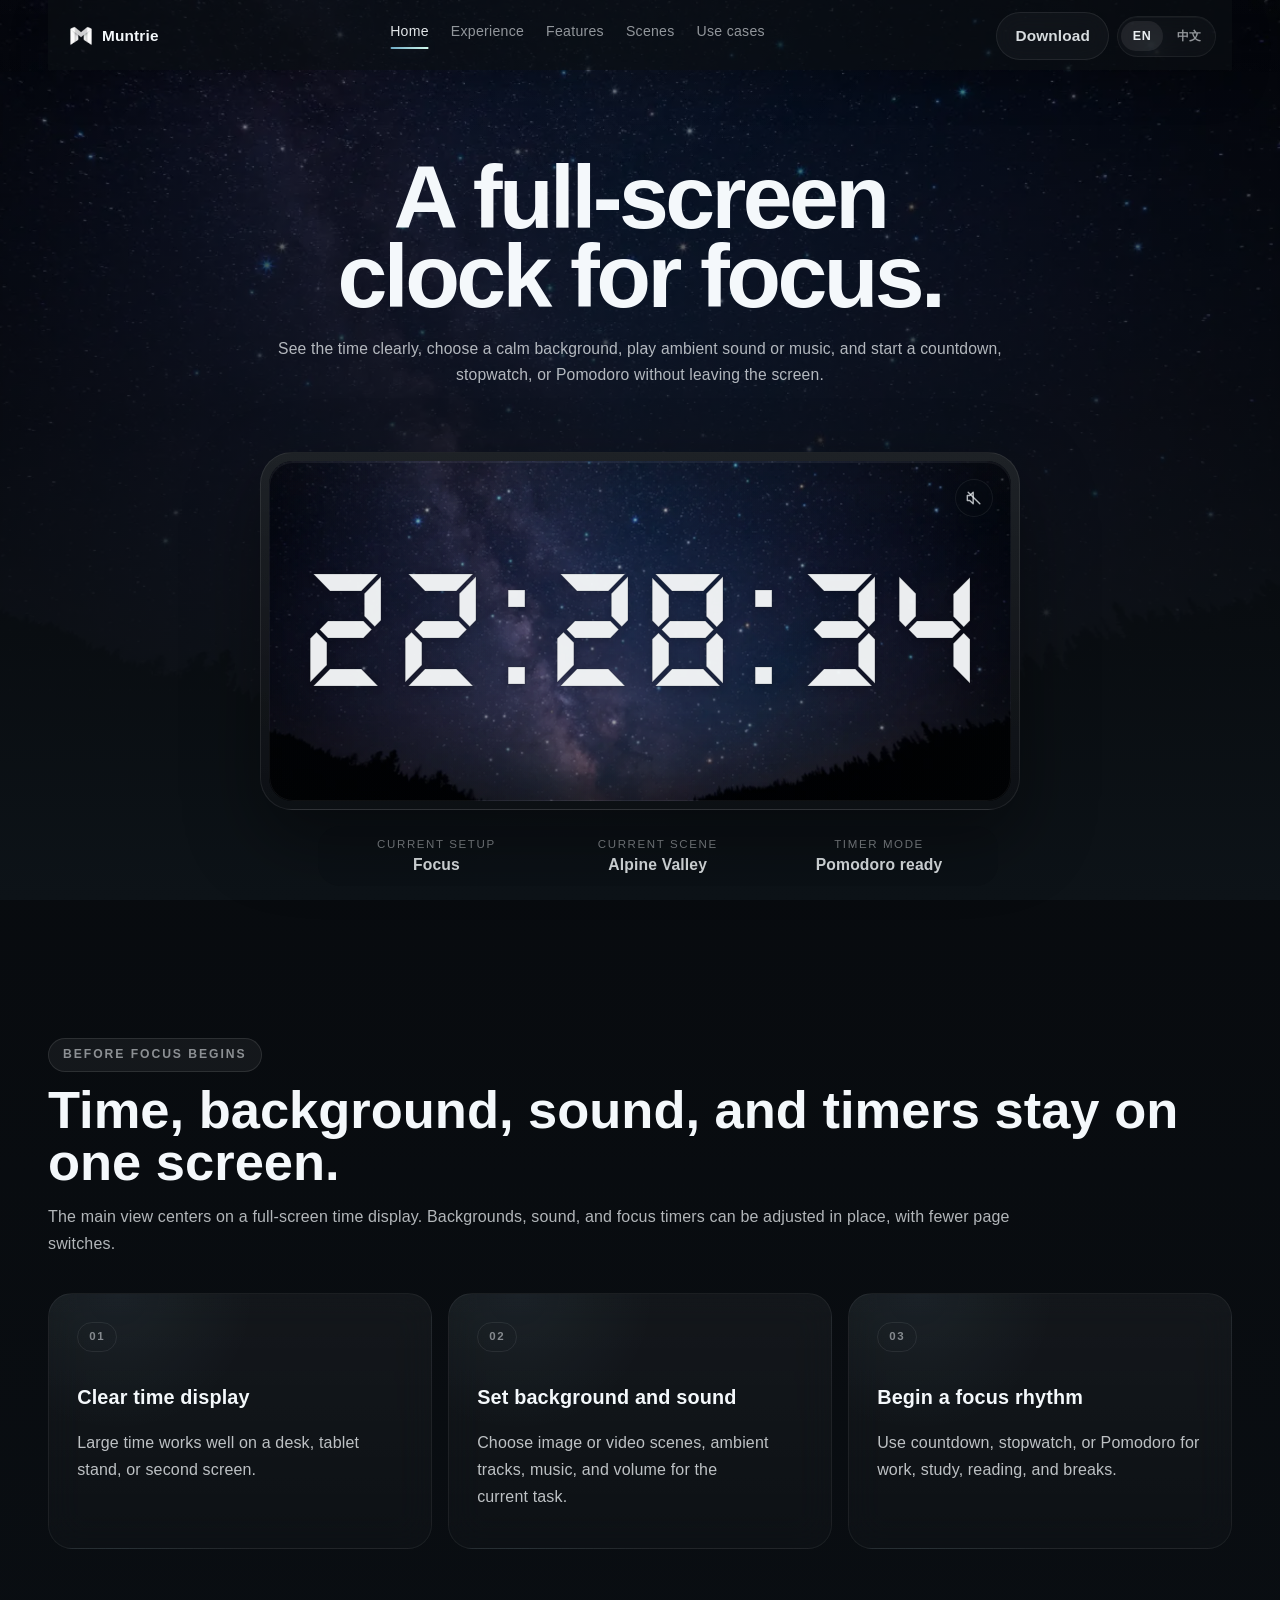
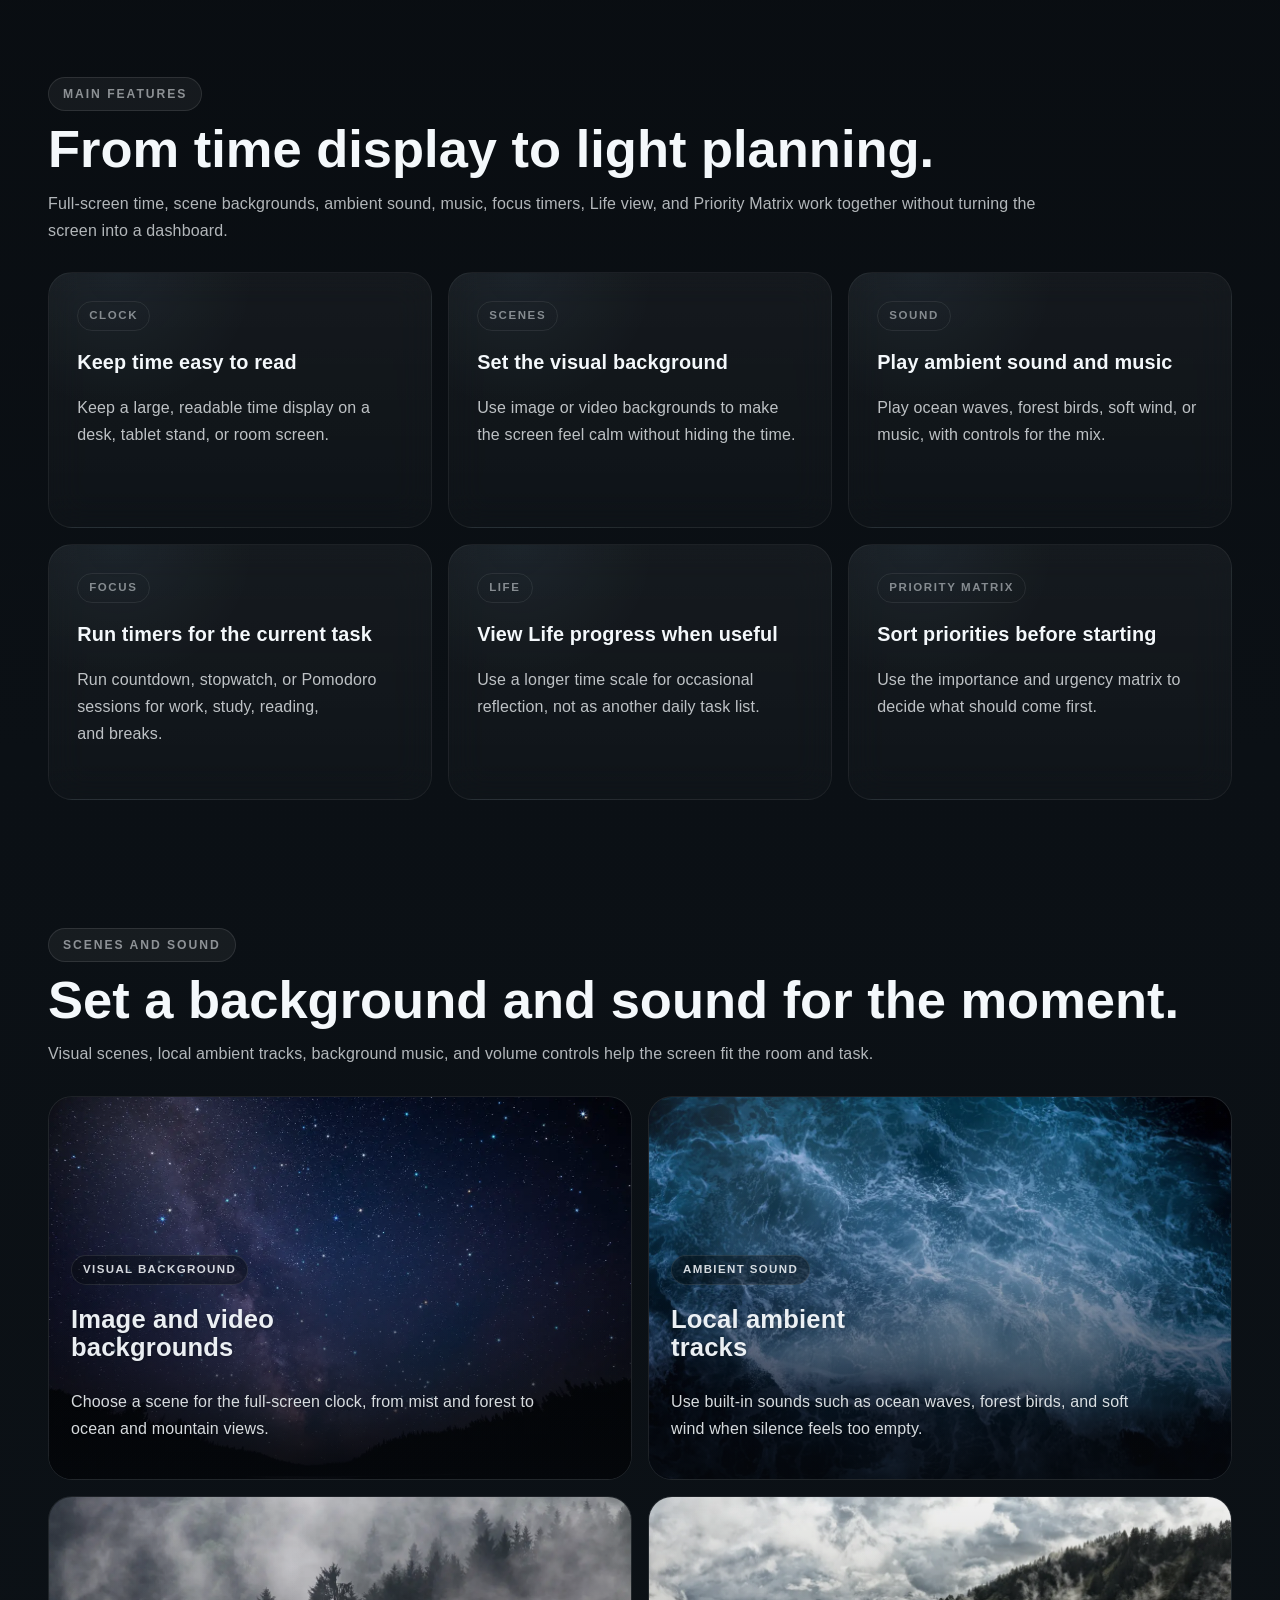
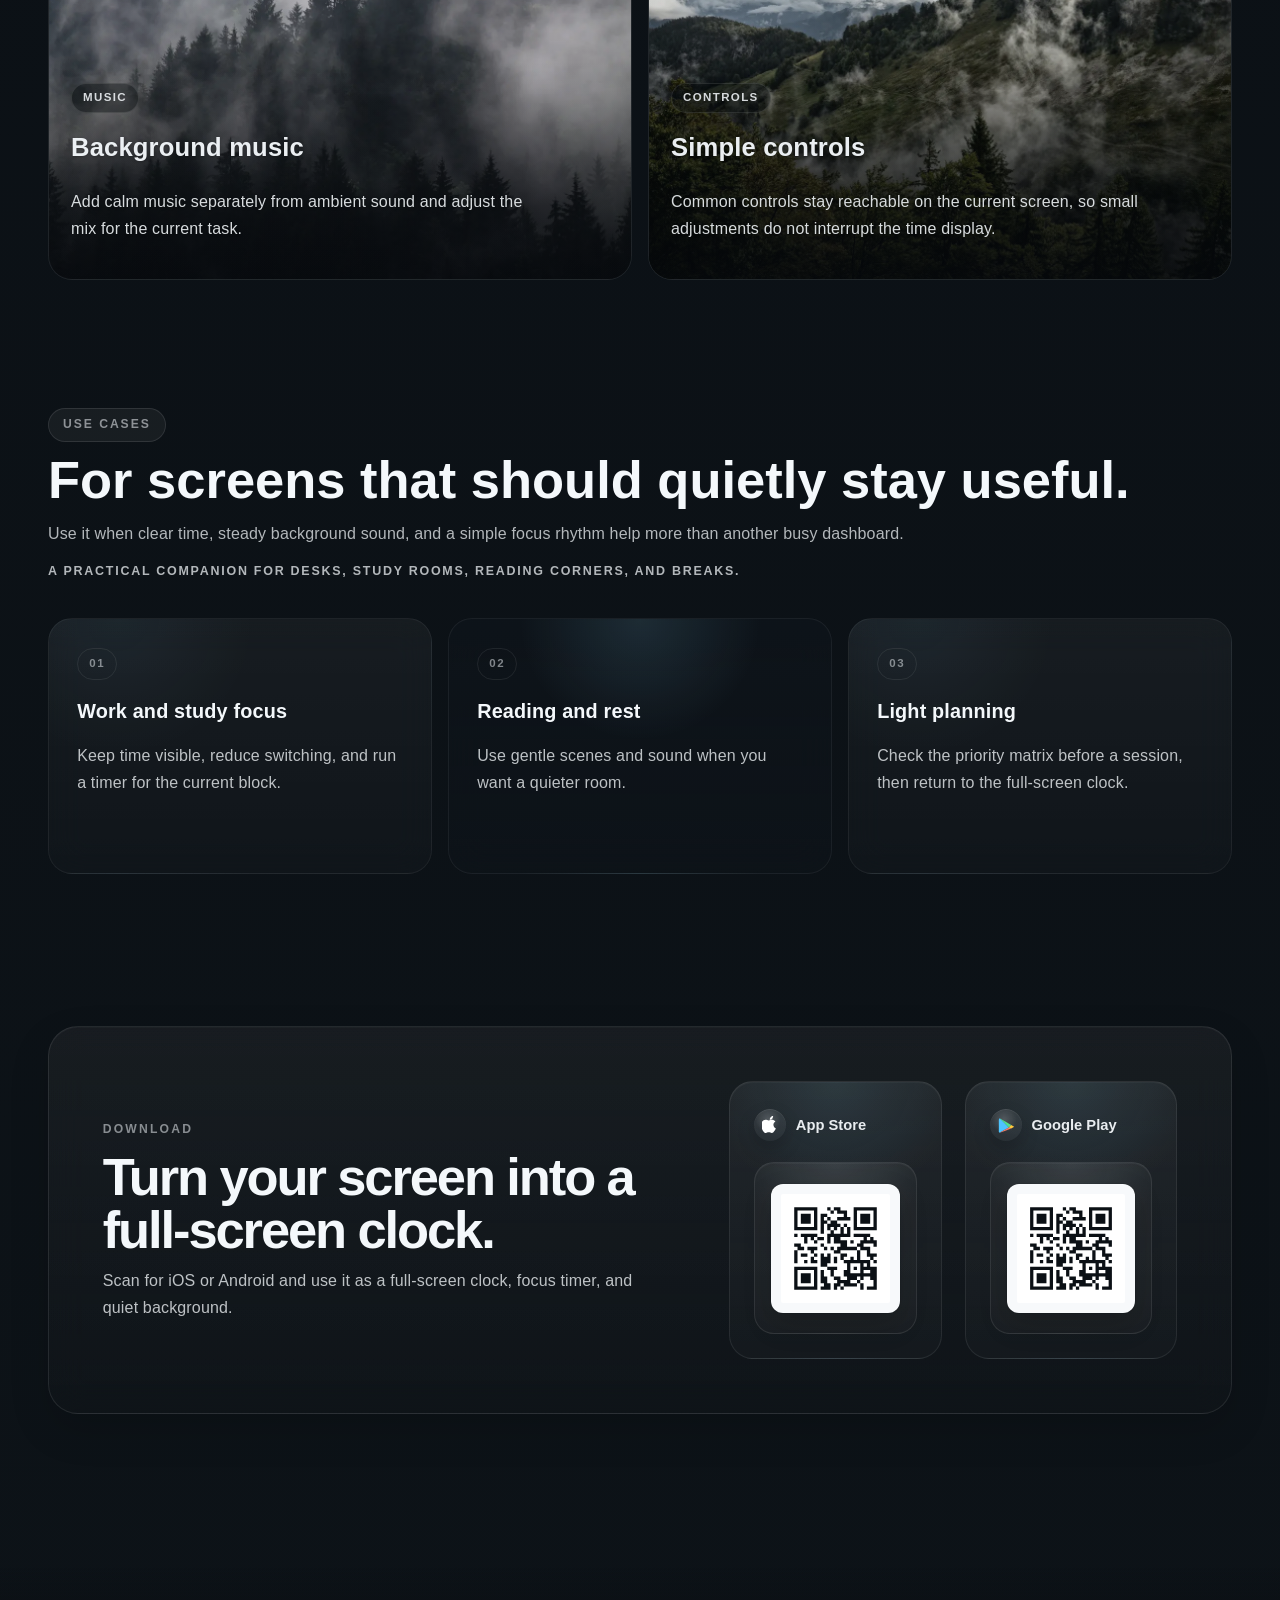
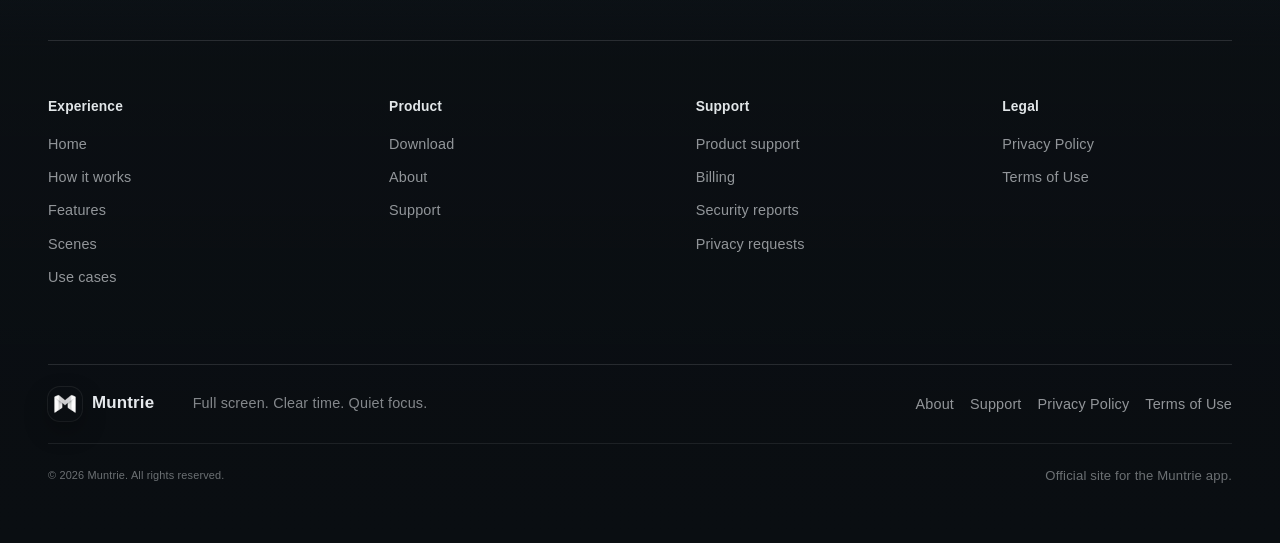
<file: index.html>
<!doctype html>
<html lang="en">
  <head>
    <meta charset="UTF-8" />
    <meta name="viewport" content="width=device-width, initial-scale=1.0" />
    <title>Muntrie | Full-Screen Clock, Focus, and Ambient Sound</title>
    <meta
      id="page-description"
      name="description"
      content="A full-screen time display with scenes, ambient sound, focus timers, Life view, and a lightweight priority matrix."
    />
    <meta name="theme-color" content="#11171d" />
    <meta id="og-title" property="og:title" content="Muntrie" />
    <meta
      id="og-description"
      property="og:description"
      content="A full-screen time display with scenes, ambient sound, focus timers, Life view, and a lightweight priority matrix."
    />
    <meta property="og:type" content="website" />
    <meta property="og:image" content="./assets/icons/brand-icon.png" />
    <meta id="og-url" property="og:url" content="" />
    <link id="canonical" rel="canonical" href="" />
    <meta name="apple-itunes-app" content="app-id=PLACEHOLDER" />
    <link rel="icon" href="./assets/icons/favicon.png" />
    <link
      rel="preload"
      href="./assets/fonts/digital.woff2"
      as="font"
      type="font/woff2"
      crossorigin
    />
    <link rel="stylesheet" href="./styles.css" />
    <link rel="stylesheet" href="./home.css" />
    <script defer src="./config.js"></script>
    <script defer src="./content.js"></script>
    <script defer src="./script.js"></script>
    <script type="application/ld+json">
    {
      "@context": "https://schema.org",
      "@graph": [
        {
          "@type": "WebSite",
          "name": "Muntrie",
          "url": "https://muntrie.app/",
          "description": "A full-screen time display with scenes, ambient sound, focus timers, Life view, and a lightweight priority matrix."
        },
        {
          "@type": "SoftwareApplication",
          "name": "Muntrie",
          "operatingSystem": "iOS, Android",
          "applicationCategory": "LifestyleApplication",
          "description": "Muntrie turns your screen into a full-screen clock with scene backgrounds, ambient sound, music, focus timers, Life view, and lightweight planning.",
          "offers": {
            "@type": "Offer",
            "price": "0",
            "priceCurrency": "USD"
          }
        }
      ]
    }
    </script>
  </head>
  <body data-page="home">
    <a class="skip-link" href="#main-content" data-i18n="common.skipToContent">Skip to content</a>
    <div class="ambient-orb ambient-orb-one"></div>
    <div class="ambient-orb ambient-orb-two"></div>
    <div class="ambient-grid" aria-hidden="true"></div>

    <header class="site-header glass">
      <a class="brand" href="#top" aria-label="Muntrie Home" data-i18n-aria-label="common.ariaHome">
        <img
          class="brand-mark"
          src="./assets/icons/brand-icon-96.webp"
          srcset="./assets/icons/brand-icon-192.webp 2x"
          alt=""
          aria-hidden="true"
          width="34"
          height="34"
        />
        <span class="brand-copy">
          <strong>Muntrie</strong>
          <small data-i18n="common.brandSubtitle">Full-screen time, focus, sound, and light planning.</small>
        </span>
      </a>

      <button
        class="nav-toggle"
        type="button"
        aria-expanded="false"
        aria-controls="site-nav"
        aria-label="Open menu"
        data-i18n-aria-label="common.ariaOpenMenu"
      >
        <span class="nav-toggle-bar"></span>
        <span class="nav-toggle-bar"></span>
        <span class="nav-toggle-bar"></span>
      </button>

      <nav
        class="site-nav"
        id="site-nav"
        aria-label="Site navigation"
        data-i18n-aria-label="common.ariaSiteNavigation"
      >
        <a href="#top" data-i18n="common.navHome">Home</a>
        <a href="#experience" data-i18n="common.navExperience">Experience</a>
        <a href="#features" data-i18n="common.navFeatures">Features</a>
        <a href="#scenes" data-i18n="common.navScenes">Scenes</a>
        <a href="#principles" data-i18n="common.navPrinciples">Use cases</a>
        <span class="nav-active-indicator" data-nav-active-indicator aria-hidden="true"></span>
        <a class="nav-drawer-cta" href="#download" data-i18n="common.headerExplore">Get the app</a>
      </nav>

      <div class="header-actions">
        <a class="header-cta" href="#download" data-i18n="common.headerExplore">Get the app</a>
        <div
          class="locale-toggle"
          role="group"
          aria-label="Language switch"
          data-i18n-aria-label="common.ariaLanguageSwitch"
        >
          <button
            class="locale-button"
            type="button"
            data-locale-choice="en"
            data-i18n="common.languageEn"
          >
            EN
          </button>
          <button
            class="locale-button"
            type="button"
            data-locale-choice="zh"
            data-i18n="common.languageZh"
          >
            中文
          </button>
        </div>
      </div>
    </header>

    <main id="main-content" class="home-main">
      <section
        class="hero section"
        id="top"
        aria-labelledby="hero-title"
        data-preview-orientation="landscape"
        data-preview-sound="off"
      >
        <div class="hero-grid">
          <div class="hero-copy" data-reveal>
            <p class="eyebrow" data-i18n="home.hero.eyebrow">Full-screen focus app</p>
            <h1 class="hero-title" id="hero-title" data-i18n="home.hero.title">
              A full-screen clock for focus.
            </h1>
            <p class="hero-lead" data-i18n="home.hero.lead">
              See the time clearly, choose a calm background, play ambient sound or music, and start
              a countdown, stopwatch, or Pomodoro without leaving the screen.
            </p>

            <div class="hero-actions">
              <a class="button button-primary" href="#download" data-i18n="home.hero.primaryCta">
                Get the app
              </a>
              <a class="button button-secondary" href="#experience" data-i18n="home.hero.secondaryCta">
                See how it works
              </a>
            </div>

            <dl class="hero-stats" data-home-hero-stats></dl>
          </div>

          <div class="hero-media" data-reveal>
            <div class="hero-preview-column">
              <div class="device-shell" data-device-shell data-preview-orientation="landscape">
                <div class="stage-preview">
                  <div class="stage-backgrounds" data-stage-backgrounds aria-hidden="true"></div>
                  <div class="stage-vignette" aria-hidden="true"></div>

                  <button
                    class="preview-sound-toggle preview-sound-toggle-overlay"
                    type="button"
                    data-preview-sound-toggle
                    aria-pressed="false"
                    aria-label="Sound off"
                  >
                    <svg class="sound-icon" viewBox="0 0 24 24" fill="none" aria-hidden="true">
                      <path
                        d="M11 5 6.9 9H4v6h2.9L11 19V5Z"
                        stroke="currentColor"
                        stroke-width="1.7"
                        stroke-linejoin="round"
                      />
                      <path
                        class="sound-wave"
                        d="M14.4 9.7c.95.67 1.42 1.44 1.42 2.3 0 .86-.47 1.63-1.42 2.3"
                        stroke="currentColor"
                        stroke-width="1.7"
                        stroke-linecap="round"
                      />
                      <path
                        class="sound-wave"
                        d="M17.05 7.35c1.64 1.28 2.45 2.83 2.45 4.65 0 1.82-.81 3.37-2.45 4.65"
                        stroke="currentColor"
                        stroke-width="1.7"
                        stroke-linecap="round"
                      />
                      <path
                        class="sound-slash"
                        d="M5 5 19 19"
                        stroke="currentColor"
                        stroke-width="1.7"
                        stroke-linecap="round"
                      />
                    </svg>
                    <span class="sr-only" data-preview-sound-label data-i18n="home.stage.soundOff">Sound off</span>
                  </button>

                  <div class="stage-center">
                    <div class="digital-time" data-live-time aria-label="10:08:42">
                      <span class="time-digit" data-time-slot="h1" aria-hidden="true">1</span>
                      <span class="time-digit" data-time-slot="h2" aria-hidden="true">0</span>
                      <span class="time-separator" aria-hidden="true">:</span>
                      <span class="time-digit" data-time-slot="m1" aria-hidden="true">0</span>
                      <span class="time-digit" data-time-slot="m2" aria-hidden="true">8</span>
                      <span class="time-separator" aria-hidden="true">:</span>
                      <span class="time-digit" data-time-slot="s1" aria-hidden="true">4</span>
                      <span class="time-digit" data-time-slot="s2" aria-hidden="true">2</span>
                    </div>
                  </div>

                  <div
                    class="stage-indicators"
                    data-stage-indicators
                    role="group"
                    aria-label="Scene selector"
                    data-i18n-aria-label="common.ariaSceneSelector"
                  ></div>
                </div>
              </div>

              <div
                class="hero-stage-meta"
                aria-label="Current focus setup"
                data-i18n-aria-label="home.stage.sessionMetaAria"
              >
                <div class="hero-stage-meta-item" data-reveal>
                  <span data-i18n="home.stage.activeSpaceLabel">Current setup</span>
                  <strong data-i18n="home.stage.activeSpaceValue">Focus</strong>
                </div>
                <div class="hero-stage-meta-item" data-reveal>
                  <span data-i18n="home.stage.currentAtmosphereLabel">Current scene</span>
                  <strong data-preview-scene-value>Misty Woodland</strong>
                </div>
                <div class="hero-stage-meta-item" data-reveal>
                  <span data-i18n="home.stage.focusModeLabel">Timer mode</span>
                  <strong data-i18n="home.stage.focusModeValue">Pomodoro ready</strong>
                </div>
              </div>

              <audio data-preview-audio-ambient loop preload="none" playsinline></audio>
              <audio data-preview-audio-music loop preload="none" playsinline></audio>
            </div>
          </div>
        </div>
      </section>

      <section class="section experience" id="experience" aria-labelledby="experience-title">
        <div class="section-shell section-shell-split">
          <div class="section-heading" data-reveal>
            <p class="eyebrow" data-i18n="home.experience.eyebrow">Before focus begins</p>
            <h2 id="experience-title" data-i18n="home.experience.title">Time, background, sound, and timers stay on one screen.</h2>
            <p data-i18n="home.experience.lead">
              The main view centers on a full-screen time display. Backgrounds, sound, and focus
              timers can be adjusted in place, with fewer page switches.
            </p>
          </div>

          <div class="section-panel section-panel-soft">
            <div class="experience-grid" data-home-experience-cards></div>
          </div>
        </div>
      </section>

      <section class="section feature-section" id="features" aria-labelledby="features-title">
        <div class="section-shell">
          <div class="section-heading" data-reveal>
            <p class="eyebrow" data-i18n="home.features.eyebrow">Main features</p>
            <h2 id="features-title" data-i18n="home.features.title">From time display to light planning.</h2>
            <p data-i18n="home.features.lead">
              Full-screen time, scene backgrounds, ambient sound, music, focus timers, Life view, and
              Priority Matrix work together without turning the screen into a dashboard.
            </p>
          </div>

          <div class="section-panel">
            <div class="feature-grid" data-home-feature-cards></div>
          </div>
        </div>
      </section>

      <section class="section scene-section" id="scenes" aria-labelledby="scenes-title">
        <div class="section-shell">
          <div class="section-heading" data-reveal>
            <p class="eyebrow" data-i18n="home.scenes.eyebrow">Scenes and sound</p>
            <h2 id="scenes-title" data-i18n="home.scenes.title">Set a background and sound for the moment.</h2>
            <p data-i18n="home.scenes.lead">
              Visual scenes, local ambient tracks, background music, and volume controls help the
              screen fit the room and task.
            </p>
          </div>

          <div class="section-panel">
            <div class="scene-grid" data-home-scene-cards></div>
          </div>
        </div>
      </section>

      <section class="section principle-section" id="principles" aria-labelledby="principles-title">
        <div class="section-shell section-shell-split">
          <div class="section-heading section-heading-principles" data-reveal>
            <p class="eyebrow" data-i18n="home.principles.eyebrow">Use cases</p>
            <h2 id="principles-title" data-i18n="home.principles.title">For screens that should quietly stay useful.</h2>
            <p data-i18n="home.principles.lead">
              Use it when clear time, steady background sound, and a simple focus rhythm help more
              than another busy dashboard.
            </p>
            <p class="section-heading-note" data-i18n="home.principles.note">
              A practical companion for desks, study rooms, reading corners, and breaks.
            </p>
          </div>

          <div class="section-panel section-panel-soft">
            <div class="principle-grid" data-home-principle-cards></div>
          </div>
        </div>
      </section>

      <section class="section closing-section" id="download" aria-labelledby="download-title">
        <div class="closing-panel glass" data-reveal>
          <div class="closing-copy">
            <p class="closing-kicker" data-i18n="home.closing.kicker">Download</p>
            <h2 id="download-title" data-i18n="home.closing.title">Turn your screen into a full-screen clock.</h2>
            <p data-i18n="home.closing.body">
              Scan for iOS or Android and use it as a full-screen clock, focus timer, and quiet
              background.
            </p>
          </div>

          <div class="closing-download-grid" data-closing-download-cards></div>
        </div>
      </section>
    </main>

    <footer class="site-footer global-footer" id="site-footer">
      <div class="global-footer-inner">
        <div class="global-footer-directory" aria-label="Footer">
          <nav class="global-footer-column" aria-labelledby="global-footer-workspace">
            <h2 id="global-footer-workspace" data-i18n="common.footerWorkspace">Experience</h2>
            <a href="#top" data-i18n="common.navHome">Home</a>
            <a href="#experience" data-i18n="common.footerExperience">How it works</a>
            <a href="#features" data-i18n="common.navFeatures">Features</a>
            <a href="#scenes" data-i18n="common.navScenes">Scenes</a>
            <a href="#principles" data-i18n="common.navPrinciples">Use cases</a>
          </nav>

          <nav class="global-footer-column" aria-labelledby="global-footer-product">
            <h2 id="global-footer-product" data-i18n="common.footerProduct">Product</h2>
            <a href="#download" data-i18n="common.headerExplore">Download</a>
            <a href="./about.html" data-i18n="common.footerAbout">About</a>
            <a href="./support.html" data-i18n="common.footerSupport">Support</a>
          </nav>

          <nav class="global-footer-column" aria-labelledby="global-footer-contact">
            <h2 id="global-footer-contact" data-i18n="common.footerContact">Support</h2>
            <a href="./support.html#support-contact" data-i18n="common.footerContactSupport">
              Product support
            </a>
            <a href="./support.html#support-contact" data-i18n="common.footerContactBilling">
              Billing
            </a>
            <a href="./support.html#support-contact" data-i18n="common.footerContactSecurity">
              Security reports
            </a>
            <a href="./privacy.html#privacy-contact" data-i18n="common.footerPrivacyRequests">
              Privacy requests
            </a>
          </nav>

          <nav class="global-footer-column" aria-labelledby="global-footer-legal">
            <h2 id="global-footer-legal" data-i18n="common.footerLegal">Legal</h2>
            <a href="./privacy.html" data-i18n="common.footerPrivacy">Privacy Policy</a>
            <a href="./terms.html" data-i18n="common.footerTerms">Terms of Use</a>
          </nav>
        </div>

        <div class="global-footer-brand-row">
          <a class="global-footer-brand" href="#top" data-i18n-aria-label="common.ariaHome">
            <img
              src="./assets/icons/brand-icon-96.webp"
          srcset="./assets/icons/brand-icon-192.webp 2x"
              alt=""
              aria-hidden="true"
              width="34"
              height="34"
            />
            <span>Muntrie</span>
          </a>
          <p data-i18n="common.footerTagline">Full screen. Low noise. Built for flow.</p>
          <nav class="global-footer-utility-links" aria-label="Footer utility">
            <a href="./about.html" data-i18n="common.footerAbout">About</a>
            <a href="./support.html" data-i18n="common.footerSupport">Support</a>
            <a href="./privacy.html" data-i18n="common.footerPrivacy">Privacy Policy</a>
            <a href="./terms.html" data-i18n="common.footerTerms">Terms of Use</a>
          </nav>
        </div>

        <div class="global-footer-bottom">
          <small>
            © <span data-current-year></span> Muntrie.
            <span data-i18n="common.footerRights">All rights reserved.</span>
          </small>
          <span data-i18n="common.footerOperator">Official site for the Muntrie app.</span>
        </div>
      </div>
    </footer>
  </body>
</html>
</file>
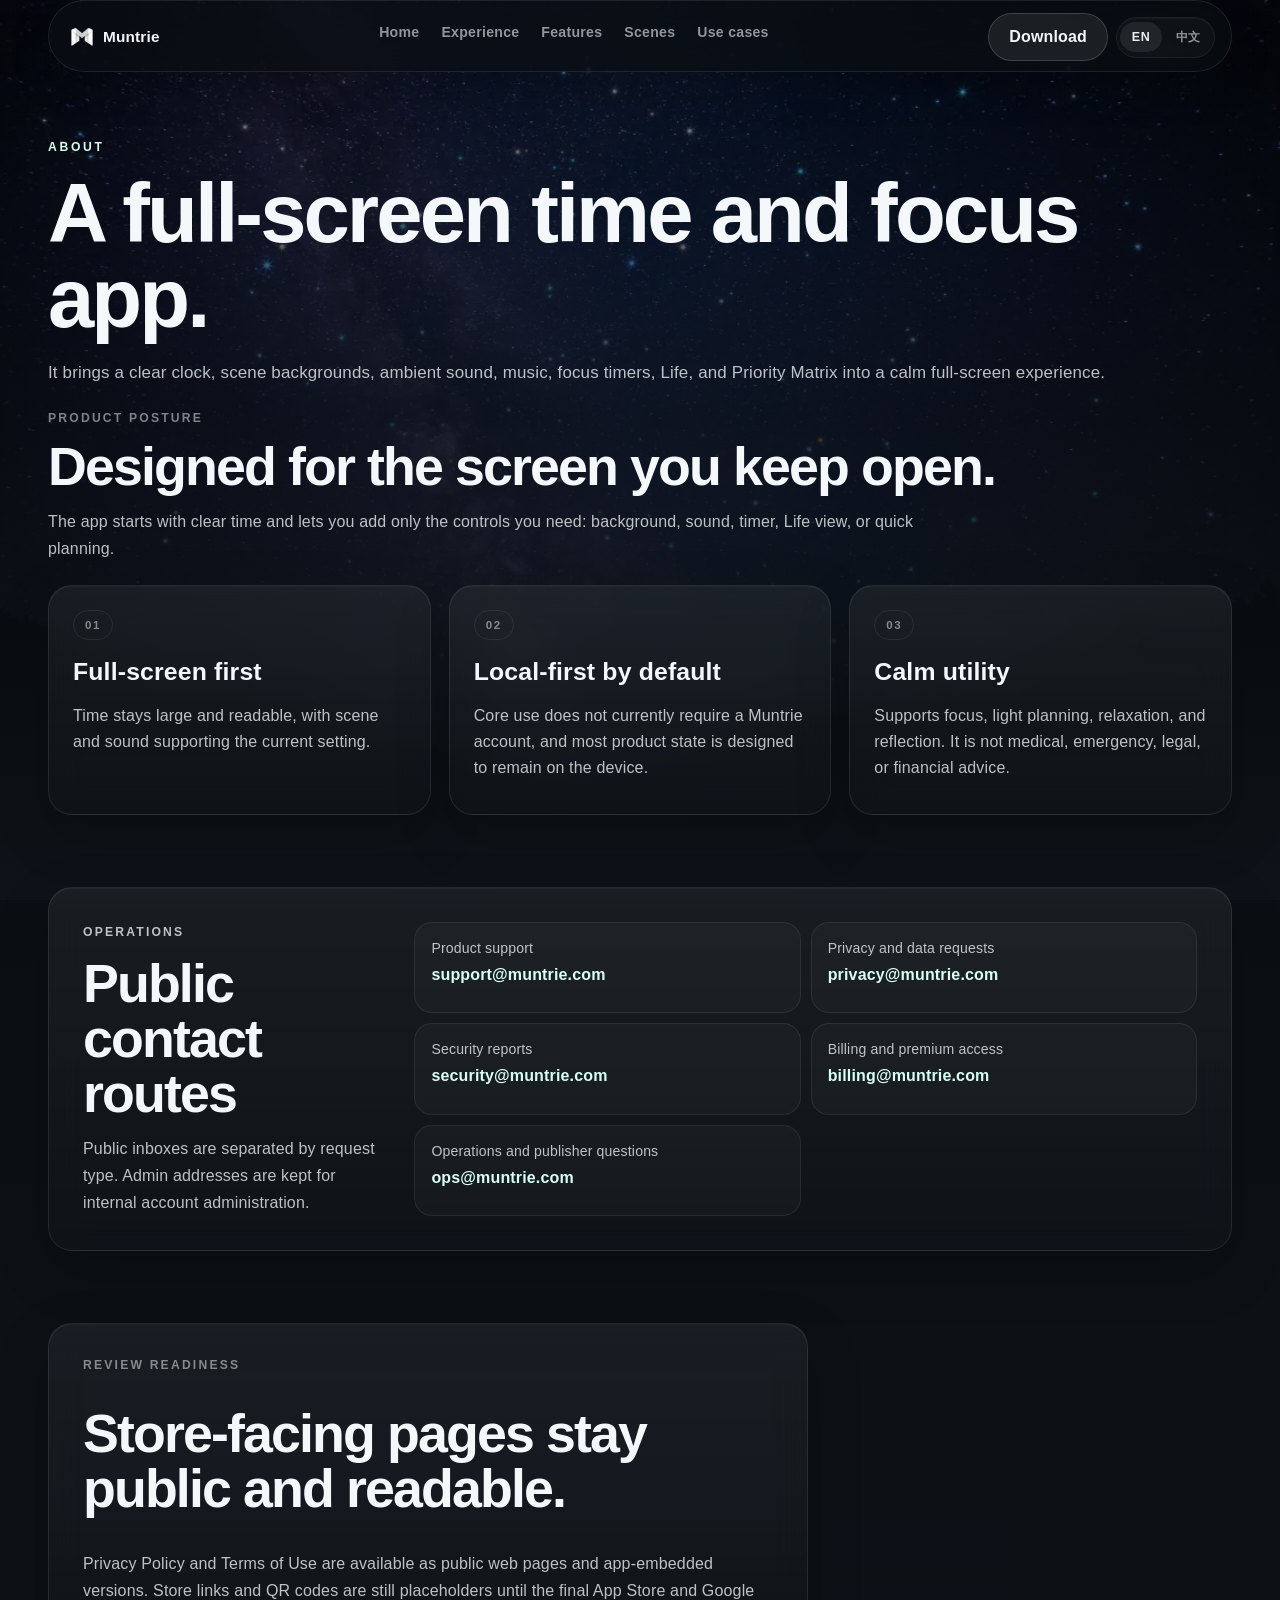
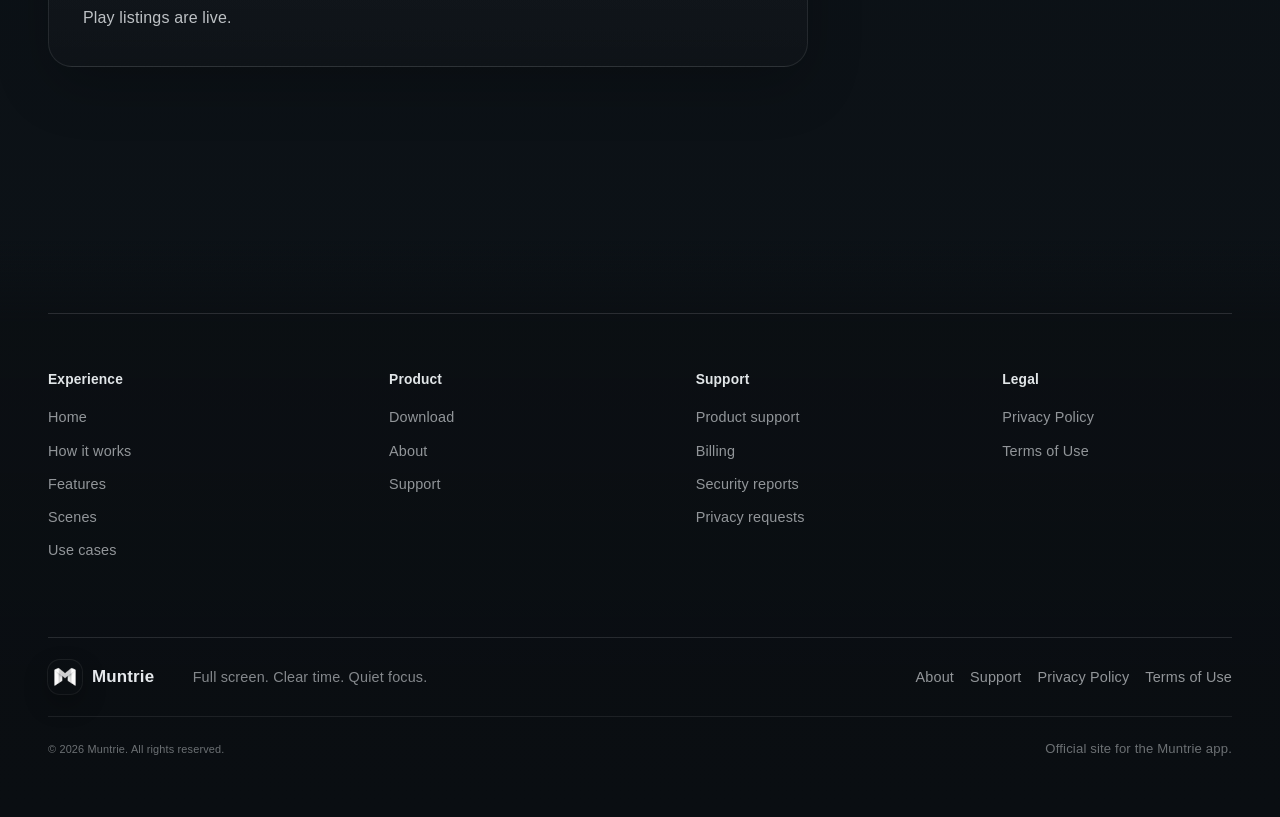
<file: about.html>
<!doctype html>
<html lang="en">
  <head>
    <meta charset="UTF-8" />
    <meta name="viewport" content="width=device-width, initial-scale=1.0" />
    <title>Muntrie | About</title>
    <meta
      id="page-description"
      name="description"
      content="About Muntrie, its product principles, operating posture, and contact channels."
    />
    <meta name="theme-color" content="#11171d" />
    <meta id="og-title" property="og:title" content="Muntrie | About" />
    <meta
      id="og-description"
      property="og:description"
      content="About Muntrie, its product principles, operating posture, and contact channels."
    />
    <meta property="og:type" content="website" />
    <meta property="og:image" content="./assets/icons/brand-icon.png" />
    <meta id="og-url" property="og:url" content="" />
    <link id="canonical" rel="canonical" href="" />
    <link rel="icon" href="./assets/icons/favicon.png" />
    <link
      rel="preload"
      href="./assets/fonts/digital.woff2"
      as="font"
      type="font/woff2"
      crossorigin
    />
    <link rel="stylesheet" href="./styles.css" />
    <script defer src="./config.js"></script>
    <script defer src="./content.js"></script>
    <script defer src="./script.js"></script>
  </head>
  <body data-page="about" class="about-page legal-page">
    <a class="skip-link" href="#main-content" data-i18n="common.skipToContent">Skip to content</a>
    <div class="ambient-orb ambient-orb-one"></div>
    <div class="ambient-orb ambient-orb-two"></div>
    <div class="ambient-grid" aria-hidden="true"></div>

    <header class="site-header glass">
      <a
        class="brand"
        href="./index.html"
        aria-label="Muntrie Home"
        data-i18n-aria-label="common.ariaHome"
      >
        <img
          class="brand-mark"
          src="./assets/icons/brand-icon-96.webp"
          srcset="./assets/icons/brand-icon-192.webp 2x"
          alt=""
          aria-hidden="true"
          width="34"
          height="34"
        />
        <span class="brand-copy">
          <strong>Muntrie</strong>
          <small data-i18n="common.brandSubtitle">Full-screen time, focus, sound, and light planning.</small>
        </span>
      </a>

      <button
        class="nav-toggle"
        type="button"
        aria-expanded="false"
        aria-controls="site-nav"
        aria-label="Open menu"
        data-i18n-aria-label="common.ariaOpenMenu"
      >
        <span class="nav-toggle-bar"></span>
        <span class="nav-toggle-bar"></span>
        <span class="nav-toggle-bar"></span>
      </button>

      <nav
        class="site-nav"
        id="site-nav"
        aria-label="Site navigation"
        data-i18n-aria-label="common.ariaSiteNavigation"
      >
        <a href="./index.html#top" data-i18n="common.navHome">Home</a>
        <a href="./index.html#experience" data-i18n="common.navExperience">Experience</a>
        <a href="./index.html#features" data-i18n="common.navFeatures">Features</a>
        <a href="./index.html#scenes" data-i18n="common.navScenes">Scenes</a>
        <a href="./index.html#principles" data-i18n="common.navPrinciples">Use cases</a>
        <a class="nav-drawer-cta" href="./index.html#download" data-i18n="common.headerExplore">Get the app</a>
      </nav>

      <div class="header-actions">
        <a class="header-cta" href="./index.html#download" data-i18n="common.headerExplore">Get the app</a>
        <div
          class="locale-toggle"
          role="group"
          aria-label="Language switch"
          data-i18n-aria-label="common.ariaLanguageSwitch"
        >
          <button type="button" class="locale-button" data-locale-choice="en" data-i18n="common.languageEn">
            EN
          </button>
          <button type="button" class="locale-button" data-locale-choice="zh" data-i18n="common.languageZh">
            中文
          </button>
        </div>
      </div>
    </header>

    <main class="legal-main about-main" id="main-content" aria-labelledby="about-title">
      <section class="section about-hero">
        <p class="eyebrow" data-i18n="about.hero.eyebrow">About</p>
        <h1 id="about-title" data-i18n="about.hero.title">
          A full-screen time and focus app.
        </h1>
        <p class="legal-intro" data-i18n="about.hero.intro">
          It brings a clear clock, scene backgrounds, ambient sound, music, focus timers, Life, and
          Priority Matrix into a calm full-screen experience.
        </p>
      </section>

      <section class="section about-product-section" aria-labelledby="about-product-title">
        <div class="about-product-copy">
          <p class="legal-outline-label" data-i18n="about.product.eyebrow">Product posture</p>
          <h2 id="about-product-title" data-i18n="about.product.title">Designed for the screen you keep open.</h2>
          <p data-i18n="about.product.body">
            The app starts with clear time and lets you add only the controls you need: background,
            sound, timer, Life view, or quick planning.
          </p>
        </div>

        <div class="about-card-grid">
          <article class="about-card glass">
            <span class="about-card-index">01</span>
            <h3 data-i18n="about.cards.stage.title">Full-screen first</h3>
            <p data-i18n="about.cards.stage.body">
              Time stays large and readable, with scene and sound supporting the current setting.
            </p>
          </article>
          <article class="about-card glass">
            <span class="about-card-index">02</span>
            <h3 data-i18n="about.cards.local.title">Local-first by default</h3>
            <p data-i18n="about.cards.local.body">
              Core use does not currently require a Muntrie account, and most product state is designed to remain on the device.
            </p>
          </article>
          <article class="about-card glass">
            <span class="about-card-index">03</span>
            <h3 data-i18n="about.cards.boundary.title">Calm utility</h3>
            <p data-i18n="about.cards.boundary.body">
              Supports focus, light planning, relaxation, and reflection. It is not medical, emergency, legal, or financial advice.
            </p>
          </article>
        </div>
      </section>

      <section class="section about-contact-section" id="contact" aria-labelledby="about-contact-title">
        <div class="about-contact-panel glass">
          <div class="about-contact-copy">
            <p class="legal-outline-label" data-i18n="about.operations.eyebrow">Operations</p>
            <h2 id="about-contact-title" data-i18n="about.operations.title">Public contact routes</h2>
            <p data-i18n="about.operations.body">
              Public inboxes are separated by request type. Admin addresses are kept for internal account
              administration.
            </p>
          </div>

          <div class="about-contact-list">
            <article>
              <span data-i18n="about.contact.support">Product support</span>
              <a data-config-email="support" data-config-email-value href="mailto:support@muntrie.com">support@muntrie.com</a>
            </article>
            <article>
              <span data-i18n="about.contact.privacy">Privacy and data requests</span>
              <a data-config-email="privacy" data-config-email-value href="mailto:privacy@muntrie.com">privacy@muntrie.com</a>
            </article>
            <article>
              <span data-i18n="about.contact.security">Security reports</span>
              <a data-config-email="security" data-config-email-value href="mailto:security@muntrie.com">security@muntrie.com</a>
            </article>
            <article>
              <span data-i18n="about.contact.billing">Billing and premium access</span>
              <a data-config-email="billing" data-config-email-value href="mailto:billing@muntrie.com">billing@muntrie.com</a>
            </article>
            <article>
              <span data-i18n="about.contact.operations">Operations and publisher questions</span>
              <a data-config-email="operations" data-config-email-value href="mailto:ops@muntrie.com">ops@muntrie.com</a>
            </article>
          </div>
        </div>
      </section>

      <section class="section about-compliance-section" aria-labelledby="about-compliance-title">
        <div class="about-compliance-panel glass">
          <p class="legal-outline-label" data-i18n="about.compliance.eyebrow">Review readiness</p>
          <h2 id="about-compliance-title" data-i18n="about.compliance.title">
            Store-facing pages stay public and readable.
          </h2>
          <p data-i18n="about.compliance.body">
            Privacy Policy and Terms of Use are available as public web pages and app-embedded versions.
            Store links and QR codes are still placeholders until the final App Store and Google Play listings are live.
          </p>
        </div>
      </section>
    </main>

    <footer class="site-footer global-footer" id="site-footer">
      <div class="global-footer-inner">
        <div class="global-footer-directory" aria-label="Footer">
          <nav class="global-footer-column" aria-labelledby="global-footer-workspace">
            <h2 id="global-footer-workspace" data-i18n="common.footerWorkspace">Experience</h2>
            <a href="./index.html#top" data-i18n="common.navHome">Home</a>
            <a href="./index.html#experience" data-i18n="common.footerExperience">How it works</a>
            <a href="./index.html#features" data-i18n="common.navFeatures">Features</a>
            <a href="./index.html#scenes" data-i18n="common.navScenes">Scenes</a>
            <a href="./index.html#principles" data-i18n="common.navPrinciples">Use cases</a>
          </nav>

          <nav class="global-footer-column" aria-labelledby="global-footer-product">
            <h2 id="global-footer-product" data-i18n="common.footerProduct">Product</h2>
            <a href="./index.html#download" data-i18n="common.headerExplore">Download</a>
            <a href="./about.html" data-i18n="common.footerAbout">About</a>
            <a href="./support.html" data-i18n="common.footerSupport">Support</a>
          </nav>

          <nav class="global-footer-column" aria-labelledby="global-footer-contact">
            <h2 id="global-footer-contact" data-i18n="common.footerContact">Support</h2>
            <a href="./support.html#support-contact" data-i18n="common.footerContactSupport">
              Product support
            </a>
            <a href="./support.html#support-contact" data-i18n="common.footerContactBilling">
              Billing
            </a>
            <a href="./support.html#support-contact" data-i18n="common.footerContactSecurity">
              Security reports
            </a>
            <a href="./privacy.html#privacy-contact" data-i18n="common.footerPrivacyRequests">
              Privacy requests
            </a>
          </nav>

          <nav class="global-footer-column" aria-labelledby="global-footer-legal">
            <h2 id="global-footer-legal" data-i18n="common.footerLegal">Legal</h2>
            <a href="./privacy.html" data-i18n="common.footerPrivacy">Privacy Policy</a>
            <a href="./terms.html" data-i18n="common.footerTerms">Terms of Use</a>
          </nav>
        </div>

        <div class="global-footer-brand-row">
          <a class="global-footer-brand" href="./index.html#top" data-i18n-aria-label="common.ariaHome">
            <img
              src="./assets/icons/brand-icon-96.webp"
          srcset="./assets/icons/brand-icon-192.webp 2x"
              alt=""
              aria-hidden="true"
              width="34"
              height="34"
            />
            <span>Muntrie</span>
          </a>
          <p data-i18n="common.footerTagline">Full screen. Low noise. Built for flow.</p>
          <nav class="global-footer-utility-links" aria-label="Footer utility">
            <a href="./about.html" data-i18n="common.footerAbout">About</a>
            <a href="./support.html" data-i18n="common.footerSupport">Support</a>
            <a href="./privacy.html" data-i18n="common.footerPrivacy">Privacy Policy</a>
            <a href="./terms.html" data-i18n="common.footerTerms">Terms of Use</a>
          </nav>
        </div>

        <div class="global-footer-bottom">
          <small>
            © <span data-current-year></span> Muntrie.
            <span data-i18n="common.footerRights">All rights reserved.</span>
          </small>
          <span data-i18n="common.footerOperator">Official site for the Muntrie app.</span>
        </div>
      </div>
    </footer>
  </body>
</html>
</file>
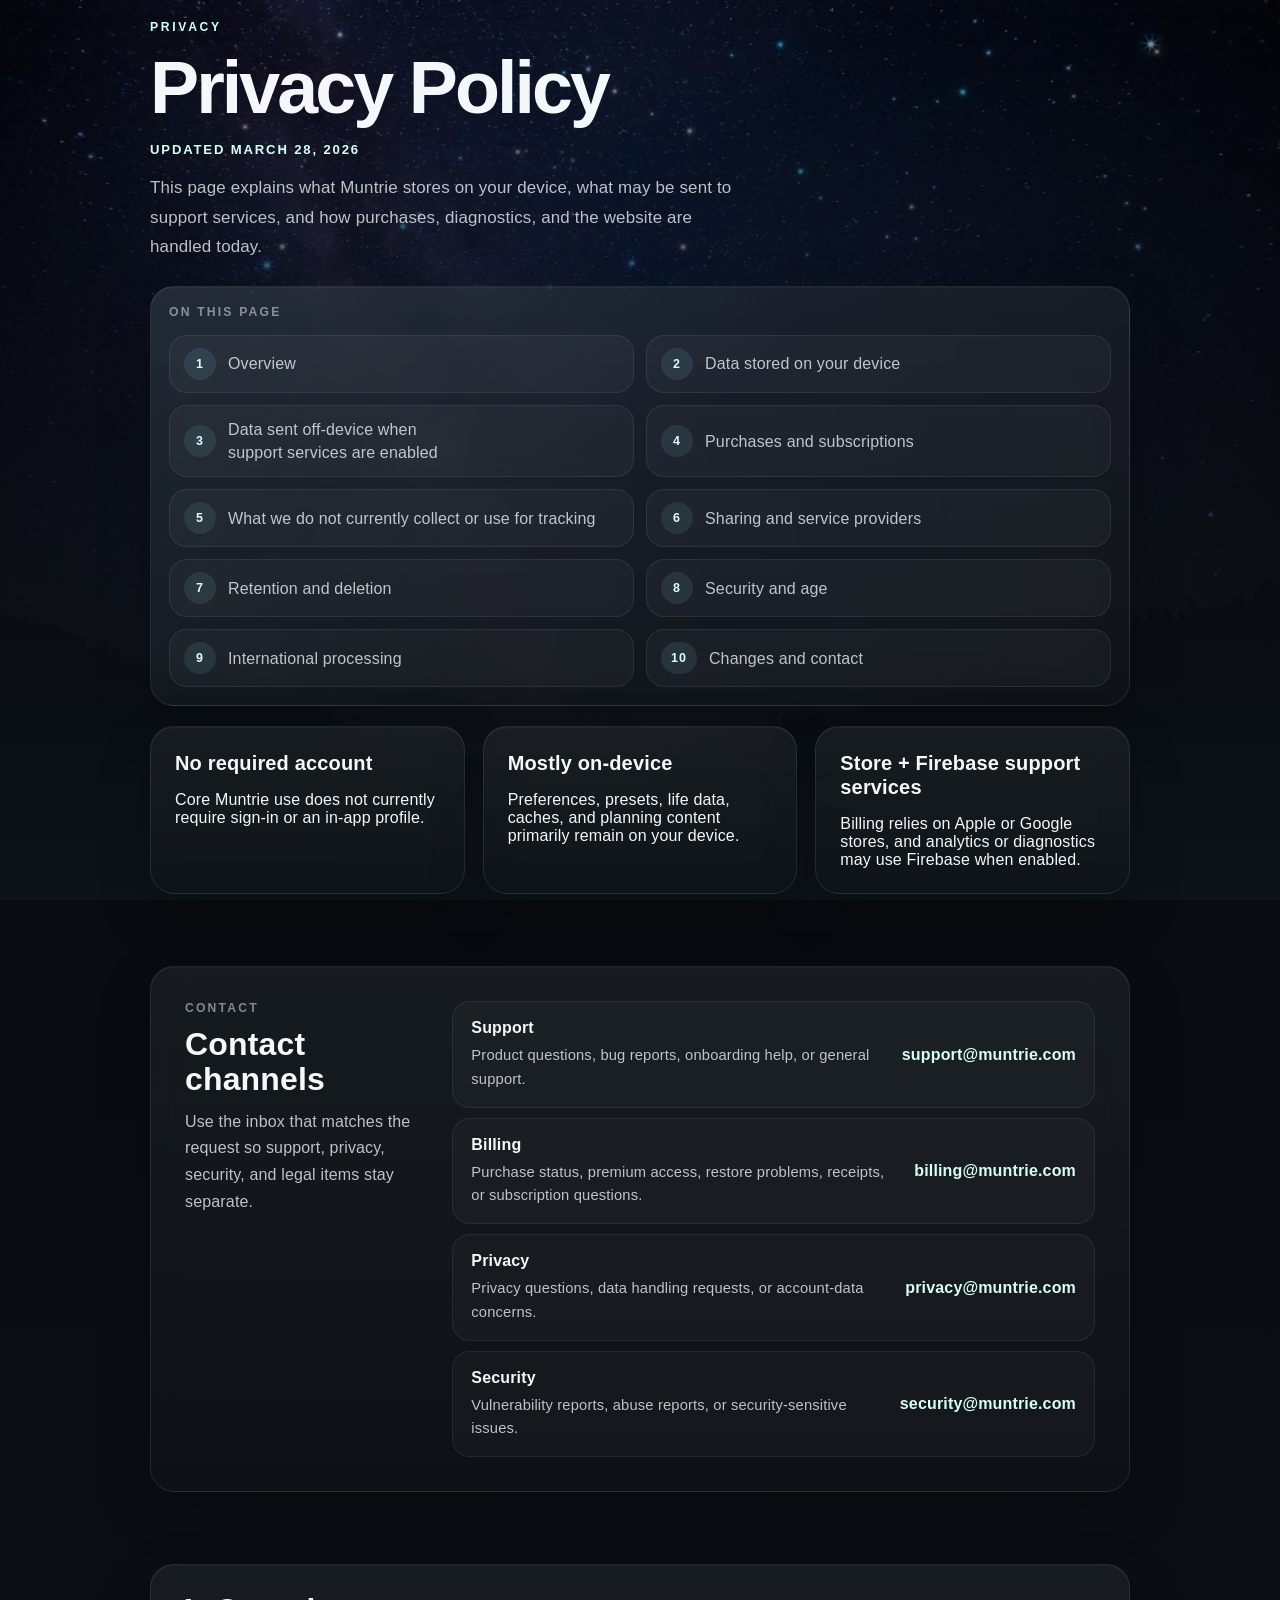
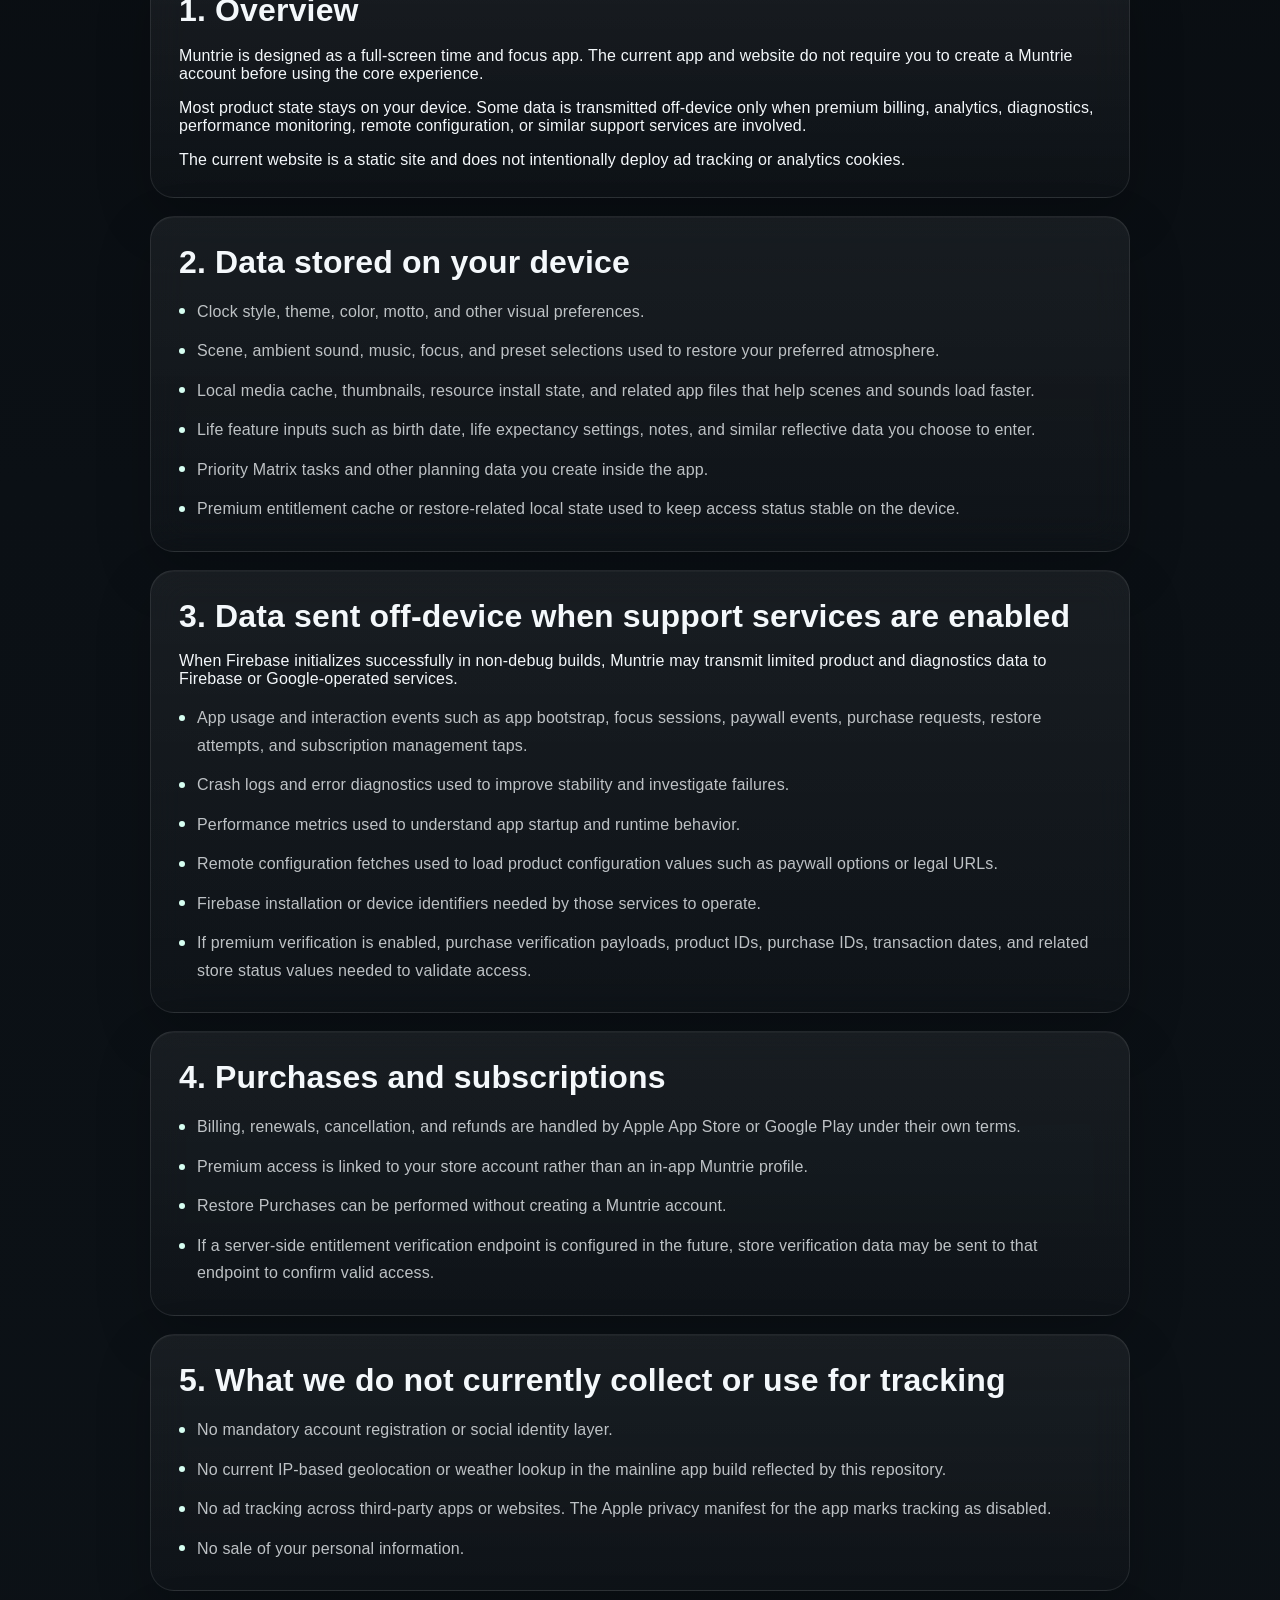
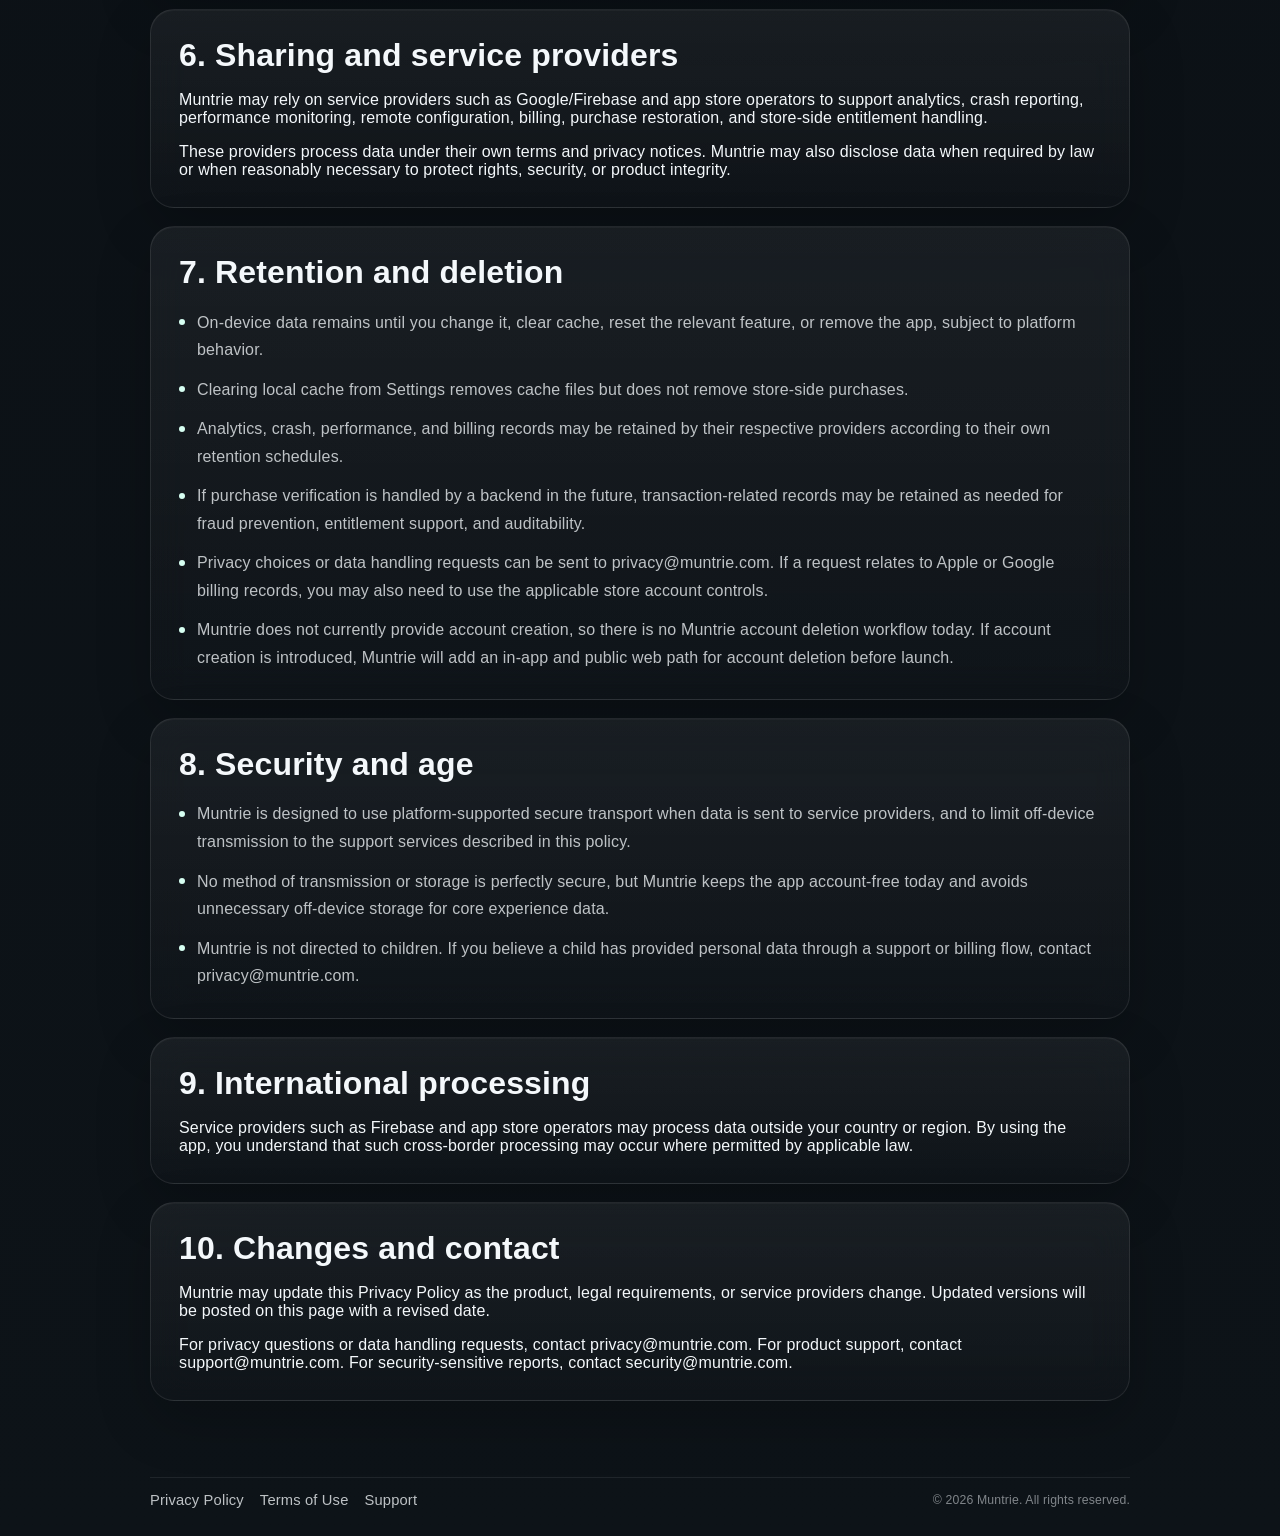
<file: privacy-embedded.html>
<!doctype html>
<html lang="en">
  <head>
    <meta charset="UTF-8" />
    <meta name="viewport" content="width=device-width, initial-scale=1.0" />
    <title>Muntrie | Privacy Policy</title>
    <meta
      id="page-description"
      name="description"
      content="Privacy Policy for Muntrie, including app storage, premium purchase handling, and Firebase-based analytics and diagnostics."
    />
    <meta name="theme-color" content="#11171d" />
    <meta id="og-title" property="og:title" content="Muntrie | Privacy Policy" />
    <meta
      id="og-description"
      property="og:description"
      content="How Muntrie handles on-device data, premium purchases, and diagnostics."
    />
    <meta property="og:type" content="website" />
    <meta property="og:image" content="./assets/icons/brand-icon.png" />
    <meta id="og-url" property="og:url" content="" />
    <link id="canonical" rel="canonical" href="" />
    <link rel="icon" href="./assets/icons/favicon.png" />
    <link
      rel="preload"
      href="./assets/fonts/digital.woff2"
      as="font"
      type="font/woff2"
      crossorigin
    />
    <link rel="stylesheet" href="./styles.css" />
    <script defer src="./config.js"></script>
    <script defer src="./content.js"></script>
    <script defer src="./script.js"></script>
  </head>
  <body data-page="privacy" class="legal-page app-embedded">
    <a class="skip-link" href="#main-content" data-i18n="common.skipToContent">Skip to content</a>
    <div class="ambient-orb ambient-orb-one"></div>
    <div class="ambient-orb ambient-orb-two"></div>
    <div class="ambient-grid" aria-hidden="true"></div>

    <main class="legal-main" id="main-content" aria-labelledby="privacy-title">
      <section class="section legal-hero">
        <p class="eyebrow" data-i18n="privacy.hero.eyebrow">Privacy</p>
        <h1 id="privacy-title" data-i18n="privacy.hero.title">Privacy Policy</h1>
        <p class="legal-updated" data-i18n="privacy.hero.updated">Updated March 28, 2026</p>
        <p class="legal-intro" data-i18n="privacy.hero.intro">
          This page explains what Muntrie stores on your device, what may be sent to support
          services, and how purchases, diagnostics, and the website are handled today.
        </p>
      </section>

      <section class="section legal-outline" aria-labelledby="legal-outline-title">
        <div class="legal-outline-shell glass" data-reveal>
          <p class="legal-outline-label" id="legal-outline-title" data-i18n="common.legalOnThisPage">
            On this page
          </p>
          <nav
            class="legal-outline-nav"
            data-legal-section-nav
            aria-labelledby="legal-outline-title"
          ></nav>
        </div>
      </section>

      <section class="section legal-summary-shell" aria-labelledby="legal-summary-title">
        <h2 class="sr-only" id="legal-summary-title" data-i18n="common.legalSummaryTitle">
          Summary highlights
        </h2>
        <div class="legal-summary-grid" data-legal-summary></div>
      </section>

      <section class="section legal-contact-shell" aria-labelledby="legal-contact-title">
        <h2 class="sr-only" id="legal-contact-title" data-i18n="common.legalContactTitle">
          Contact
        </h2>
        <div class="legal-contact-grid" data-legal-contact></div>
      </section>

      <section class="section legal-section-shell" aria-labelledby="legal-sections-title">
        <h2 class="sr-only" id="legal-sections-title" data-i18n="common.legalSectionsTitle">
          Full text
        </h2>
        <div class="legal-section-list" data-legal-sections></div>
      </section>
    </main>

    <footer class="site-footer legal-footer">
      <div class="footer-brand">
        <img
          src="./assets/icons/brand-icon-96.webp"
          srcset="./assets/icons/brand-icon-192.webp 2x"
          alt=""
          aria-hidden="true"
          width="28"
          height="28"
        />
        <span>Muntrie</span>
      </div>

      <div class="footer-links">
        <a href="./privacy-embedded.html" data-i18n="common.footerPrivacy">Privacy Policy</a>
        <a href="./terms-embedded.html" data-i18n="common.footerTerms">Terms of Use</a>
        <a data-config-email="support" data-i18n="common.footerSupport">Support</a>
      </div>

      <small>
        © <span data-current-year></span> Muntrie.
        <span data-i18n="common.footerRights">All rights reserved.</span>
      </small>
    </footer>
  </body>
</html>
</file>
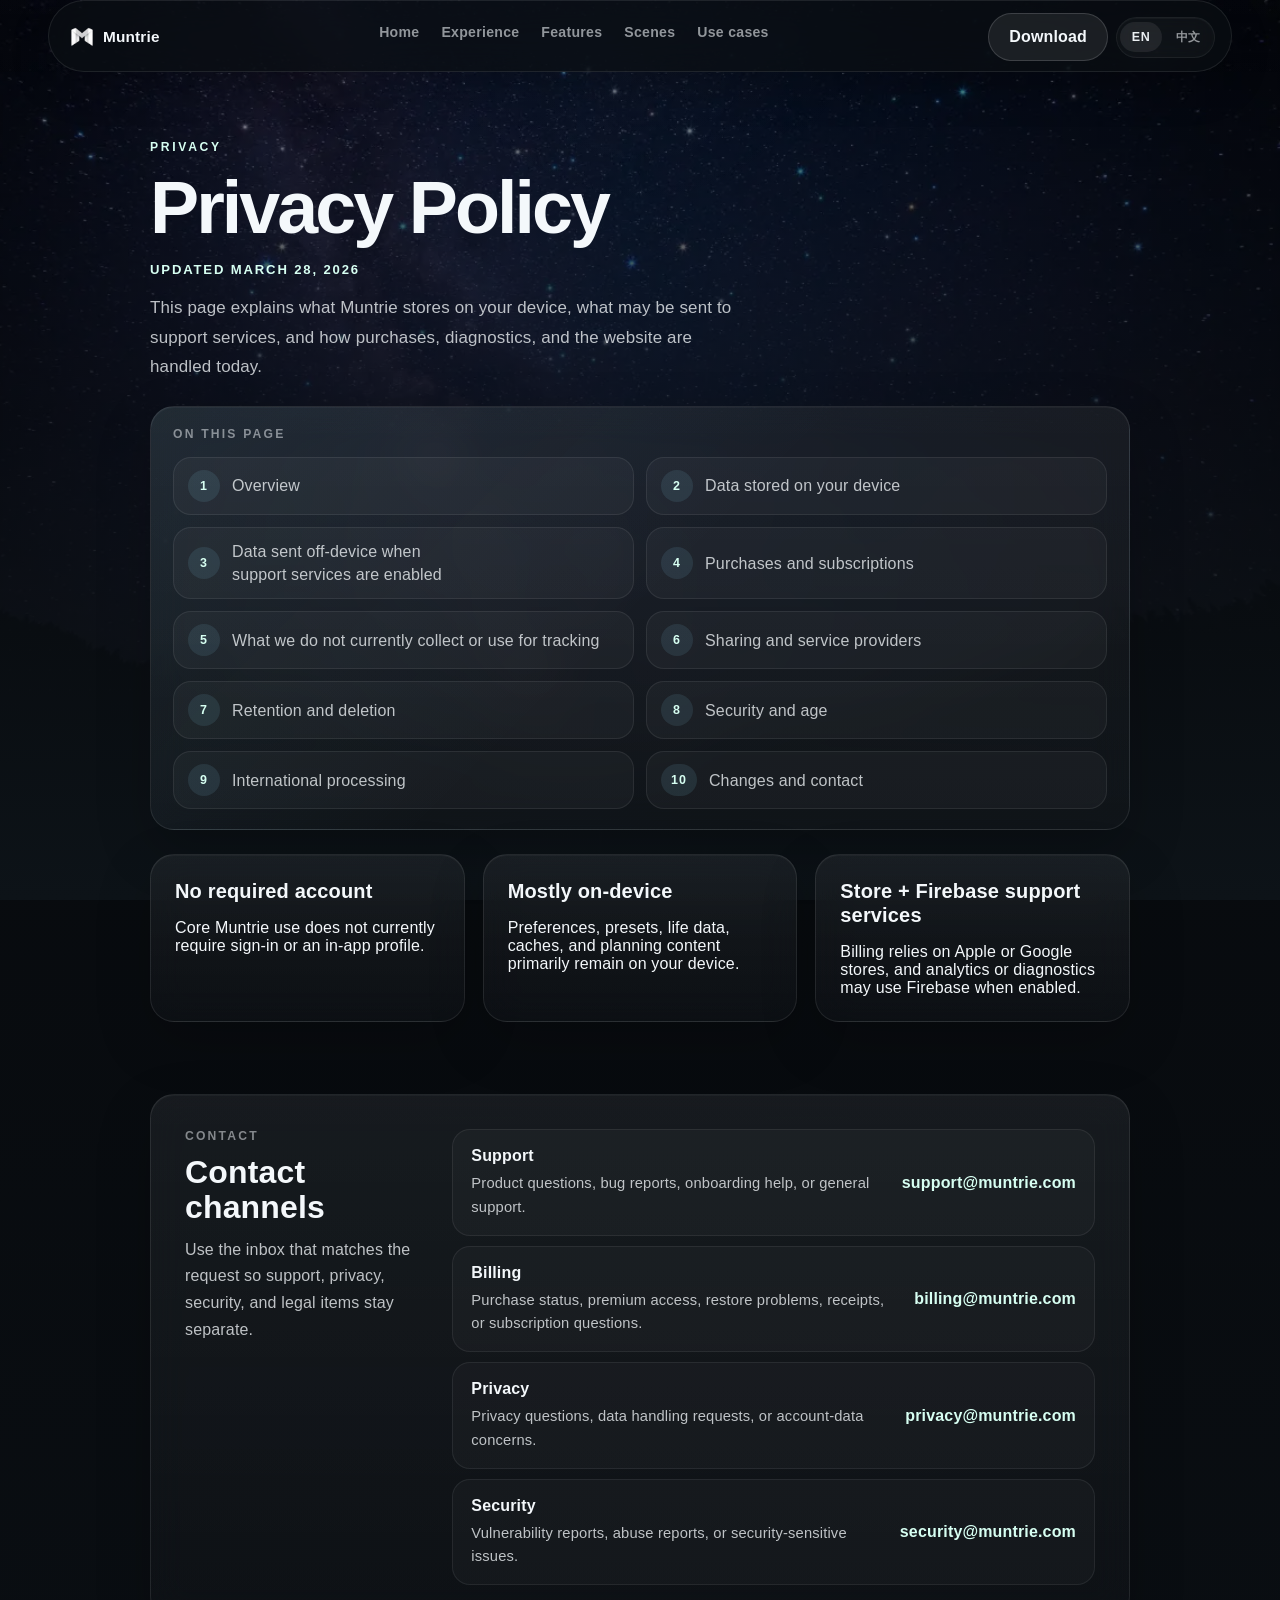
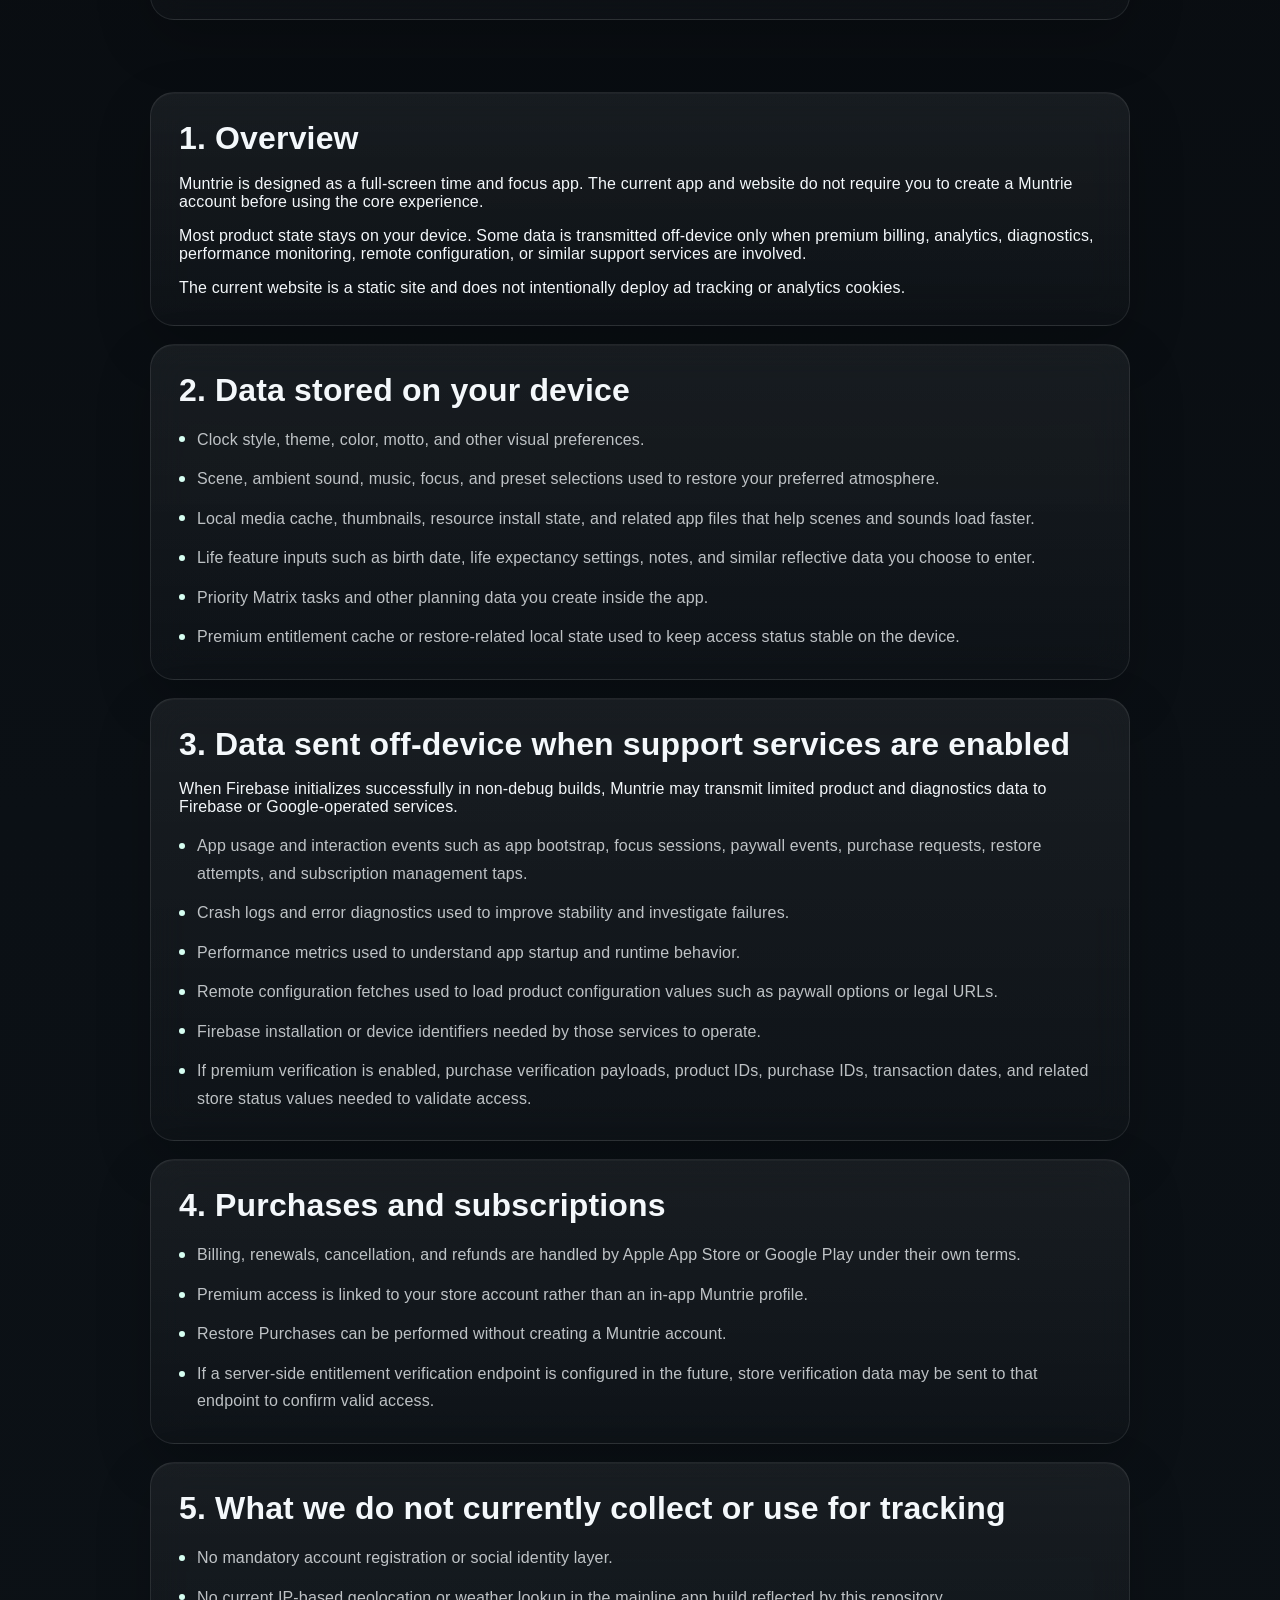
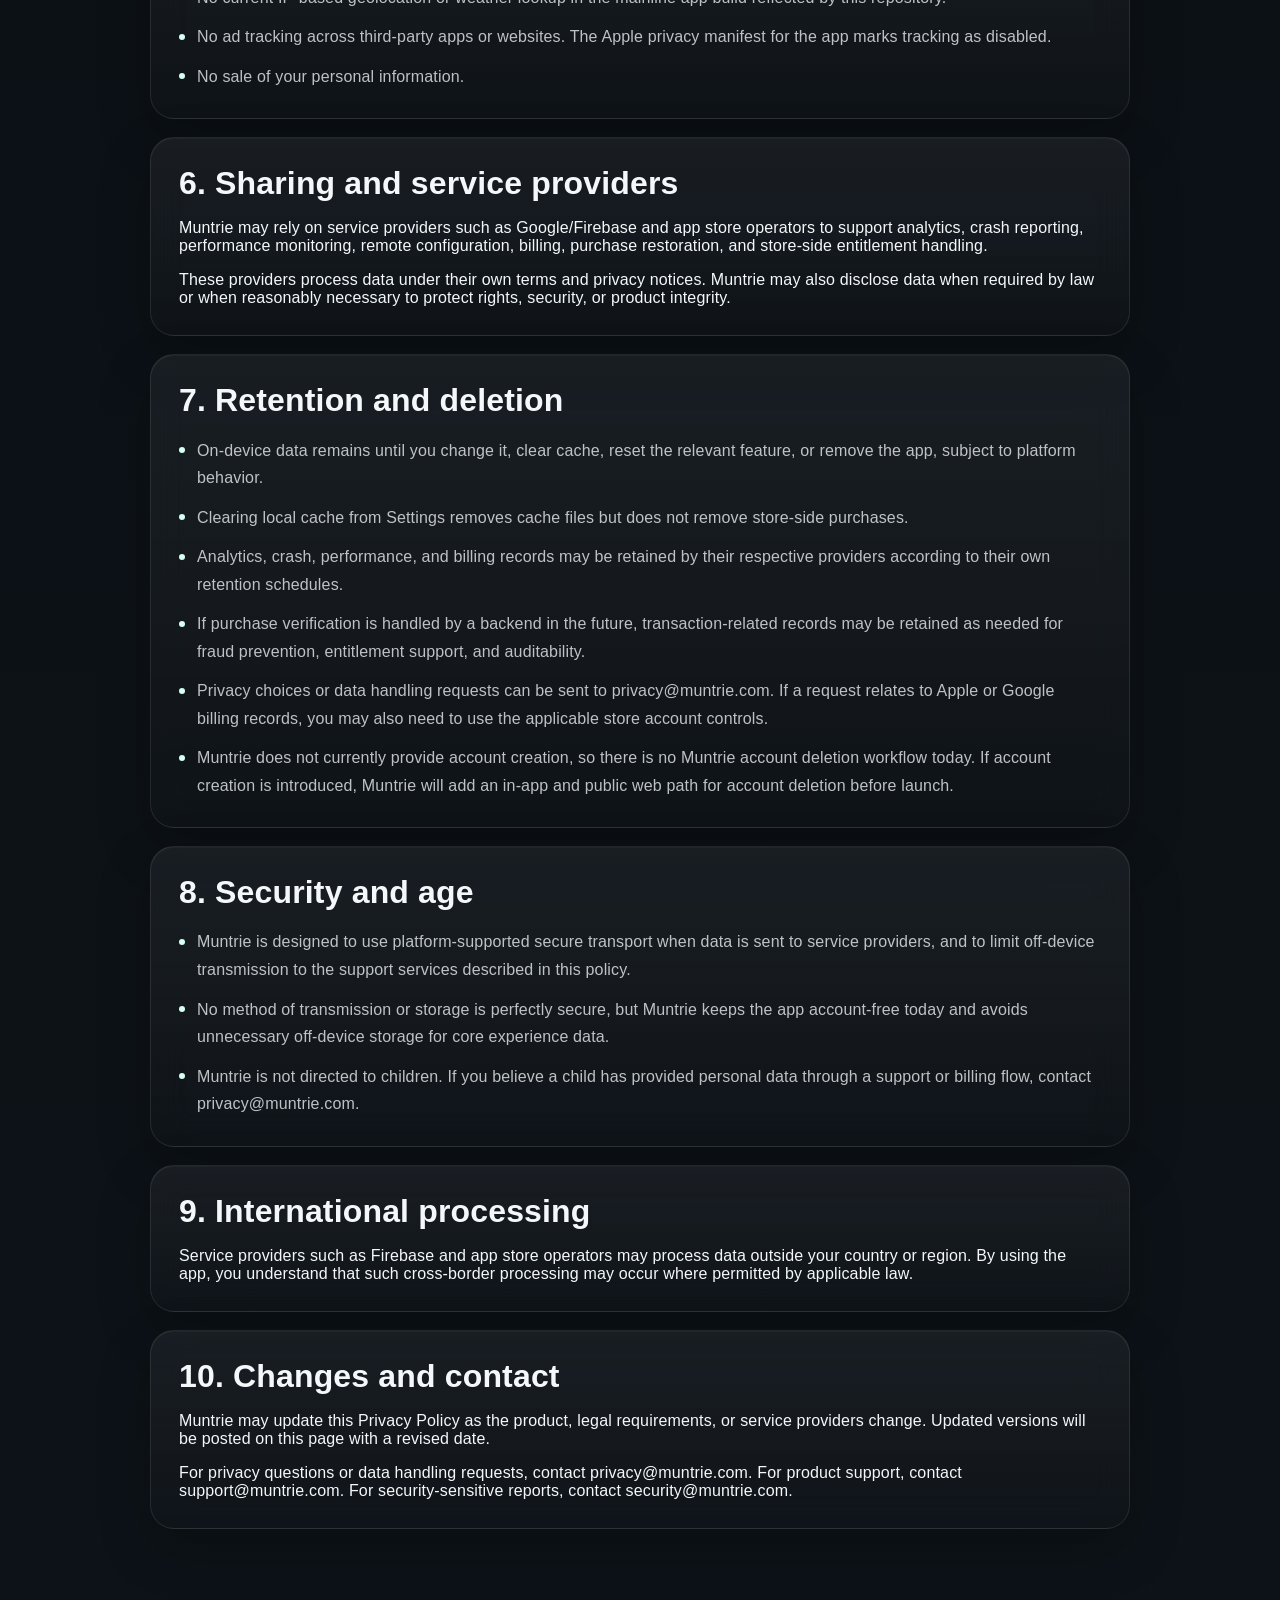
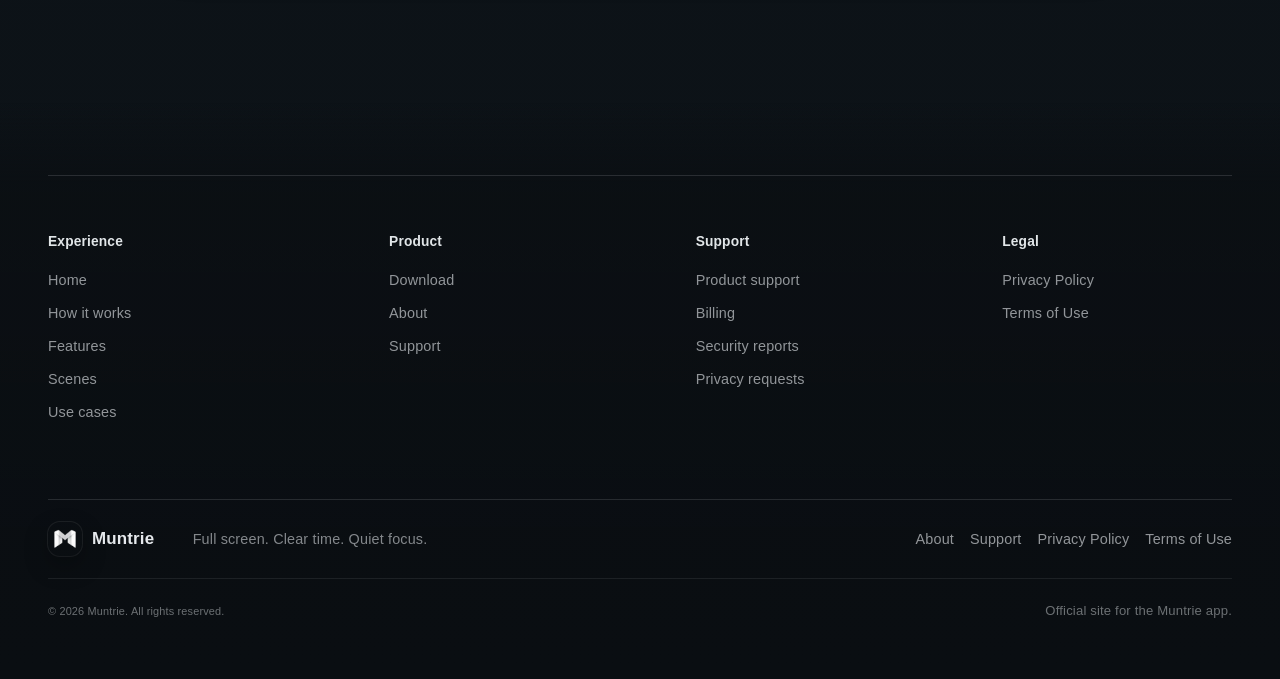
<file: privacy.html>
<!doctype html>
<html lang="en">
  <head>
    <meta charset="UTF-8" />
    <meta name="viewport" content="width=device-width, initial-scale=1.0" />
    <title>Muntrie | Privacy Policy</title>
    <meta
      id="page-description"
      name="description"
      content="Privacy Policy for Muntrie, including app storage, premium purchase handling, and Firebase-based analytics and diagnostics."
    />
    <meta name="theme-color" content="#11171d" />
    <meta id="og-title" property="og:title" content="Muntrie | Privacy Policy" />
    <meta
      id="og-description"
      property="og:description"
      content="How Muntrie handles on-device data, premium purchases, and diagnostics."
    />
    <meta property="og:type" content="website" />
    <meta property="og:image" content="./assets/icons/brand-icon.png" />
    <meta id="og-url" property="og:url" content="" />
    <link id="canonical" rel="canonical" href="" />
    <link rel="icon" href="./assets/icons/favicon.png" />
    <link
      rel="preload"
      href="./assets/fonts/digital.woff2"
      as="font"
      type="font/woff2"
      crossorigin
    />
    <link rel="stylesheet" href="./styles.css" />
    <script defer src="./config.js"></script>
    <script defer src="./content.js"></script>
    <script defer src="./script.js"></script>
  </head>
  <body data-page="privacy" class="legal-page">
    <a class="skip-link" href="#main-content" data-i18n="common.skipToContent">Skip to content</a>
    <div class="ambient-orb ambient-orb-one"></div>
    <div class="ambient-orb ambient-orb-two"></div>
    <div class="ambient-grid" aria-hidden="true"></div>

    <header class="site-header glass">
      <a
        class="brand"
        href="./index.html"
        aria-label="Muntrie Home"
        data-i18n-aria-label="common.ariaHome"
      >
        <img
          class="brand-mark"
          src="./assets/icons/brand-icon-96.webp"
          srcset="./assets/icons/brand-icon-192.webp 2x"
          alt=""
          aria-hidden="true"
          width="34"
          height="34"
        />
        <span class="brand-copy">
          <strong>Muntrie</strong>
          <small data-i18n="common.brandSubtitle">Full-screen time, focus, sound, and light planning.</small>
        </span>
      </a>

      <button
        class="nav-toggle"
        type="button"
        aria-expanded="false"
        aria-controls="site-nav"
        aria-label="Open menu"
        data-i18n-aria-label="common.ariaOpenMenu"
      >
        <span class="nav-toggle-bar"></span>
        <span class="nav-toggle-bar"></span>
        <span class="nav-toggle-bar"></span>
      </button>

      <nav
        class="site-nav"
        id="site-nav"
        aria-label="Site navigation"
        data-i18n-aria-label="common.ariaSiteNavigation"
      >
        <a href="./index.html#top" data-i18n="common.navHome">Home</a>
        <a href="./index.html#experience" data-i18n="common.navExperience">Experience</a>
        <a href="./index.html#features" data-i18n="common.navFeatures">Features</a>
        <a href="./index.html#scenes" data-i18n="common.navScenes">Scenes</a>
        <a href="./index.html#principles" data-i18n="common.navPrinciples">Use cases</a>
        <a class="nav-drawer-cta" href="./index.html#download" data-i18n="common.headerExplore">Get the app</a>
      </nav>

      <div class="header-actions">
        <a class="header-cta" href="./index.html#download" data-i18n="common.headerExplore">Get the app</a>
        <div
          class="locale-toggle"
          role="group"
          aria-label="Language switch"
          data-i18n-aria-label="common.ariaLanguageSwitch"
        >
          <button
            class="locale-button"
            type="button"
            data-locale-choice="en"
            data-i18n="common.languageEn"
          >
            EN
          </button>
          <button
            class="locale-button"
            type="button"
            data-locale-choice="zh"
            data-i18n="common.languageZh"
          >
            中文
          </button>
        </div>
      </div>
    </header>

    <main class="legal-main" id="main-content" aria-labelledby="privacy-title">
      <section class="section legal-hero">
        <p class="eyebrow" data-i18n="privacy.hero.eyebrow">Privacy</p>
        <h1 id="privacy-title" data-i18n="privacy.hero.title">Privacy Policy</h1>
        <p class="legal-updated" data-i18n="privacy.hero.updated">Updated March 28, 2026</p>
        <p class="legal-intro" data-i18n="privacy.hero.intro">
          This page explains what Muntrie stores on your device, what may be sent to support
          services, and how purchases, diagnostics, and the website are handled today.
        </p>
      </section>

      <section class="section legal-outline" aria-labelledby="legal-outline-title">
        <div class="legal-outline-shell glass" data-reveal>
          <p class="legal-outline-label" id="legal-outline-title" data-i18n="common.legalOnThisPage">
            On this page
          </p>
          <nav
            class="legal-outline-nav"
            data-legal-section-nav
            aria-labelledby="legal-outline-title"
          ></nav>
        </div>
      </section>

      <section class="section legal-summary-shell" aria-labelledby="legal-summary-title">
        <h2 class="sr-only" id="legal-summary-title" data-i18n="common.legalSummaryTitle">
          Summary highlights
        </h2>
        <div class="legal-summary-grid" data-legal-summary></div>
      </section>

      <section
        class="section legal-contact-shell"
        id="privacy-contact"
        aria-labelledby="legal-contact-title"
      >
        <h2 class="sr-only" id="legal-contact-title" data-i18n="common.legalContactTitle">
          Contact
        </h2>
        <div class="legal-contact-grid" data-legal-contact></div>
      </section>

      <section class="section legal-section-shell" aria-labelledby="legal-sections-title">
        <h2 class="sr-only" id="legal-sections-title" data-i18n="common.legalSectionsTitle">
          Full text
        </h2>
        <div class="legal-section-list" data-legal-sections></div>
      </section>
    </main>

    <footer class="site-footer global-footer" id="site-footer">
      <div class="global-footer-inner">
        <div class="global-footer-directory" aria-label="Footer">
          <nav class="global-footer-column" aria-labelledby="global-footer-workspace">
            <h2 id="global-footer-workspace" data-i18n="common.footerWorkspace">Experience</h2>
            <a href="./index.html#top" data-i18n="common.navHome">Home</a>
            <a href="./index.html#experience" data-i18n="common.footerExperience">How it works</a>
            <a href="./index.html#features" data-i18n="common.navFeatures">Features</a>
            <a href="./index.html#scenes" data-i18n="common.navScenes">Scenes</a>
            <a href="./index.html#principles" data-i18n="common.navPrinciples">Use cases</a>
          </nav>

          <nav class="global-footer-column" aria-labelledby="global-footer-product">
            <h2 id="global-footer-product" data-i18n="common.footerProduct">Product</h2>
            <a href="./index.html#download" data-i18n="common.headerExplore">Download</a>
            <a href="./about.html" data-i18n="common.footerAbout">About</a>
            <a href="./support.html" data-i18n="common.footerSupport">Support</a>
          </nav>

          <nav class="global-footer-column" aria-labelledby="global-footer-contact">
            <h2 id="global-footer-contact" data-i18n="common.footerContact">Support</h2>
            <a href="./support.html#support-contact" data-i18n="common.footerContactSupport">
              Product support
            </a>
            <a href="./support.html#support-contact" data-i18n="common.footerContactBilling">
              Billing
            </a>
            <a href="./support.html#support-contact" data-i18n="common.footerContactSecurity">
              Security reports
            </a>
            <a href="./privacy.html#privacy-contact" data-i18n="common.footerPrivacyRequests">
              Privacy requests
            </a>
          </nav>

          <nav class="global-footer-column" aria-labelledby="global-footer-legal">
            <h2 id="global-footer-legal" data-i18n="common.footerLegal">Legal</h2>
            <a href="./privacy.html" data-i18n="common.footerPrivacy">Privacy Policy</a>
            <a href="./terms.html" data-i18n="common.footerTerms">Terms of Use</a>
          </nav>
        </div>

        <div class="global-footer-brand-row">
          <a class="global-footer-brand" href="./index.html#top" data-i18n-aria-label="common.ariaHome">
            <img
              src="./assets/icons/brand-icon-96.webp"
          srcset="./assets/icons/brand-icon-192.webp 2x"
              alt=""
              aria-hidden="true"
              width="34"
              height="34"
            />
            <span>Muntrie</span>
          </a>
          <p data-i18n="common.footerTagline">Full screen. Low noise. Built for flow.</p>
          <nav class="global-footer-utility-links" aria-label="Footer utility">
            <a href="./about.html" data-i18n="common.footerAbout">About</a>
            <a href="./support.html" data-i18n="common.footerSupport">Support</a>
            <a href="./privacy.html" data-i18n="common.footerPrivacy">Privacy Policy</a>
            <a href="./terms.html" data-i18n="common.footerTerms">Terms of Use</a>
          </nav>
        </div>

        <div class="global-footer-bottom">
          <small>
            © <span data-current-year></span> Muntrie.
            <span data-i18n="common.footerRights">All rights reserved.</span>
          </small>
          <span data-i18n="common.footerOperator">Official site for the Muntrie app.</span>
        </div>
      </div>
    </footer>
  </body>
</html>
</file>
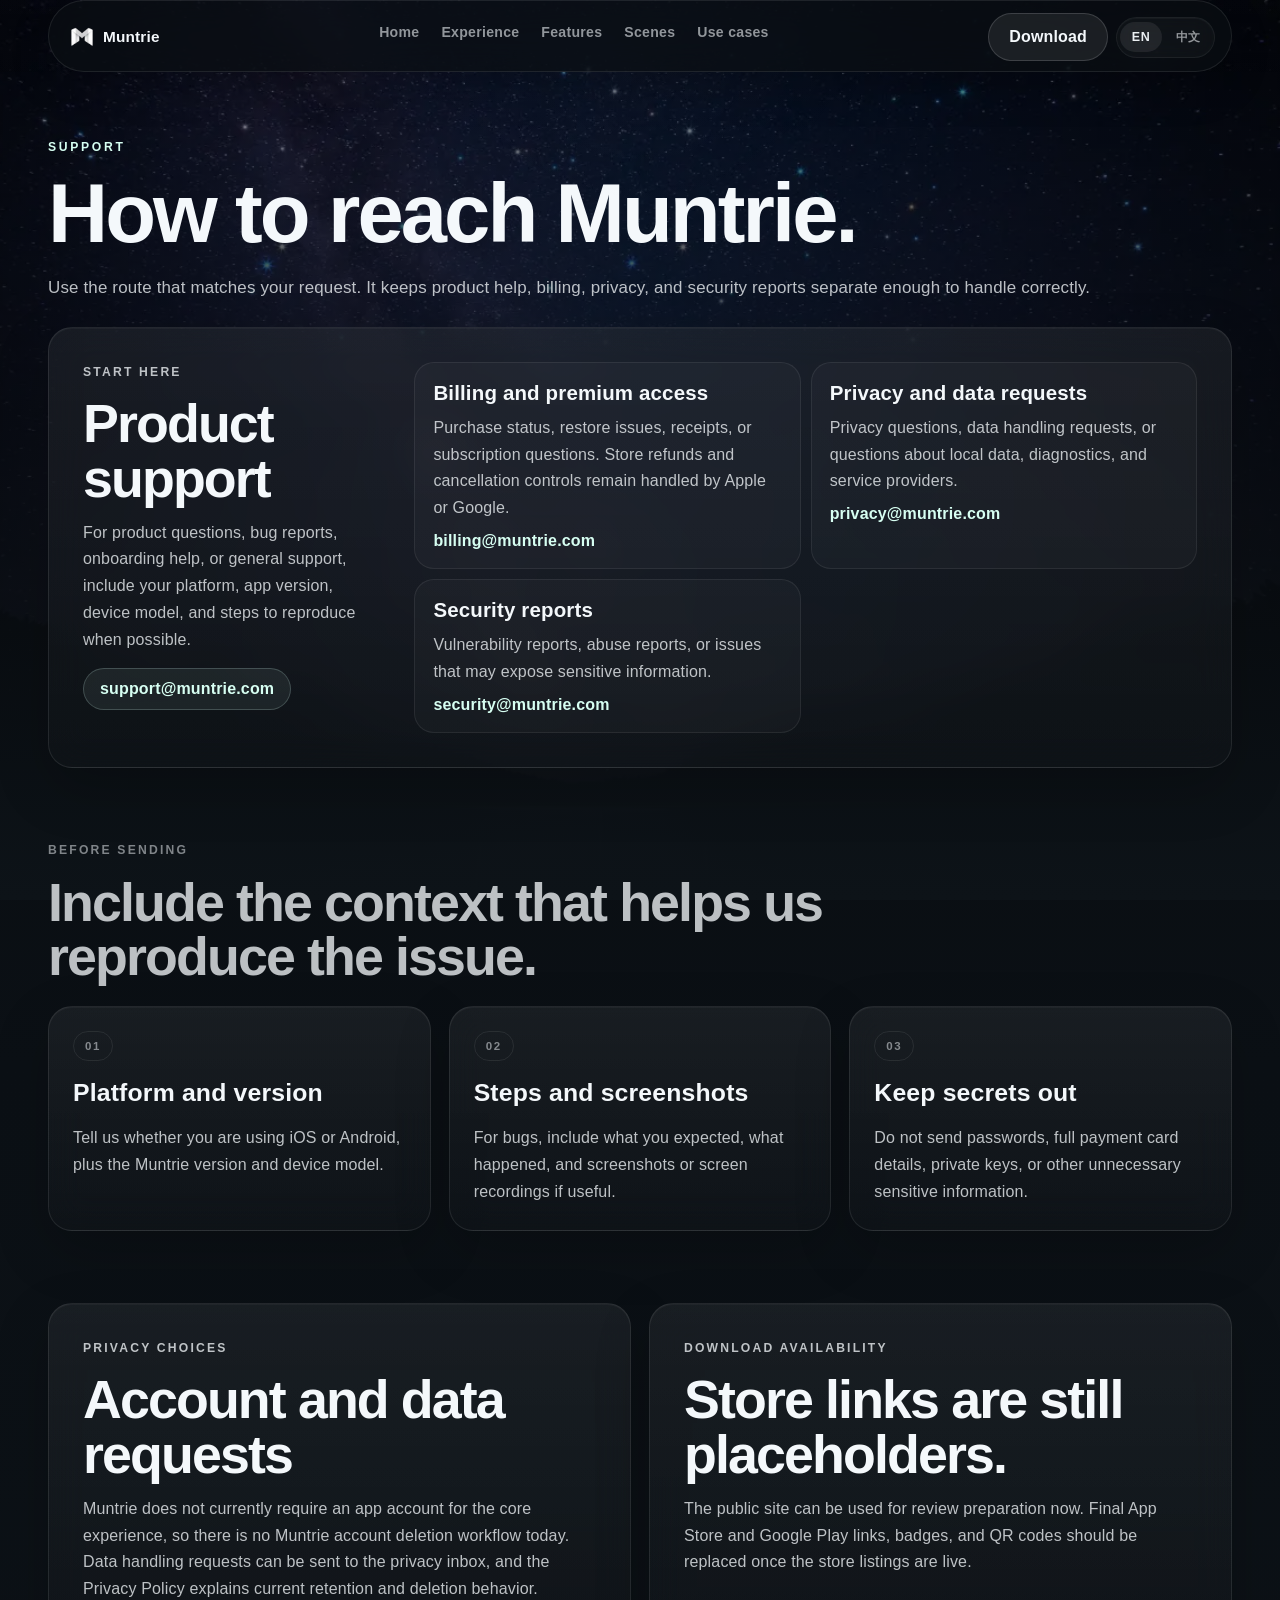
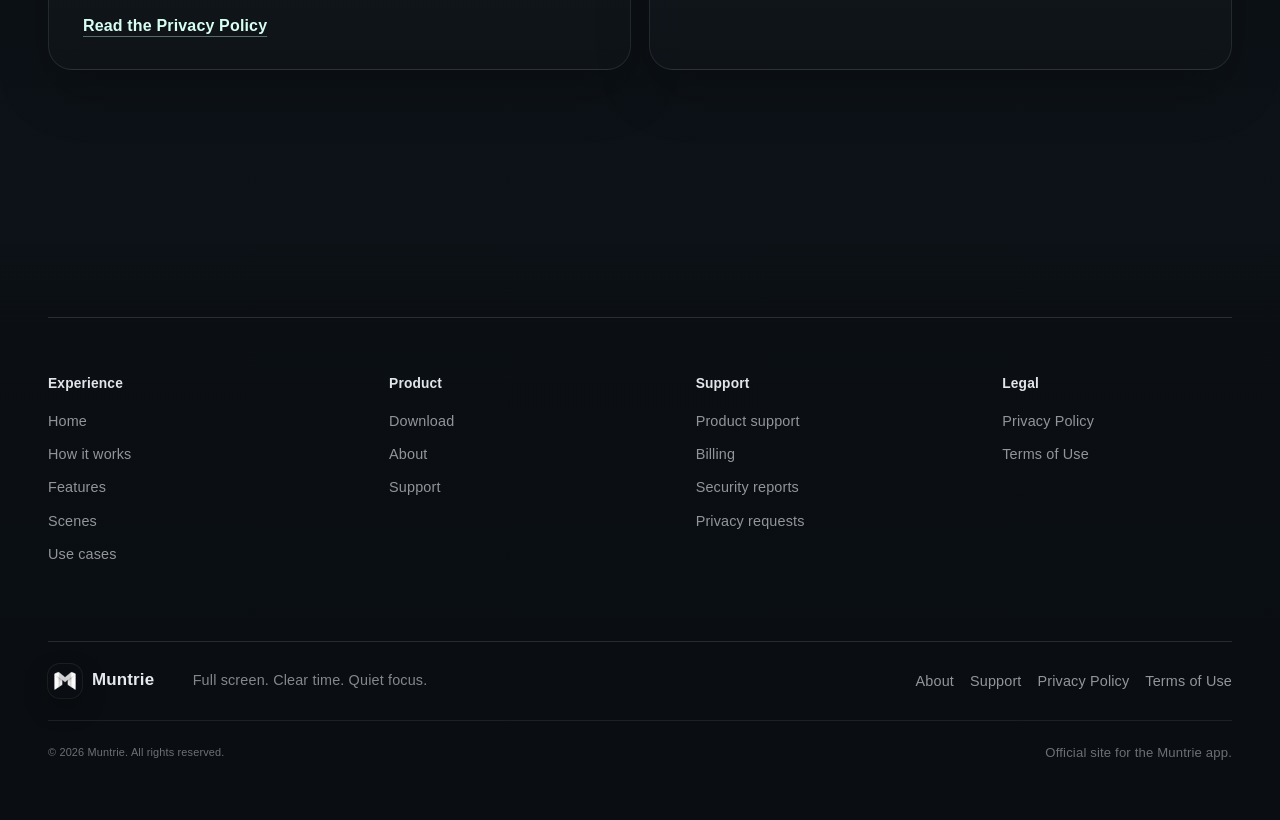
<file: support.html>
<!doctype html>
<html lang="en">
  <head>
    <meta charset="UTF-8" />
    <meta name="viewport" content="width=device-width, initial-scale=1.0" />
    <title>Muntrie | Support</title>
    <meta
      id="page-description"
      name="description"
      content="Support routes for Muntrie, including product help, billing, privacy requests, and security reports."
    />
    <meta name="theme-color" content="#11171d" />
    <meta id="og-title" property="og:title" content="Muntrie | Support" />
    <meta
      id="og-description"
      property="og:description"
      content="Support routes for Muntrie, including product help, billing, privacy requests, and security reports."
    />
    <meta property="og:type" content="website" />
    <meta property="og:image" content="./assets/icons/brand-icon.png" />
    <meta id="og-url" property="og:url" content="" />
    <link id="canonical" rel="canonical" href="" />
    <link rel="icon" href="./assets/icons/favicon.png" />
    <link
      rel="preload"
      href="./assets/fonts/digital.woff2"
      as="font"
      type="font/woff2"
      crossorigin
    />
    <link rel="stylesheet" href="./styles.css" />
    <script defer src="./config.js"></script>
    <script defer src="./content.js"></script>
    <script defer src="./script.js"></script>
  </head>
  <body data-page="support" class="support-page legal-page">
    <a class="skip-link" href="#main-content" data-i18n="common.skipToContent">Skip to content</a>
    <div class="ambient-orb ambient-orb-one"></div>
    <div class="ambient-orb ambient-orb-two"></div>
    <div class="ambient-grid" aria-hidden="true"></div>

    <header class="site-header glass">
      <a
        class="brand"
        href="./index.html"
        aria-label="Muntrie Home"
        data-i18n-aria-label="common.ariaHome"
      >
        <img
          class="brand-mark"
          src="./assets/icons/brand-icon-96.webp"
          srcset="./assets/icons/brand-icon-192.webp 2x"
          alt=""
          aria-hidden="true"
          width="34"
          height="34"
        />
        <span class="brand-copy">
          <strong>Muntrie</strong>
          <small data-i18n="common.brandSubtitle">Full-screen time, focus, sound, and light planning.</small>
        </span>
      </a>

      <button
        class="nav-toggle"
        type="button"
        aria-expanded="false"
        aria-controls="site-nav"
        aria-label="Open menu"
        data-i18n-aria-label="common.ariaOpenMenu"
      >
        <span class="nav-toggle-bar"></span>
        <span class="nav-toggle-bar"></span>
        <span class="nav-toggle-bar"></span>
      </button>

      <nav
        class="site-nav"
        id="site-nav"
        aria-label="Site navigation"
        data-i18n-aria-label="common.ariaSiteNavigation"
      >
        <a href="./index.html#top" data-i18n="common.navHome">Home</a>
        <a href="./index.html#experience" data-i18n="common.navExperience">Experience</a>
        <a href="./index.html#features" data-i18n="common.navFeatures">Features</a>
        <a href="./index.html#scenes" data-i18n="common.navScenes">Scenes</a>
        <a href="./index.html#principles" data-i18n="common.navPrinciples">Use cases</a>
        <a class="nav-drawer-cta" href="./index.html#download" data-i18n="common.headerExplore">Get the app</a>
      </nav>

      <div class="header-actions">
        <a class="header-cta" href="./index.html#download" data-i18n="common.headerExplore">Get the app</a>
        <div
          class="locale-toggle"
          role="group"
          aria-label="Language switch"
          data-i18n-aria-label="common.ariaLanguageSwitch"
        >
          <button type="button" class="locale-button" data-locale-choice="en" data-i18n="common.languageEn">
            EN
          </button>
          <button type="button" class="locale-button" data-locale-choice="zh" data-i18n="common.languageZh">
            中文
          </button>
        </div>
      </div>
    </header>

    <main class="legal-main support-main" id="main-content" aria-labelledby="support-title">
      <section class="section support-hero">
        <p class="eyebrow" data-i18n="support.hero.eyebrow">Support</p>
        <h1 id="support-title" data-i18n="support.hero.title">How to reach Muntrie.</h1>
        <p class="legal-intro" data-i18n="support.hero.intro">
          Use the route that matches your request. It keeps product help, billing, privacy, and
          security reports separate enough to handle correctly.
        </p>
      </section>

      <section
        class="section support-routing-section"
        id="support-contact"
        aria-labelledby="support-routing-title"
      >
        <div class="support-routing-panel glass">
          <article class="support-primary-route">
            <p class="legal-outline-label" data-i18n="support.primary.eyebrow">Start here</p>
            <h2 id="support-routing-title" data-i18n="support.primary.title">Product support</h2>
            <p data-i18n="support.primary.body">
              For product questions, bug reports, onboarding help, or general support, include your platform,
              app version, device model, and steps to reproduce when possible.
            </p>
            <a
              class="support-email-link"
              data-config-email="support"
              data-config-email-value
              href="mailto:support@muntrie.com"
            >
              support@muntrie.com
            </a>
          </article>

          <div class="support-route-grid">
            <article class="support-route-card">
              <h3 data-i18n="support.routes.billing.title">Billing and premium access</h3>
              <p data-i18n="support.routes.billing.body">
                Purchase status, restore issues, receipts, or subscription questions. Store refunds and
                cancellation controls remain handled by Apple or Google.
              </p>
              <a data-config-email="billing" data-config-email-value href="mailto:billing@muntrie.com">
                billing@muntrie.com
              </a>
            </article>
            <article class="support-route-card">
              <h3 data-i18n="support.routes.privacy.title">Privacy and data requests</h3>
              <p data-i18n="support.routes.privacy.body">
                Privacy questions, data handling requests, or questions about local data, diagnostics, and
                service providers.
              </p>
              <a data-config-email="privacy" data-config-email-value href="mailto:privacy@muntrie.com">
                privacy@muntrie.com
              </a>
            </article>
            <article class="support-route-card">
              <h3 data-i18n="support.routes.security.title">Security reports</h3>
              <p data-i18n="support.routes.security.body">
                Vulnerability reports, abuse reports, or issues that may expose sensitive information.
              </p>
              <a data-config-email="security" data-config-email-value href="mailto:security@muntrie.com">
                security@muntrie.com
              </a>
            </article>
          </div>
        </div>
      </section>

      <section class="section support-checklist-section" aria-labelledby="support-checklist-title">
        <div class="support-section-heading">
          <p class="legal-outline-label" data-i18n="support.checklist.eyebrow">Before sending</p>
          <h2 id="support-checklist-title" data-i18n="support.checklist.title">
            Include the context that helps us reproduce the issue.
          </h2>
        </div>
        <div class="support-checklist-grid">
          <article class="support-check-card glass">
            <span class="about-card-index">01</span>
            <h3 data-i18n="support.checklist.cards.0.title">Platform and version</h3>
            <p data-i18n="support.checklist.cards.0.body">
              Tell us whether you are using iOS or Android, plus the Muntrie version and device model.
            </p>
          </article>
          <article class="support-check-card glass">
            <span class="about-card-index">02</span>
            <h3 data-i18n="support.checklist.cards.1.title">Steps and screenshots</h3>
            <p data-i18n="support.checklist.cards.1.body">
              For bugs, include what you expected, what happened, and screenshots or screen recordings if useful.
            </p>
          </article>
          <article class="support-check-card glass">
            <span class="about-card-index">03</span>
            <h3 data-i18n="support.checklist.cards.2.title">Keep secrets out</h3>
            <p data-i18n="support.checklist.cards.2.body">
              Do not send passwords, full payment card details, private keys, or other unnecessary sensitive information.
            </p>
          </article>
        </div>
      </section>

      <section class="section support-bottom-section" aria-label="Support policy notes">
        <article class="support-note-panel glass">
          <p class="legal-outline-label" data-i18n="support.data.eyebrow">Privacy choices</p>
          <h2 data-i18n="support.data.title">Account and data requests</h2>
          <p data-i18n="support.data.body">
            Muntrie does not currently require an app account for the core experience, so there is no Muntrie account
            deletion workflow today. Data handling requests can be sent to the privacy inbox, and the Privacy Policy
            explains current retention and deletion behavior.
          </p>
          <a class="support-text-link" href="./privacy.html" data-i18n="support.data.link">Read the Privacy Policy</a>
        </article>

        <article class="support-note-panel glass">
          <p class="legal-outline-label" data-i18n="support.availability.eyebrow">Download availability</p>
          <h2 data-i18n="support.availability.title">Store links are still placeholders.</h2>
          <p data-i18n="support.availability.body">
            The public site can be used for review preparation now. Final App Store and Google Play links, badges,
            and QR codes should be replaced once the store listings are live.
          </p>
        </article>
      </section>
    </main>

    <footer class="site-footer global-footer" id="site-footer">
      <div class="global-footer-inner">
        <div class="global-footer-directory" aria-label="Footer">
          <nav class="global-footer-column" aria-labelledby="global-footer-workspace">
            <h2 id="global-footer-workspace" data-i18n="common.footerWorkspace">Experience</h2>
            <a href="./index.html#top" data-i18n="common.navHome">Home</a>
            <a href="./index.html#experience" data-i18n="common.footerExperience">How it works</a>
            <a href="./index.html#features" data-i18n="common.navFeatures">Features</a>
            <a href="./index.html#scenes" data-i18n="common.navScenes">Scenes</a>
            <a href="./index.html#principles" data-i18n="common.navPrinciples">Use cases</a>
          </nav>

          <nav class="global-footer-column" aria-labelledby="global-footer-product">
            <h2 id="global-footer-product" data-i18n="common.footerProduct">Product</h2>
            <a href="./index.html#download" data-i18n="common.headerExplore">Download</a>
            <a href="./about.html" data-i18n="common.footerAbout">About</a>
            <a href="./support.html" data-i18n="common.footerSupport">Support</a>
          </nav>

          <nav class="global-footer-column" aria-labelledby="global-footer-contact">
            <h2 id="global-footer-contact" data-i18n="common.footerContact">Support</h2>
            <a href="./support.html#support-contact" data-i18n="common.footerContactSupport">
              Product support
            </a>
            <a href="./support.html#support-contact" data-i18n="common.footerContactBilling">
              Billing
            </a>
            <a href="./support.html#support-contact" data-i18n="common.footerContactSecurity">
              Security reports
            </a>
            <a href="./privacy.html#privacy-contact" data-i18n="common.footerPrivacyRequests">
              Privacy requests
            </a>
          </nav>

          <nav class="global-footer-column" aria-labelledby="global-footer-legal">
            <h2 id="global-footer-legal" data-i18n="common.footerLegal">Legal</h2>
            <a href="./privacy.html" data-i18n="common.footerPrivacy">Privacy Policy</a>
            <a href="./terms.html" data-i18n="common.footerTerms">Terms of Use</a>
          </nav>
        </div>

        <div class="global-footer-brand-row">
          <a class="global-footer-brand" href="./index.html#top" data-i18n-aria-label="common.ariaHome">
            <img
              src="./assets/icons/brand-icon-96.webp"
          srcset="./assets/icons/brand-icon-192.webp 2x"
              alt=""
              aria-hidden="true"
              width="34"
              height="34"
            />
            <span>Muntrie</span>
          </a>
          <p data-i18n="common.footerTagline">Full screen. Low noise. Built for flow.</p>
          <nav class="global-footer-utility-links" aria-label="Footer utility">
            <a href="./about.html" data-i18n="common.footerAbout">About</a>
            <a href="./support.html" data-i18n="common.footerSupport">Support</a>
            <a href="./privacy.html" data-i18n="common.footerPrivacy">Privacy Policy</a>
            <a href="./terms.html" data-i18n="common.footerTerms">Terms of Use</a>
          </nav>
        </div>

        <div class="global-footer-bottom">
          <small>
            © <span data-current-year></span> Muntrie.
            <span data-i18n="common.footerRights">All rights reserved.</span>
          </small>
          <span data-i18n="common.footerOperator">Official site for the Muntrie app.</span>
        </div>
      </div>
    </footer>
  </body>
</html>
</file>
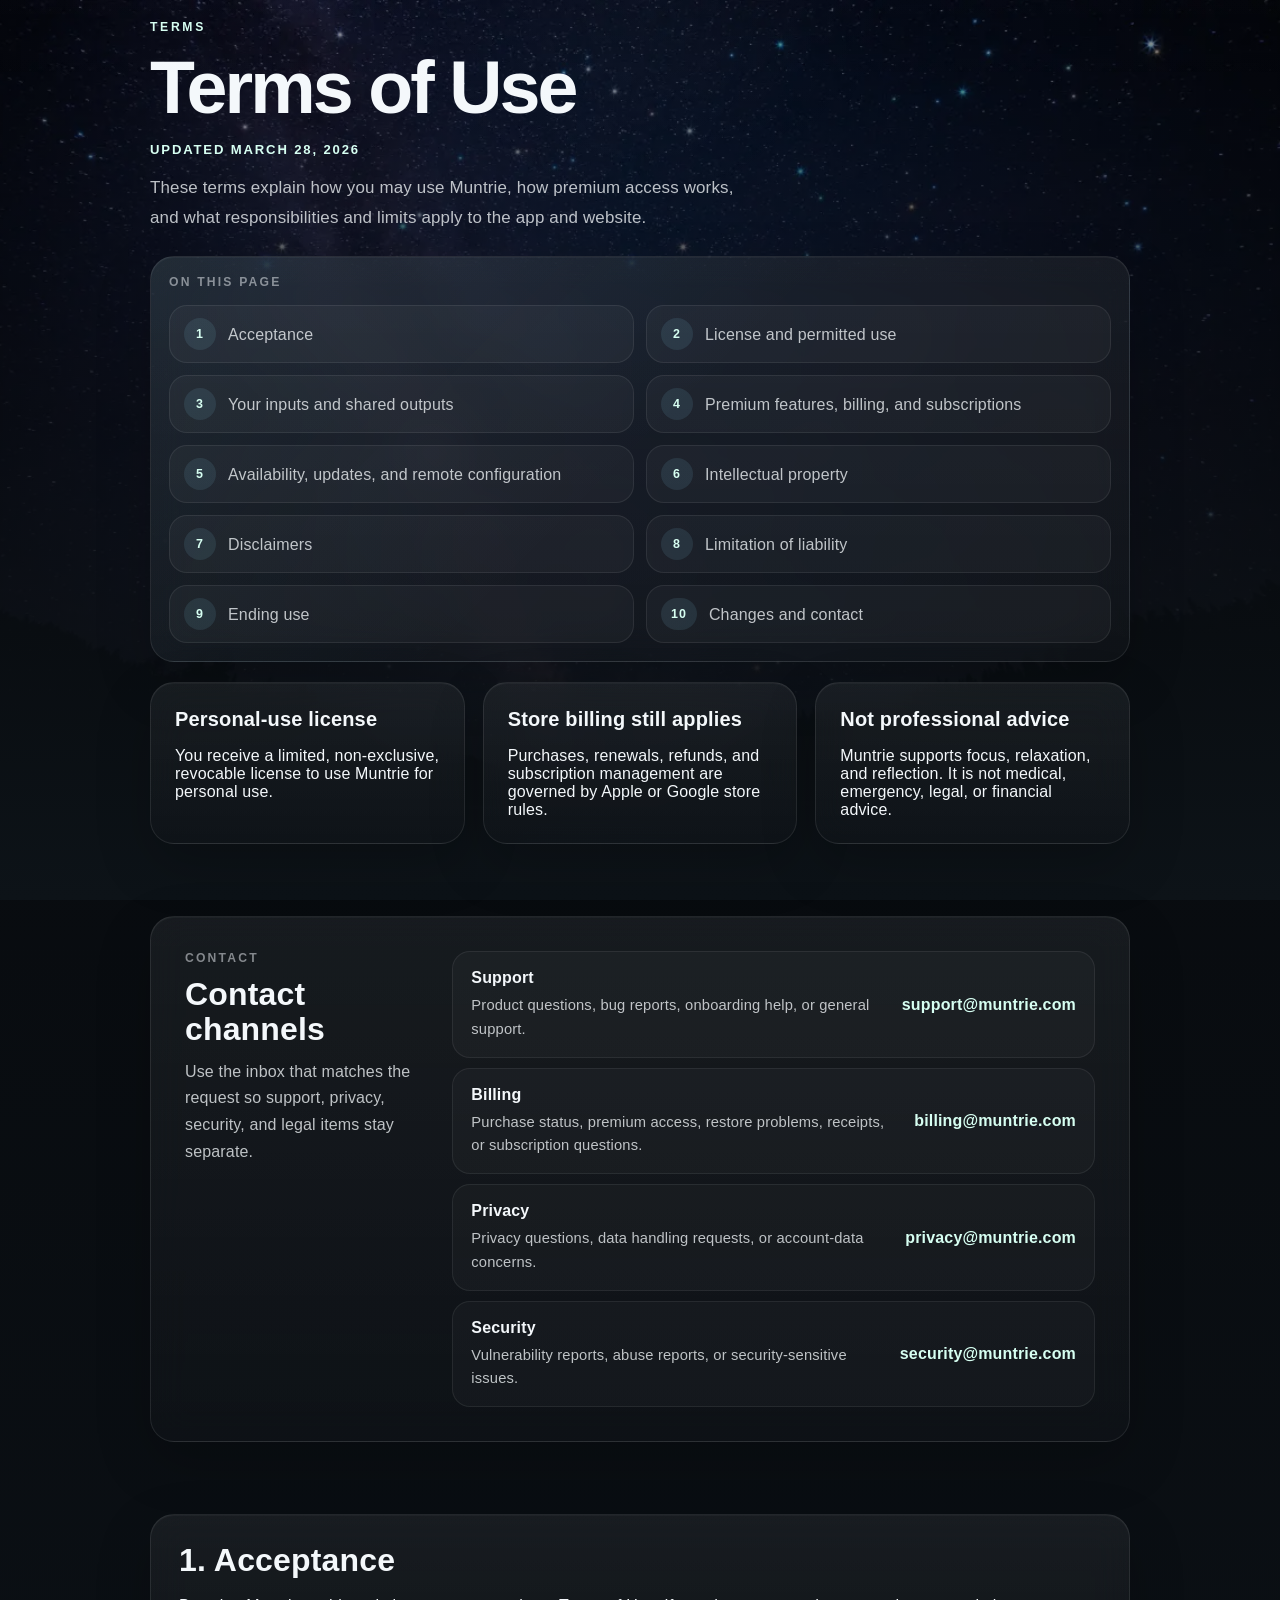
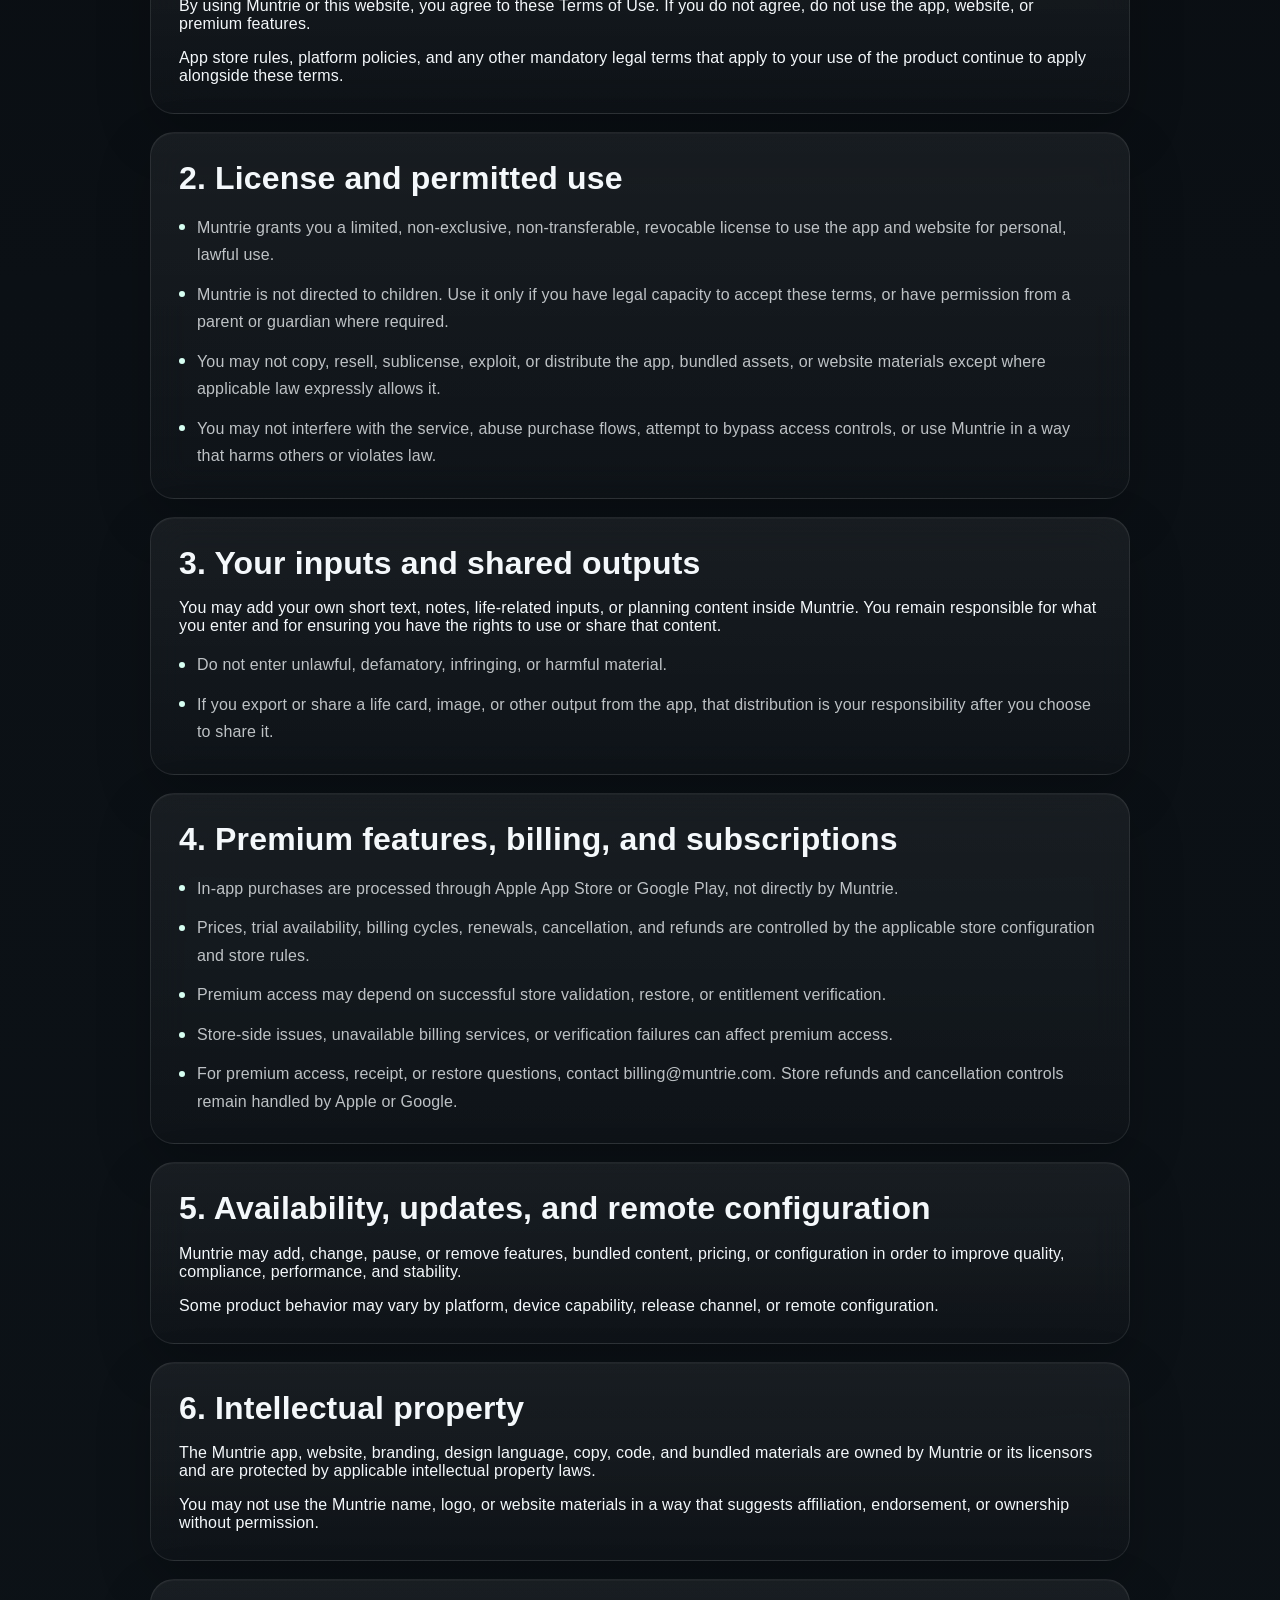
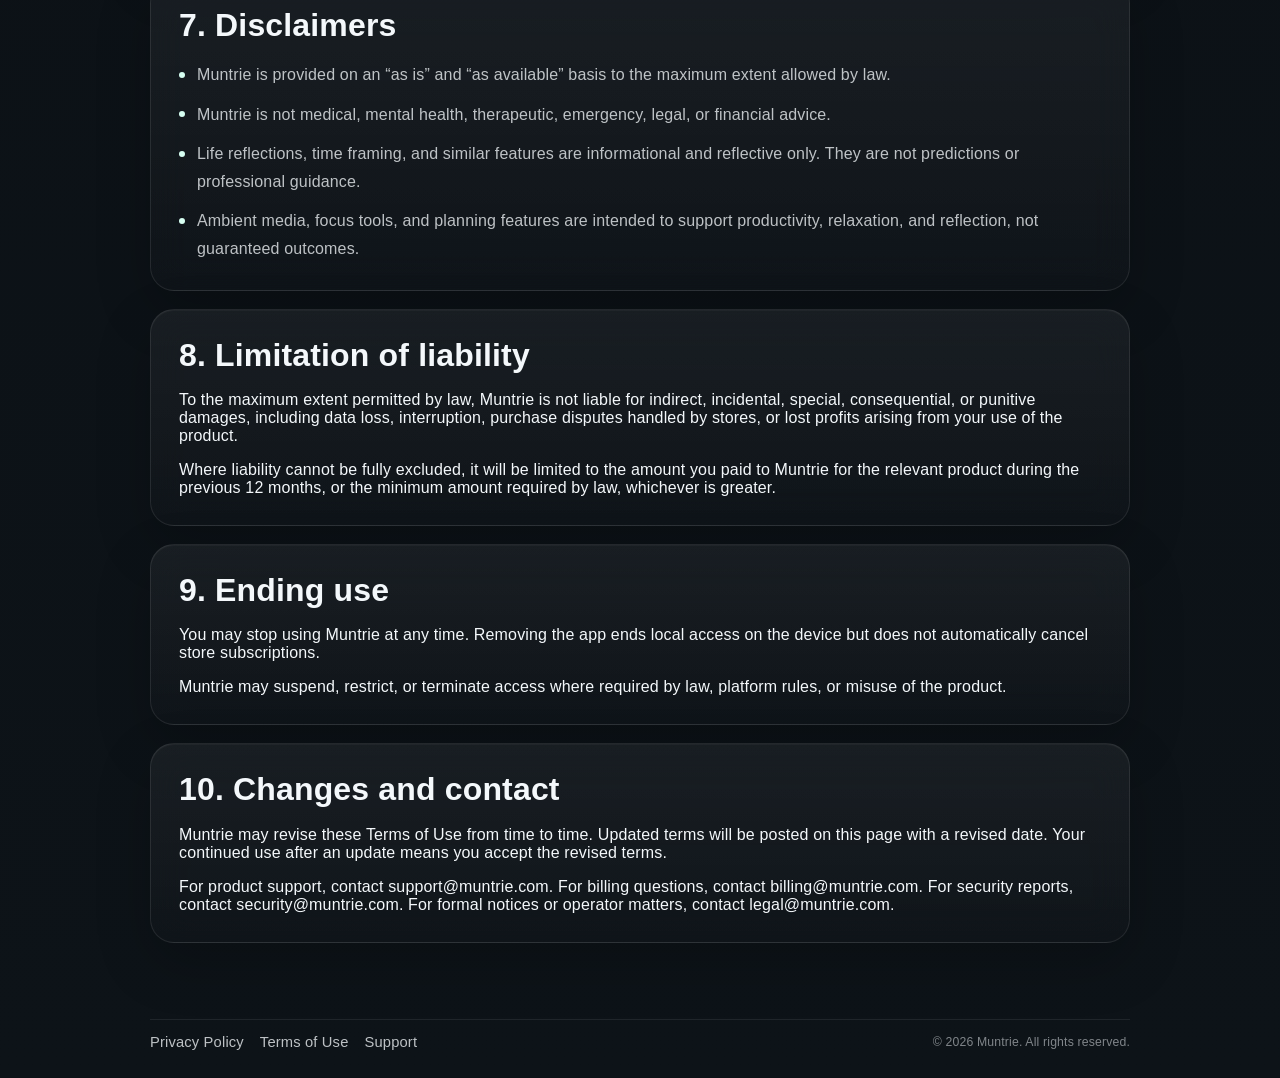
<file: terms-embedded.html>
<!doctype html>
<html lang="en">
  <head>
    <meta charset="UTF-8" />
    <meta name="viewport" content="width=device-width, initial-scale=1.0" />
    <title>Muntrie | Terms of Use</title>
    <meta
      id="page-description"
      name="description"
      content="Terms of Use for Muntrie, covering license, premium purchases, updates, disclaimers, and user responsibilities."
    />
    <meta name="theme-color" content="#11171d" />
    <meta id="og-title" property="og:title" content="Muntrie | Terms of Use" />
    <meta
      id="og-description"
      property="og:description"
      content="Terms governing your use of Muntrie and its premium features."
    />
    <meta property="og:type" content="website" />
    <meta property="og:image" content="./assets/icons/brand-icon.png" />
    <meta id="og-url" property="og:url" content="" />
    <link id="canonical" rel="canonical" href="" />
    <link rel="icon" href="./assets/icons/favicon.png" />
    <link
      rel="preload"
      href="./assets/fonts/digital.woff2"
      as="font"
      type="font/woff2"
      crossorigin
    />
    <link rel="stylesheet" href="./styles.css" />
    <script defer src="./config.js"></script>
    <script defer src="./content.js"></script>
    <script defer src="./script.js"></script>
  </head>
  <body data-page="terms" class="legal-page app-embedded">
    <a class="skip-link" href="#main-content" data-i18n="common.skipToContent">Skip to content</a>
    <div class="ambient-orb ambient-orb-one"></div>
    <div class="ambient-orb ambient-orb-two"></div>
    <div class="ambient-grid" aria-hidden="true"></div>

    <main class="legal-main" id="main-content" aria-labelledby="terms-title">
      <section class="section legal-hero">
        <p class="eyebrow" data-i18n="terms.hero.eyebrow">Terms</p>
        <h1 id="terms-title" data-i18n="terms.hero.title">Terms of Use</h1>
        <p class="legal-updated" data-i18n="terms.hero.updated">Updated March 28, 2026</p>
        <p class="legal-intro" data-i18n="terms.hero.intro">
          These terms explain how you may use Muntrie, how premium access works, and what
          responsibilities and limits apply to the app and website.
        </p>
      </section>

      <section class="section legal-outline" aria-labelledby="legal-outline-title">
        <div class="legal-outline-shell glass" data-reveal>
          <p class="legal-outline-label" id="legal-outline-title" data-i18n="common.legalOnThisPage">
            On this page
          </p>
          <nav
            class="legal-outline-nav"
            data-legal-section-nav
            aria-labelledby="legal-outline-title"
          ></nav>
        </div>
      </section>

      <section class="section legal-summary-shell" aria-labelledby="legal-summary-title">
        <h2 class="sr-only" id="legal-summary-title" data-i18n="common.legalSummaryTitle">
          Summary highlights
        </h2>
        <div class="legal-summary-grid" data-legal-summary></div>
      </section>

      <section class="section legal-contact-shell" aria-labelledby="legal-contact-title">
        <h2 class="sr-only" id="legal-contact-title" data-i18n="common.legalContactTitle">
          Contact
        </h2>
        <div class="legal-contact-grid" data-legal-contact></div>
      </section>

      <section class="section legal-section-shell" aria-labelledby="legal-sections-title">
        <h2 class="sr-only" id="legal-sections-title" data-i18n="common.legalSectionsTitle">
          Full text
        </h2>
        <div class="legal-section-list" data-legal-sections></div>
      </section>
    </main>

    <footer class="site-footer legal-footer">
      <div class="footer-brand">
        <img
          src="./assets/icons/brand-icon-96.webp"
          srcset="./assets/icons/brand-icon-192.webp 2x"
          alt=""
          aria-hidden="true"
          width="28"
          height="28"
        />
        <span>Muntrie</span>
      </div>

      <div class="footer-links">
        <a href="./privacy-embedded.html" data-i18n="common.footerPrivacy">Privacy Policy</a>
        <a href="./terms-embedded.html" data-i18n="common.footerTerms">Terms of Use</a>
        <a data-config-email="support" data-i18n="common.footerSupport">Support</a>
      </div>

      <small>
        © <span data-current-year></span> Muntrie.
        <span data-i18n="common.footerRights">All rights reserved.</span>
      </small>
    </footer>
  </body>
</html>
</file>
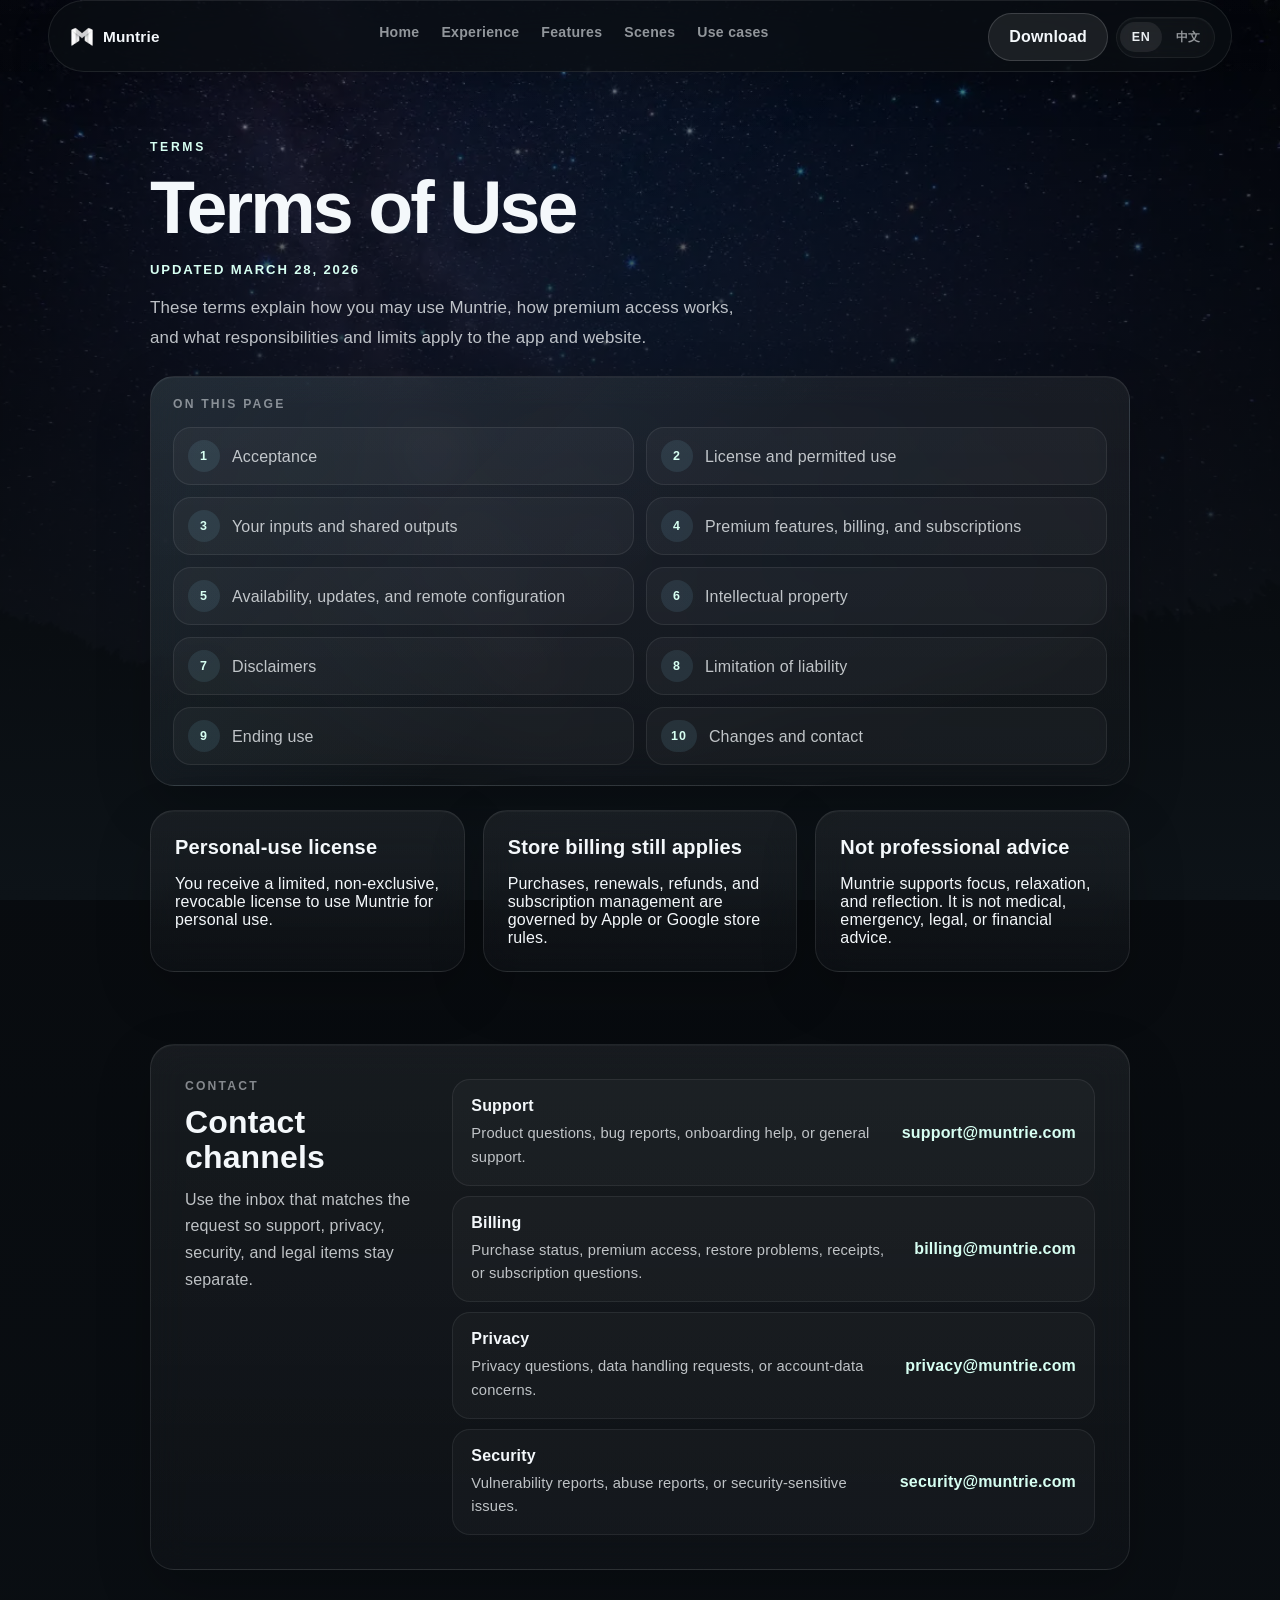
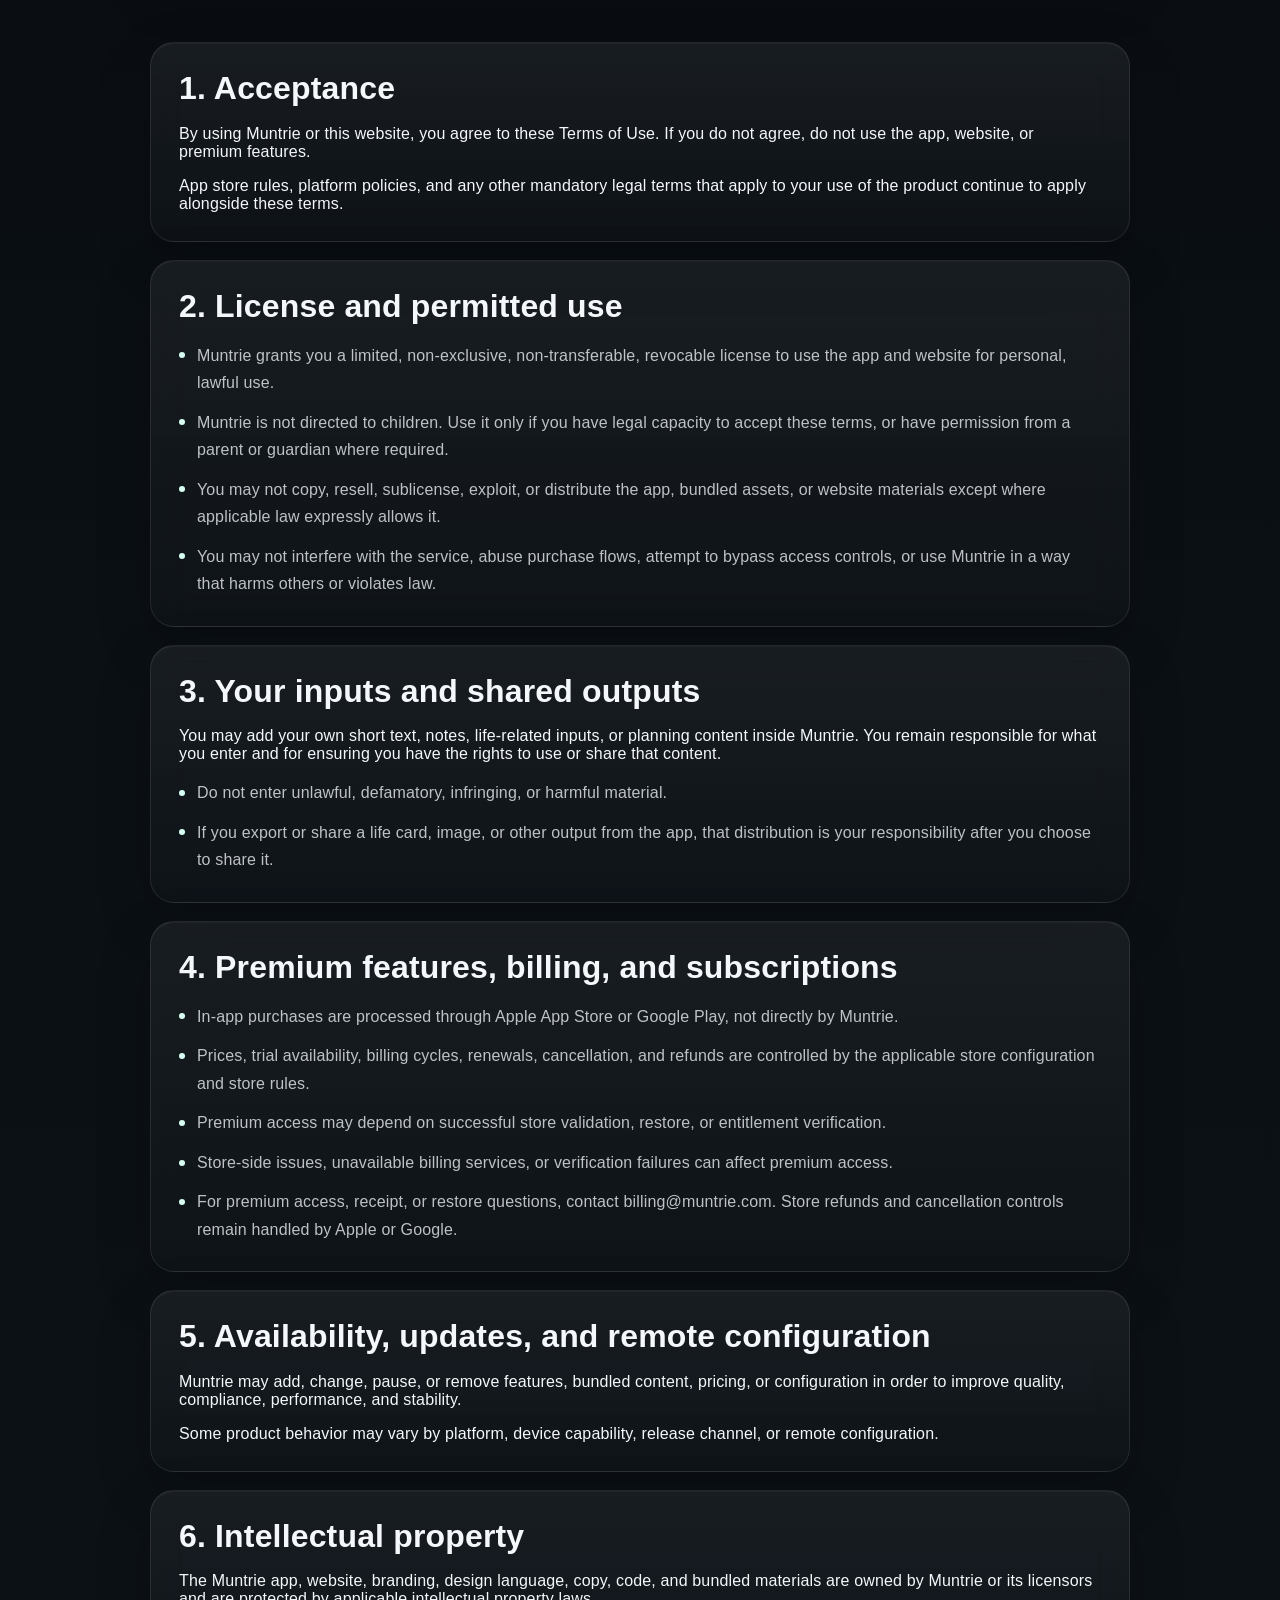
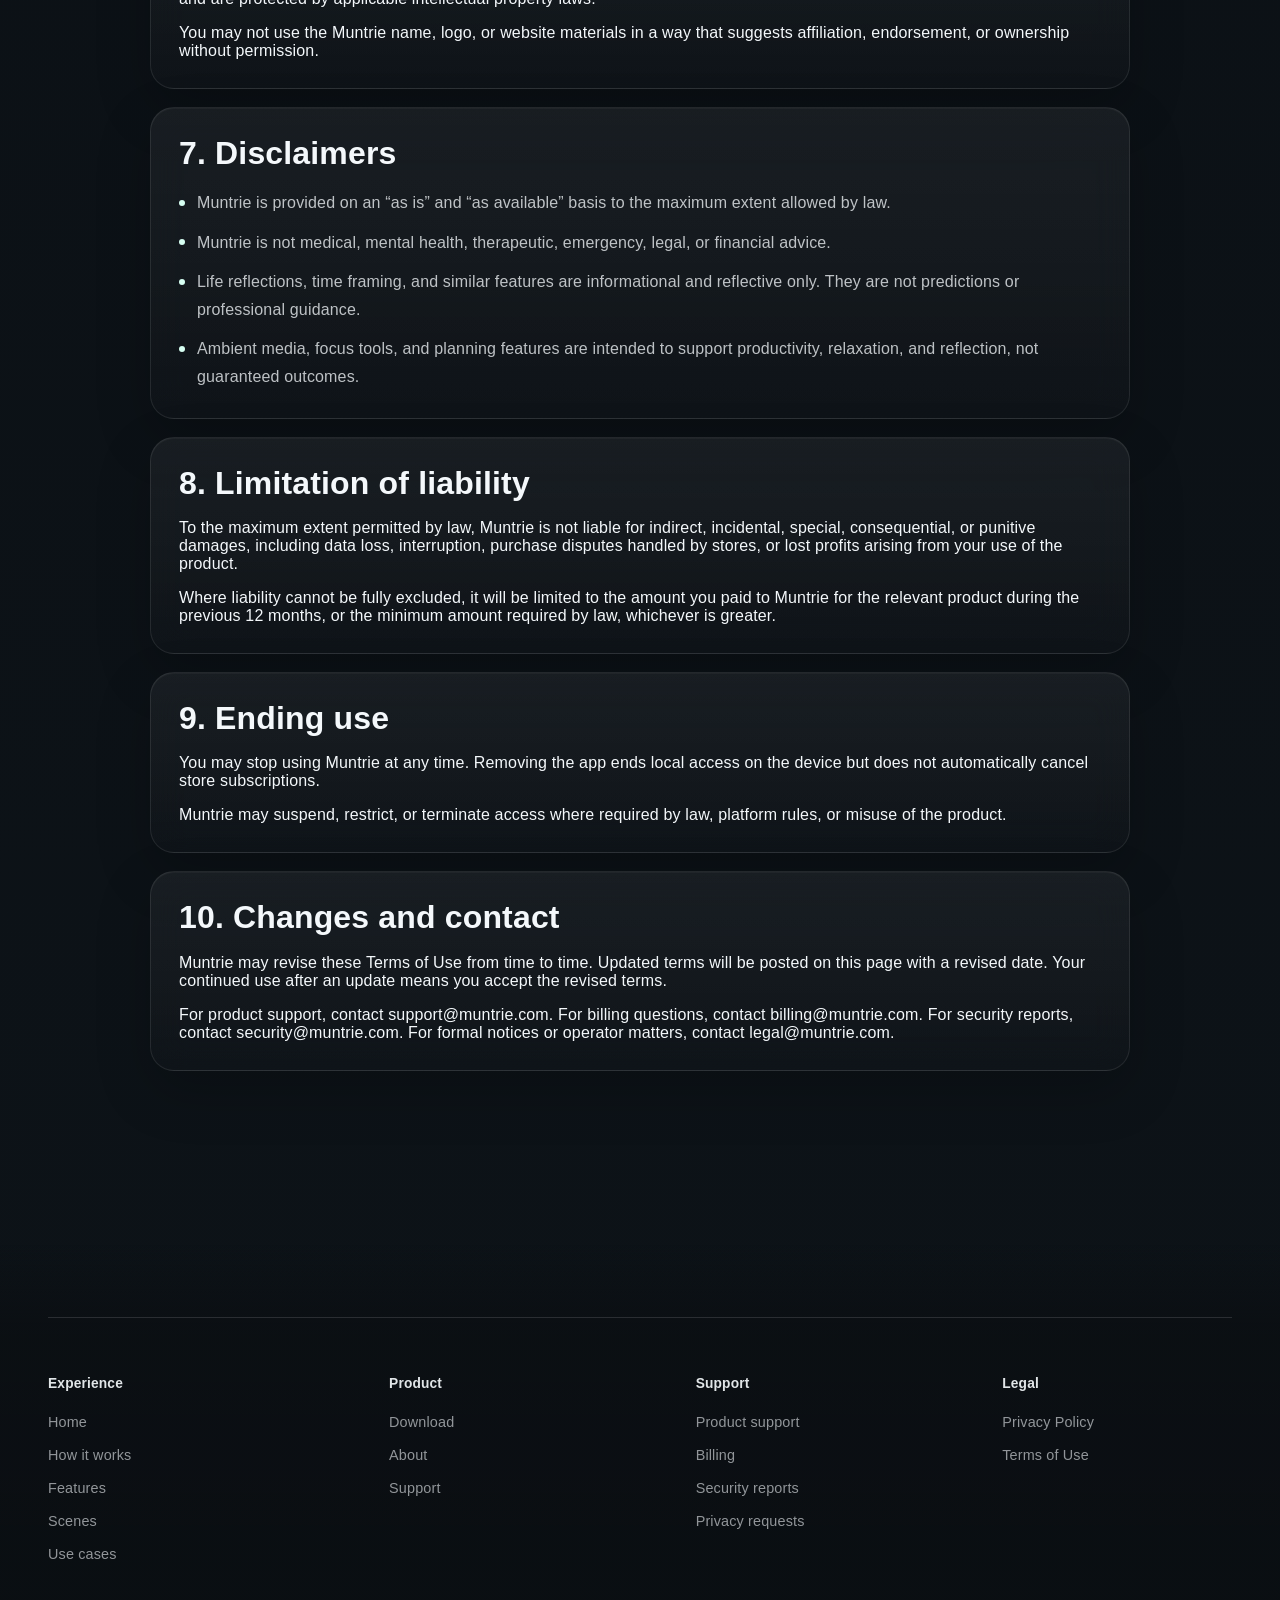
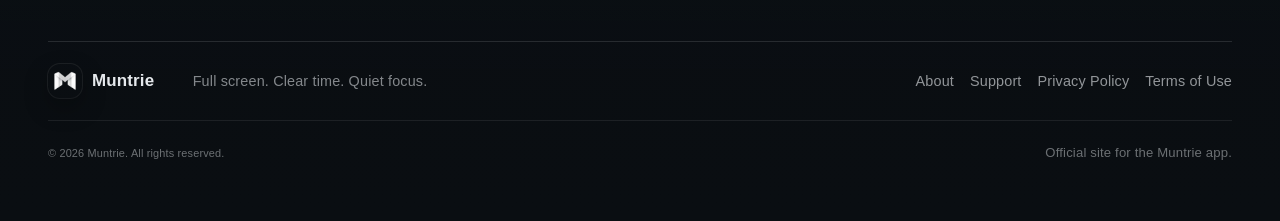
<file: terms.html>
<!doctype html>
<html lang="en">
  <head>
    <meta charset="UTF-8" />
    <meta name="viewport" content="width=device-width, initial-scale=1.0" />
    <title>Muntrie | Terms of Use</title>
    <meta
      id="page-description"
      name="description"
      content="Terms of Use for Muntrie, covering license, premium purchases, updates, disclaimers, and user responsibilities."
    />
    <meta name="theme-color" content="#11171d" />
    <meta id="og-title" property="og:title" content="Muntrie | Terms of Use" />
    <meta
      id="og-description"
      property="og:description"
      content="Terms governing your use of Muntrie and its premium features."
    />
    <meta property="og:type" content="website" />
    <meta property="og:image" content="./assets/icons/brand-icon.png" />
    <meta id="og-url" property="og:url" content="" />
    <link id="canonical" rel="canonical" href="" />
    <link rel="icon" href="./assets/icons/favicon.png" />
    <link
      rel="preload"
      href="./assets/fonts/digital.woff2"
      as="font"
      type="font/woff2"
      crossorigin
    />
    <link rel="stylesheet" href="./styles.css" />
    <script defer src="./config.js"></script>
    <script defer src="./content.js"></script>
    <script defer src="./script.js"></script>
  </head>
  <body data-page="terms" class="legal-page">
    <a class="skip-link" href="#main-content" data-i18n="common.skipToContent">Skip to content</a>
    <div class="ambient-orb ambient-orb-one"></div>
    <div class="ambient-orb ambient-orb-two"></div>
    <div class="ambient-grid" aria-hidden="true"></div>

    <header class="site-header glass">
      <a
        class="brand"
        href="./index.html"
        aria-label="Muntrie Home"
        data-i18n-aria-label="common.ariaHome"
      >
        <img
          class="brand-mark"
          src="./assets/icons/brand-icon-96.webp"
          srcset="./assets/icons/brand-icon-192.webp 2x"
          alt=""
          aria-hidden="true"
          width="34"
          height="34"
        />
        <span class="brand-copy">
          <strong>Muntrie</strong>
          <small data-i18n="common.brandSubtitle">Full-screen time, focus, sound, and light planning.</small>
        </span>
      </a>

      <button
        class="nav-toggle"
        type="button"
        aria-expanded="false"
        aria-controls="site-nav"
        aria-label="Open menu"
        data-i18n-aria-label="common.ariaOpenMenu"
      >
        <span class="nav-toggle-bar"></span>
        <span class="nav-toggle-bar"></span>
        <span class="nav-toggle-bar"></span>
      </button>

      <nav
        class="site-nav"
        id="site-nav"
        aria-label="Site navigation"
        data-i18n-aria-label="common.ariaSiteNavigation"
      >
        <a href="./index.html#top" data-i18n="common.navHome">Home</a>
        <a href="./index.html#experience" data-i18n="common.navExperience">Experience</a>
        <a href="./index.html#features" data-i18n="common.navFeatures">Features</a>
        <a href="./index.html#scenes" data-i18n="common.navScenes">Scenes</a>
        <a href="./index.html#principles" data-i18n="common.navPrinciples">Use cases</a>
        <a class="nav-drawer-cta" href="./index.html#download" data-i18n="common.headerExplore">Get the app</a>
      </nav>

      <div class="header-actions">
        <a class="header-cta" href="./index.html#download" data-i18n="common.headerExplore">Get the app</a>
        <div
          class="locale-toggle"
          role="group"
          aria-label="Language switch"
          data-i18n-aria-label="common.ariaLanguageSwitch"
        >
          <button
            class="locale-button"
            type="button"
            data-locale-choice="en"
            data-i18n="common.languageEn"
          >
            EN
          </button>
          <button
            class="locale-button"
            type="button"
            data-locale-choice="zh"
            data-i18n="common.languageZh"
          >
            中文
          </button>
        </div>
      </div>
    </header>

    <main class="legal-main" id="main-content" aria-labelledby="terms-title">
      <section class="section legal-hero">
        <p class="eyebrow" data-i18n="terms.hero.eyebrow">Terms</p>
        <h1 id="terms-title" data-i18n="terms.hero.title">Terms of Use</h1>
        <p class="legal-updated" data-i18n="terms.hero.updated">Updated March 28, 2026</p>
        <p class="legal-intro" data-i18n="terms.hero.intro">
          These terms explain how you may use Muntrie, how premium access works, and what
          responsibilities and limits apply to the app and website.
        </p>
      </section>

      <section class="section legal-outline" aria-labelledby="legal-outline-title">
        <div class="legal-outline-shell glass" data-reveal>
          <p class="legal-outline-label" id="legal-outline-title" data-i18n="common.legalOnThisPage">
            On this page
          </p>
          <nav
            class="legal-outline-nav"
            data-legal-section-nav
            aria-labelledby="legal-outline-title"
          ></nav>
        </div>
      </section>

      <section class="section legal-summary-shell" aria-labelledby="legal-summary-title">
        <h2 class="sr-only" id="legal-summary-title" data-i18n="common.legalSummaryTitle">
          Summary highlights
        </h2>
        <div class="legal-summary-grid" data-legal-summary></div>
      </section>

      <section class="section legal-contact-shell" aria-labelledby="legal-contact-title">
        <h2 class="sr-only" id="legal-contact-title" data-i18n="common.legalContactTitle">
          Contact
        </h2>
        <div class="legal-contact-grid" data-legal-contact></div>
      </section>

      <section class="section legal-section-shell" aria-labelledby="legal-sections-title">
        <h2 class="sr-only" id="legal-sections-title" data-i18n="common.legalSectionsTitle">
          Full text
        </h2>
        <div class="legal-section-list" data-legal-sections></div>
      </section>
    </main>

    <footer class="site-footer global-footer" id="site-footer">
      <div class="global-footer-inner">
        <div class="global-footer-directory" aria-label="Footer">
          <nav class="global-footer-column" aria-labelledby="global-footer-workspace">
            <h2 id="global-footer-workspace" data-i18n="common.footerWorkspace">Experience</h2>
            <a href="./index.html#top" data-i18n="common.navHome">Home</a>
            <a href="./index.html#experience" data-i18n="common.footerExperience">How it works</a>
            <a href="./index.html#features" data-i18n="common.navFeatures">Features</a>
            <a href="./index.html#scenes" data-i18n="common.navScenes">Scenes</a>
            <a href="./index.html#principles" data-i18n="common.navPrinciples">Use cases</a>
          </nav>

          <nav class="global-footer-column" aria-labelledby="global-footer-product">
            <h2 id="global-footer-product" data-i18n="common.footerProduct">Product</h2>
            <a href="./index.html#download" data-i18n="common.headerExplore">Download</a>
            <a href="./about.html" data-i18n="common.footerAbout">About</a>
            <a href="./support.html" data-i18n="common.footerSupport">Support</a>
          </nav>

          <nav class="global-footer-column" aria-labelledby="global-footer-contact">
            <h2 id="global-footer-contact" data-i18n="common.footerContact">Support</h2>
            <a href="./support.html#support-contact" data-i18n="common.footerContactSupport">
              Product support
            </a>
            <a href="./support.html#support-contact" data-i18n="common.footerContactBilling">
              Billing
            </a>
            <a href="./support.html#support-contact" data-i18n="common.footerContactSecurity">
              Security reports
            </a>
            <a href="./privacy.html#privacy-contact" data-i18n="common.footerPrivacyRequests">
              Privacy requests
            </a>
          </nav>

          <nav class="global-footer-column" aria-labelledby="global-footer-legal">
            <h2 id="global-footer-legal" data-i18n="common.footerLegal">Legal</h2>
            <a href="./privacy.html" data-i18n="common.footerPrivacy">Privacy Policy</a>
            <a href="./terms.html" data-i18n="common.footerTerms">Terms of Use</a>
          </nav>
        </div>

        <div class="global-footer-brand-row">
          <a class="global-footer-brand" href="./index.html#top" data-i18n-aria-label="common.ariaHome">
            <img
              src="./assets/icons/brand-icon-96.webp"
          srcset="./assets/icons/brand-icon-192.webp 2x"
              alt=""
              aria-hidden="true"
              width="34"
              height="34"
            />
            <span>Muntrie</span>
          </a>
          <p data-i18n="common.footerTagline">Full screen. Low noise. Built for flow.</p>
          <nav class="global-footer-utility-links" aria-label="Footer utility">
            <a href="./about.html" data-i18n="common.footerAbout">About</a>
            <a href="./support.html" data-i18n="common.footerSupport">Support</a>
            <a href="./privacy.html" data-i18n="common.footerPrivacy">Privacy Policy</a>
            <a href="./terms.html" data-i18n="common.footerTerms">Terms of Use</a>
          </nav>
        </div>

        <div class="global-footer-bottom">
          <small>
            © <span data-current-year></span> Muntrie.
            <span data-i18n="common.footerRights">All rights reserved.</span>
          </small>
          <span data-i18n="common.footerOperator">Official site for the Muntrie app.</span>
        </div>
      </div>
    </footer>
  </body>
</html>
</file>
<file: styles.css>
@font-face {
  font-family: "Muntrie Digital";
  src:
    url("./assets/fonts/digital.woff2") format("woff2"),
    url("./assets/fonts/digital.ttf") format("truetype");
  font-display: swap;
}

:root {
  color-scheme: dark;
  --bg-top: #2f3a46;
  --bg-base: #11171d;
  --bg-bottom: #090d12;
  --panel: rgba(20, 27, 34, 0.46);
  --panel-strong: rgba(18, 25, 32, 0.68);
  --panel-soft: rgba(255, 255, 255, 0.09);
  --border: rgba(255, 255, 255, 0.15);
  --border-strong: rgba(255, 255, 255, 0.22);
  --text: #f4f8fb;
  --text-soft: rgba(244, 248, 251, 0.76);
  --text-faint: rgba(244, 248, 251, 0.5);
  --accent: #8fddff;
  --accent-strong: #d7fff2;
  --shadow: 0 22px 70px rgba(0, 0, 0, 0.34);
  --radius-xl: 32px;
  --radius-lg: 24px;
  --radius-md: 18px;
  --content-width: min(1200px, calc(100vw - 40px));
  --copy-font:
    "Avenir Next", "SF Pro Display", "Segoe UI Variable", "Segoe UI", sans-serif;
}

* {
  box-sizing: border-box;
}

html {
  scroll-behavior: smooth;
}

:focus-visible {
  outline: 2px solid var(--accent);
  outline-offset: 3px;
}

body {
  margin: 0;
  min-height: 100vh;
  background:
    radial-gradient(circle at top, rgba(138, 203, 255, 0.18), transparent 38%),
    linear-gradient(180deg, var(--bg-top) 0%, var(--bg-base) 36%, var(--bg-bottom) 100%);
  color: var(--text);
  font-family: var(--copy-font);
  letter-spacing: 0.01em;
  overflow-x: hidden;
}

body::before {
  content: "";
  position: fixed;
  inset: 0;
  background:
    linear-gradient(135deg, rgba(255, 255, 255, 0.05), transparent 20%),
    linear-gradient(315deg, rgba(142, 221, 255, 0.08), transparent 25%);
  opacity: 0.45;
  pointer-events: none;
}

body.legal-page {
  --legal-shell-width: min(1500px, calc(100vw - 96px));
  --legal-panel: rgba(13, 18, 23, 0.34);
  --legal-border: rgba(255, 255, 255, 0.09);
  background-color: #06080b;
  background-image:
    linear-gradient(180deg, rgba(4, 7, 10, 0.42) 0%, rgba(7, 10, 14, 0.8) 46%, #0d1318 100%),
    image-set(
      url("./assets/images/optimized/scene-british-columbia-1200.webp") 1x,
      url("./assets/images/optimized/scene-british-columbia-1800.webp") 2x
    ),
    linear-gradient(180deg, #06080b 0%, #0b1015 44%, #0d1318 100%);
  background-position:
    center top,
    center top,
    center;
  background-repeat: no-repeat;
  background-size:
    cover,
    cover,
    auto;
  background-attachment:
    fixed,
    fixed,
    scroll;
}

body.legal-page::before {
  background:
    radial-gradient(circle at 50% 0%, rgba(255, 255, 255, 0.05), transparent 22%),
    linear-gradient(180deg, rgba(255, 255, 255, 0.02), transparent 16%);
  opacity: 0.46;
}

body.legal-page .ambient-orb {
  display: none;
}

body.legal-page .ambient-grid {
  background-image: radial-gradient(circle, rgba(255, 255, 255, 0.16) 0.75px, transparent 0.85px);
  background-size: 20px 20px;
  mask-image: linear-gradient(180deg, rgba(0, 0, 0, 0.8) 0%, rgba(0, 0, 0, 0.48) 64%, transparent 100%);
  opacity: 0.16;
}

img {
  display: block;
  max-width: 100%;
}

a {
  color: inherit;
  text-decoration: none;
}

/* ── Skip-to-content ── */
.skip-link {
  position: fixed;
  top: -100%;
  left: 16px;
  z-index: 100;
  padding: 12px 20px;
  border-radius: 999px;
  background: linear-gradient(135deg, var(--accent-strong), var(--accent));
  color: #081117;
  font-weight: 700;
  font-size: 0.92rem;
  opacity: 0;
  transition: top 200ms ease, opacity 200ms ease;
}

.skip-link:focus {
  top: 24px;
  opacity: 1;
  outline: 2px solid var(--accent);
  outline-offset: 3px;
}

/* ── Hamburger toggle ── */
.nav-toggle {
  display: none;
  flex-direction: column;
  justify-content: center;
  align-items: center;
  gap: 5px;
  width: 44px;
  height: 44px;
  padding: 0;
  border: 1px solid var(--border);
  border-radius: 999px;
  background: rgba(255, 255, 255, 0.06);
  cursor: pointer;
  -webkit-tap-highlight-color: transparent;
  transition: background-color 180ms ease;
}

.nav-toggle:hover,
.nav-toggle:focus-visible {
  background: rgba(255, 255, 255, 0.12);
}

.nav-toggle-bar {
  display: block;
  width: 18px;
  height: 2px;
  border-radius: 2px;
  background: var(--text);
  transition: transform 260ms ease, opacity 260ms ease;
}

.nav-toggle[aria-expanded="true"] .nav-toggle-bar:nth-child(1) {
  transform: translateY(7px) rotate(45deg);
}

.nav-toggle[aria-expanded="true"] .nav-toggle-bar:nth-child(2) {
  opacity: 0;
  transform: scaleX(0);
}

.nav-toggle[aria-expanded="true"] .nav-toggle-bar:nth-child(3) {
  transform: translateY(-7px) rotate(-45deg);
}

.nav-drawer-cta {
  display: none;
}

.ambient-orb {
  position: fixed;
  border-radius: 999px;
  filter: blur(120px);
  opacity: 0.26;
  pointer-events: none;
  z-index: -2;
}

.ambient-orb-one {
  top: 5%;
  right: -5%;
  width: 30rem;
  height: 30rem;
  background: rgba(143, 221, 255, 0.46);
}

.ambient-orb-two {
  bottom: 8%;
  left: -10%;
  width: 28rem;
  height: 28rem;
  background: rgba(130, 170, 255, 0.28);
}

.ambient-grid {
  position: fixed;
  inset: 0;
  background-image:
    linear-gradient(rgba(255, 255, 255, 0.05) 1px, transparent 1px),
    linear-gradient(90deg, rgba(255, 255, 255, 0.05) 1px, transparent 1px);
  background-size: 64px 64px;
  mask-image: linear-gradient(180deg, rgba(0, 0, 0, 0.26), transparent 80%);
  opacity: 0.1;
  pointer-events: none;
  z-index: -3;
}

.glass {
  border: 1px solid var(--border);
  background: linear-gradient(180deg, rgba(255, 255, 255, 0.08), rgba(255, 255, 255, 0.03));
  box-shadow: var(--shadow);
  backdrop-filter: blur(18px);
  -webkit-backdrop-filter: blur(18px);
}

.site-header {
  position: sticky;
  top: 18px;
  z-index: 20;
  width: var(--content-width);
  margin: 18px auto 0;
  padding: 14px 18px;
  display: flex;
  align-items: center;
  justify-content: space-between;
  gap: 18px;
  border-radius: 999px;
}

.legal-shell-header {
  position: sticky;
  top: 0;
  z-index: 20;
  width: var(--legal-shell-width, min(1500px, calc(100vw - 96px)));
  max-width: var(--legal-shell-width, min(1500px, calc(100vw - 96px)));
  margin: 0 auto;
  padding: 12px 16px 10px;
  display: flex;
  align-items: center;
  justify-content: space-between;
  gap: 18px;
  border-radius: 999px;
  border-color: var(--legal-border, rgba(255, 255, 255, 0.09));
  background: rgba(10, 14, 18, 0.72);
  box-shadow: 0 16px 40px rgba(0, 0, 0, 0.2);
  backdrop-filter: blur(16px);
  -webkit-backdrop-filter: blur(16px);
}

body.legal-page .site-header {
  top: 0;
  z-index: 28;
  width: var(--legal-shell-width, min(1500px, calc(100vw - 96px)));
  max-width: var(--legal-shell-width, min(1500px, calc(100vw - 96px)));
  margin: 0 auto;
  padding: 12px 16px 10px;
  border-color: var(--legal-border, rgba(255, 255, 255, 0.09));
  background: rgba(10, 14, 18, 0.72);
  box-shadow: 0 16px 40px rgba(0, 0, 0, 0.2);
}

body.legal-page .site-header .brand-copy small {
  display: none;
}

body.legal-page .site-header .brand-mark {
  width: 34px;
  height: 34px;
  border-radius: 12px;
}

body.legal-page .site-header .brand-copy strong {
  font-size: 0.96rem;
}

body.legal-page .site-nav {
  position: relative;
  display: inline-flex;
  flex: 1 1 auto;
  justify-content: center;
  gap: 22px;
  padding-bottom: 10px;
}

body.legal-page .site-nav a {
  color: rgba(244, 248, 251, 0.58);
  font-size: 0.88rem;
  font-weight: 600;
  letter-spacing: 0.02em;
}

body.legal-page .site-nav a::after {
  bottom: -8px;
}

body.legal-page .site-header .header-actions {
  margin-left: auto;
  gap: 8px;
}

.brand {
  display: inline-flex;
  align-items: center;
  gap: 4px;
  min-width: 0;
}

.brand-mark {
  width: 42px;
  height: 42px;
  border-radius: 14px;
  overflow: hidden;
  flex: none;
}

.brand-copy {
  display: flex;
  flex-direction: column;
  min-width: 0;
}

.brand-copy strong {
  font-size: 0.98rem;
  font-weight: 700;
}

.brand-copy small {
  color: var(--text-faint);
  font-size: 0.76rem;
}

.legal-brand .brand-copy small {
  display: none;
}

.legal-shell-header .brand-mark {
  width: 34px;
  height: 34px;
  border-radius: 12px;
}

.legal-shell-header .brand-copy strong {
  font-size: 0.96rem;
}

.legal-brand {
  color: var(--text);
  border-radius: 18px;
  transition:
    color 180ms ease,
    opacity 180ms ease,
    transform 180ms ease;
}

.legal-brand:hover,
.legal-brand:focus-visible {
  color: var(--text);
  opacity: 0.86;
  transform: translateY(-1px);
}

.site-nav {
  display: inline-flex;
  align-items: center;
  gap: 18px;
  color: var(--text-soft);
  font-size: 0.94rem;
}

.site-nav a {
  position: relative;
  transition: color 180ms ease;
}

.site-nav a::after {
  content: "";
  position: absolute;
  left: 0;
  right: 0;
  bottom: -4px;
  height: 2px;
  border-radius: 2px;
  background: var(--accent);
  transform: scaleX(0);
  transform-origin: center;
  transition: transform 260ms ease;
}

.site-nav a:hover,
.site-nav a:focus-visible {
  color: var(--text);
}

.site-nav a.is-active {
  color: var(--text);
}

.site-nav a.is-active::after {
  transform: scaleX(1);
}

.header-actions {
  display: inline-flex;
  align-items: center;
  gap: 12px;
}

.legal-shell-actions {
  flex: 1 1 auto;
  min-width: 0;
  display: grid;
  grid-template-columns: minmax(0, 1fr) auto;
  align-items: center;
  gap: 18px;
  margin-left: auto;
}

.legal-switch {
  justify-self: center;
  display: inline-flex;
  align-items: center;
  gap: 22px;
  min-width: 0;
  padding-bottom: 10px;
  color: var(--text-soft);
}

.legal-switch a {
  position: relative;
  display: inline-flex;
  align-items: center;
  justify-content: center;
  min-height: auto;
  padding: 0;
  border-radius: 0;
  color: rgba(244, 248, 251, 0.58);
  font-size: 0.88rem;
  font-weight: 600;
  letter-spacing: 0.02em;
  transition:
    color 180ms ease;
}

.legal-switch a::after {
  content: "";
  position: absolute;
  left: 0;
  right: 0;
  bottom: -8px;
  height: 2px;
  border-radius: 2px;
  background: var(--accent);
  transform: scaleX(0);
  transform-origin: center;
  transition: transform 260ms ease;
}

.legal-switch a:hover,
.legal-switch a:focus-visible {
  color: var(--text);
}

.legal-switch a[aria-current="page"] {
  color: rgba(244, 248, 251, 0.96);
}

.legal-switch a[aria-current="page"]::after {
  transform: scaleX(1);
}

.legal-header-actions {
  justify-self: end;
  gap: 8px;
}

.locale-toggle {
  display: inline-flex;
  align-items: center;
  gap: 4px;
  padding: 3px;
  border-radius: 999px;
  border: 1px solid rgba(255, 255, 255, 0.06);
  background: rgba(255, 255, 255, 0.028);
  box-shadow: inset 0 1px 0 rgba(255, 255, 255, 0.03);
  backdrop-filter: blur(12px);
  -webkit-backdrop-filter: blur(12px);
}

.locale-button {
  border: 0;
  background: transparent;
  color: rgba(244, 248, 251, 0.58);
  min-width: 42px;
  padding: 8px 10px;
  border-radius: 999px;
  cursor: pointer;
  font: inherit;
  font-size: 0.78rem;
  font-weight: 600;
  letter-spacing: 0.04em;
  transition:
    background-color 180ms ease,
    color 180ms ease;
}

.locale-button:hover,
.locale-button:focus-visible {
  color: var(--text);
}

.locale-button.is-active {
  background: rgba(255, 255, 255, 0.08);
  color: rgba(244, 248, 251, 0.96);
}

.header-cta,
.button {
  display: inline-flex;
  align-items: center;
  justify-content: center;
  gap: 10px;
  min-height: 48px;
  padding: 0 20px;
  border-radius: 999px;
  font-weight: 600;
  letter-spacing: 0.01em;
  transition:
    transform 180ms ease,
    border-color 180ms ease,
    background-color 180ms ease,
    color 180ms ease;
}

.header-cta {
  background: rgba(255, 255, 255, 0.08);
  border: 1px solid var(--border);
}

.button-primary {
  color: #081117;
  background: linear-gradient(135deg, var(--accent-strong), var(--accent));
  box-shadow: 0 18px 45px rgba(123, 201, 255, 0.24);
}

.button-secondary {
  border: 1px solid var(--border-strong);
  background: rgba(255, 255, 255, 0.06);
  color: var(--text);
}

.header-cta:hover,
.button:hover,
.header-cta:focus-visible,
.button:focus-visible {
  transform: translateY(-1px);
}

.section {
  width: var(--content-width);
  margin: 0 auto;
  padding: 72px 0;
}

.hero {
  min-height: auto;
  display: grid;
  grid-template-columns: 1fr;
  align-items: start;
  gap: 26px;
  padding-top: 52px;
}

.eyebrow {
  margin: 0 0 18px;
  color: var(--accent-strong);
  text-transform: uppercase;
  letter-spacing: 0.22em;
  font-size: 0.76rem;
  font-weight: 700;
}

.hero h1,
.section-heading h2,
.closing-copy h2 {
  margin: 0;
  line-height: 0.94;
  letter-spacing: -0.04em;
  font-weight: 700;
}

.hero h1 {
  font-size: clamp(3rem, 4.9vw, 4.7rem);
}

.hero-copy {
  display: grid;
  justify-items: center;
  gap: 14px;
  width: 100%;
  max-width: 46rem;
  margin: 0 auto;
  text-align: center;
}

.hero-title {
  max-width: 18ch;
  text-wrap: pretty;
}

.hero-title-line {
  display: block;
  text-wrap: pretty;
}

.hero-title-line-secondary {
  color: rgba(244, 248, 251, 0.92);
}

.hero-lead,
.section-heading p,
.feature-card p,
.experience-card p,
.principle-card p,
.scene-card-copy p,
.closing-copy p {
  color: var(--text-soft);
  line-height: 1.7;
  text-wrap: pretty;
}

.hero-lead {
  max-width: 35rem;
  margin: 0;
  font-size: 1.01rem;
  line-height: 1.68;
}

.hero-actions {
  display: flex;
  flex-wrap: wrap;
  justify-content: center;
  gap: 12px;
  margin-top: 6px;
}

.hero-stats {
  margin: 8px 0 0;
  display: flex;
  flex-wrap: wrap;
  justify-content: center;
  gap: 10px;
  padding-top: 0;
  border-top: 0;
}

.hero-stats:empty {
  display: none;
}

.hero-stat {
  margin: 0;
  display: inline-flex;
  align-items: center;
  justify-content: center;
  min-height: 34px;
  padding: 0 12px;
  border-radius: 999px;
  border: 1px solid rgba(255, 255, 255, 0.1);
  background: rgba(255, 255, 255, 0.04);
  min-width: 0;
}

.hero-stat dt {
  margin: 0;
  color: rgba(244, 248, 251, 0.84);
  font-size: 0.72rem;
  text-transform: uppercase;
  letter-spacing: 0.16em;
  white-space: nowrap;
}

.hero-stat dd {
  display: none;
}

.hero-media {
  position: relative;
  width: 100%;
  display: flex;
  justify-content: center;
}

.hero-media::before {
  content: "";
  position: absolute;
  left: 50%;
  bottom: 6%;
  width: min(72vw, 760px);
  height: 38%;
  transform: translateX(-50%);
  background: radial-gradient(circle at center, rgba(137, 212, 255, 0.16), transparent 70%);
  filter: blur(44px);
  opacity: 0.5;
  pointer-events: none;
}

.preview-sound-toggle {
  display: inline-flex;
  align-items: center;
  justify-content: center;
  gap: 0;
  min-height: 48px;
  min-width: 48px;
  padding: 0;
  border-radius: 999px;
  border: 1px solid rgba(255, 255, 255, 0.1);
  background: rgba(17, 24, 31, 0.24);
  color: rgba(244, 248, 251, 0.74);
  transition:
    background-color 180ms ease,
    border-color 180ms ease,
    color 180ms ease;
}

.preview-sound-toggle:hover,
.preview-sound-toggle:focus-visible {
  color: var(--text);
}

.preview-sound-toggle[aria-pressed="true"] {
  border-color: rgba(143, 221, 255, 0.22);
  background: rgba(143, 221, 255, 0.1);
  color: var(--text);
}

.sound-icon {
  width: 20px;
  height: 20px;
  flex: none;
}

.preview-sound-toggle-overlay {
  position: absolute;
  top: 18px;
  right: 18px;
  z-index: 6;
  backdrop-filter: blur(14px);
  -webkit-backdrop-filter: blur(14px);
}

.sr-only {
  position: absolute;
  width: 1px;
  height: 1px;
  padding: 0;
  margin: -1px;
  overflow: hidden;
  clip: rect(0, 0, 0, 0);
  white-space: nowrap;
  border: 0;
}

.sound-wave,
.sound-slash {
  transition:
    opacity 180ms ease,
    transform 180ms ease;
  transform-origin: center;
}

.preview-sound-toggle[aria-pressed="false"] .sound-wave {
  opacity: 0;
  transform: scale(0.88);
}

.preview-sound-toggle[aria-pressed="true"] .sound-slash {
  opacity: 0;
  transform: scale(0.88);
}

.device-shell {
  position: relative;
  width: min(100%, 940px);
  margin: 0 auto;
  aspect-ratio: 20 / 9;
  padding: 11px;
  border-radius: 34px;
  justify-self: stretch;
  background:
    linear-gradient(180deg, rgba(255, 255, 255, 0.08), rgba(255, 255, 255, 0.015)),
    linear-gradient(180deg, rgba(15, 21, 28, 0.98), rgba(11, 16, 22, 0.95));
  border: 1px solid rgba(255, 255, 255, 0.08);
  box-shadow:
    0 24px 64px rgba(0, 0, 0, 0.28),
    inset 0 1px 0 rgba(255, 255, 255, 0.08);
}

.device-shell::before {
  content: "";
  position: absolute;
  left: 16px;
  top: 50%;
  width: 8px;
  height: 36px;
  transform: translateY(-50%);
  border-radius: 999px;
  background: rgba(5, 9, 13, 0.74);
  box-shadow:
    0 0 0 1px rgba(255, 255, 255, 0.04),
    inset 0 1px 2px rgba(255, 255, 255, 0.03);
  z-index: 6;
}

.device-shell::after {
  content: "";
  position: absolute;
  right: -1px;
  top: 23%;
  width: 4px;
  height: 60px;
  border-radius: 999px;
  background: rgba(255, 255, 255, 0.14);
  opacity: 0.32;
}

.stage-preview {
  position: relative;
  width: 100%;
  height: 100%;
  min-height: 0;
  border-radius: 24px;
  overflow: hidden;
  isolation: isolate;
  background: rgba(8, 14, 20, 0.34);
}

.stage-preview::before {
  content: "";
  position: absolute;
  inset: 0;
  border-radius: inherit;
  border: 1px solid rgba(255, 255, 255, 0.04);
  box-shadow:
    inset 0 1px 0 rgba(255, 255, 255, 0.08),
    inset 0 -22px 48px rgba(0, 0, 0, 0.08);
  z-index: 2;
  pointer-events: none;
}

.stage-backgrounds {
  position: absolute;
  inset: 0;
  z-index: 0;
}

.stage-background {
  position: absolute;
  left: -25%;
  top: -25%;
  width: 150%;
  height: 150%;
  opacity: 0;
  background:
    linear-gradient(180deg, rgba(7, 14, 20, 0.06), rgba(7, 14, 20, 0.16)),
    linear-gradient(180deg, rgba(255, 255, 255, 0.04), transparent 24%),
    var(--stage-background-image) center / cover no-repeat;
  transform: translate3d(var(--stage-background-x, 0px), var(--stage-background-y, 0px), 0);
  filter: saturate(0.84) contrast(1.02) brightness(0.92);
  transition: opacity 900ms ease;
  will-change: transform, opacity;
}

.stage-background.is-active {
  opacity: 1;
}

/* ── Scene rotation indicator ── */
.stage-indicators {
  position: absolute;
  left: 50%;
  bottom: 22px;
  z-index: 6;
  display: flex;
  align-items: center;
  justify-content: center;
  gap: 8px;
  min-height: 30px;
  padding: 6px 12px;
  border-radius: 999px;
  transform: translateX(-50%);
  border: 1px solid rgba(255, 255, 255, 0.08);
  background: rgba(10, 15, 20, 0.22);
  backdrop-filter: blur(10px);
  -webkit-backdrop-filter: blur(10px);
}

.stage-indicators:empty {
  display: none;
}

.stage-indicator {
  width: 8px;
  height: 8px;
  border-radius: 50%;
  border: 1px solid rgba(255, 255, 255, 0.2);
  background: rgba(255, 255, 255, 0.08);
  cursor: pointer;
  padding: 0;
  transition: background-color 300ms ease, border-color 300ms ease, transform 300ms ease;
}

.stage-indicator:hover {
  background: rgba(255, 255, 255, 0.2);
}

.stage-indicator:focus-visible {
  background: rgba(255, 255, 255, 0.2);
  border-color: rgba(255, 255, 255, 0.3);
}

.stage-indicator.is-active {
  background: var(--accent);
  border-color: var(--accent);
  transform: scale(1.25);
}

.stage-aura,
.stage-vignette {
  position: absolute;
  pointer-events: none;
}

.stage-aura {
  display: none;
}

.stage-aura-one {
  inset: 8% auto auto 4%;
  width: 220px;
  height: 220px;
  background: rgba(255, 255, 255, 0.12);
  animation: stageAuraDrift 10s ease-in-out infinite alternate;
}

.stage-aura-two {
  top: 6%;
  right: 2%;
  width: 260px;
  height: 240px;
  background: rgba(255, 255, 255, 0.14);
  animation: stageAuraDrift 12s ease-in-out infinite alternate-reverse;
}

.stage-vignette {
  inset: 0;
  z-index: 0;
  background:
    radial-gradient(circle at center, transparent 34%, rgba(7, 12, 18, 0.05) 72%, rgba(5, 9, 14, 0.16) 100%),
    linear-gradient(180deg, rgba(5, 9, 14, 0.03), rgba(5, 9, 14, 0.08));
}

.stage-center,
.stage-watermark {
  position: absolute;
  z-index: 3;
}

.stage-center {
  inset: 0;
  display: grid;
  place-items: center;
  padding: 48px;
  z-index: 4;
}

.stage-label {
  display: none;
}

.digital-time {
  font-family: "Muntrie Digital", monospace;
  display: inline-grid;
  grid-template-columns:
    var(--time-slot-width, 0.62em)
    var(--time-slot-width, 0.62em)
    var(--time-separator-width, 0.14em)
    var(--time-slot-width, 0.62em)
    var(--time-slot-width, 0.62em)
    var(--time-separator-width, 0.14em)
    var(--time-slot-width, 0.62em)
    var(--time-slot-width, 0.62em);
  align-items: center;
  justify-content: center;
  justify-items: center;
  max-inline-size: none;
  margin: 0;
  overflow: visible;
  --time-slot-width: 0.54em;
  --time-separator-width: 0.324em;
  font-size: var(--time-font-size, clamp(6.8rem, 13.6vw, 13.4rem));
  line-height: 1;
  letter-spacing: 0;
  color: rgba(248, 250, 251, 0.96);
  text-shadow: 0 1px 2px rgba(7, 10, 14, 0.24);
  -webkit-text-stroke: 1px rgba(26, 31, 36, 0.24);
  animation: none;
  inline-size: var(--time-inline-size, calc(var(--time-slot-width, 0.54em) * 6 + var(--time-separator-width, 0.324em) * 2));
}

.time-digit,
.time-separator {
  display: inline-flex;
  align-items: center;
  justify-content: center;
}

.time-digit {
  width: var(--time-slot-width, 0.62em);
  min-width: 0;
  overflow: hidden;
  padding-inline: 0;
  font-variant-numeric: tabular-nums;
  font-feature-settings: "tnum" 1, "lnum" 1;
}

.time-separator {
  width: var(--time-separator-width, 0.14em);
  min-width: 0;
  overflow: hidden;
  transform: translateY(-0.01em);
}

.stage-watermark {
  display: none;
}

.floating-card-kicker,
.feature-kicker,
.scene-kicker {
  margin: 0 0 10px;
  color: var(--accent-strong);
  font-size: 0.74rem;
  text-transform: uppercase;
  letter-spacing: 0.18em;
}

.experience-card h3,
.feature-card h3,
.scene-card-copy h3,
.principle-card h3 {
  margin: 0;
  font-size: 1.18rem;
  line-height: 1.2;
}

.section-heading {
  max-width: 58rem;
  margin-bottom: 28px;
}

.section-heading h2 {
  font-size: clamp(2.4rem, 5vw, 4rem);
  max-width: 16ch;
  text-wrap: pretty;
}

.section-heading p {
  max-width: 36rem;
  margin: 10px 0 0;
}

.experience-grid,
.principle-grid {
  display: grid;
  grid-template-columns: repeat(3, minmax(0, 1fr));
  gap: 18px;
}

.experience-card,
.principle-card,
.feature-card {
  padding: 24px;
  border-radius: var(--radius-lg);
  background: linear-gradient(180deg, rgba(255, 255, 255, 0.07), rgba(255, 255, 255, 0.03));
  border: 1px solid transparent;
  transition: transform 260ms ease, border-color 260ms ease, box-shadow 260ms ease;
}

@media (hover: hover) {
  .experience-card:hover,
  .principle-card:hover,
  .feature-card:hover {
    transform: translateY(-3px);
    border-color: var(--border-strong);
    box-shadow: 0 18px 48px rgba(0, 0, 0, 0.18);
  }

  .scene-card:hover {
    transform: translateY(-3px);
    box-shadow: 0 18px 48px rgba(0, 0, 0, 0.18);
  }

  .scene-card:hover img {
    transform: scale(1.03);
  }
}

.card-index {
  display: inline-block;
  margin-bottom: 14px;
  color: var(--text-faint);
  font-size: 0.84rem;
  letter-spacing: 0.18em;
}

.feature-grid {
  display: grid;
  grid-template-columns: repeat(4, minmax(0, 1fr));
  gap: 18px;
}

.scene-grid {
  display: grid;
  grid-template-columns: repeat(3, minmax(0, 1fr));
  gap: 18px;
}

.scene-card {
  overflow: hidden;
  border-radius: calc(var(--radius-lg) + 2px);
  border: 1px solid transparent;
  transition: transform 260ms ease, border-color 260ms ease, box-shadow 260ms ease;
}

.scene-card img {
  width: 100%;
  aspect-ratio: 4 / 5;
  object-fit: cover;
  transition: transform 400ms ease;
}

.scene-card-copy {
  padding: 20px 20px 24px;
}

.legal-summary-card,
.legal-section-card {
  background: linear-gradient(180deg, rgba(255, 255, 255, 0.07), rgba(255, 255, 255, 0.03));
}

.legal-summary-card h3 {
  margin: 0;
  font-size: 1.25rem;
  line-height: 1.2;
}

.store-badge {
  display: inline-flex;
  align-items: center;
  gap: 14px;
  width: min(100%, 228px);
  min-height: 64px;
  padding: 12px 18px;
  border-radius: 18px;
  border: 1px solid rgba(255, 255, 255, 0.14);
  background: #040507;
  box-shadow: inset 0 1px 0 rgba(255, 255, 255, 0.04);
  text-decoration: none;
  justify-content: flex-start;
}

.store-badge-icon {
  display: grid;
  place-items: center;
  flex: none;
  width: 34px;
  height: 34px;
  color: #fff;
}

.store-badge--apple .store-badge-icon {
  width: 28px;
  height: 34px;
}

.store-badge--google .store-badge-icon {
  width: 30px;
  height: 30px;
}

.store-badge-svg {
  display: block;
  width: auto;
  height: 100%;
  max-width: 100%;
}

.store-badge-title {
  color: #fff;
  font-size: 1.12rem;
  font-weight: 700;
  line-height: 1.08;
  white-space: nowrap;
}

.store-badge-static {
  pointer-events: none;
}

.legal-main {
  width: min(980px, calc(100vw - 40px));
  margin: 0 auto;
  padding-top: 28px;
  min-width: 0;
}

.about-main,
.support-main {
  width: var(--legal-shell-width, min(1500px, calc(100vw - 96px)));
  max-width: var(--legal-shell-width, min(1500px, calc(100vw - 96px)));
}

.legal-main .section {
  width: 100%;
}

.legal-hero {
  padding-top: 40px;
  padding-bottom: 24px;
}

.legal-hero h1 {
  margin: 0;
  font-size: clamp(2.8rem, 6.6vw, 4.6rem);
  line-height: 0.98;
  letter-spacing: -0.04em;
}

.legal-updated {
  margin: 18px 0 0;
  color: var(--accent-strong);
  text-transform: uppercase;
  letter-spacing: 0.14em;
  font-size: 0.82rem;
  font-weight: 700;
}

.legal-intro {
  max-width: 62ch;
  margin: 16px 0 0;
  color: var(--text-soft);
  line-height: 1.75;
  font-size: 1.06rem;
  overflow-wrap: anywhere;
}

.legal-outline,
.legal-summary-shell,
.legal-contact-shell,
.legal-section-shell {
  padding-top: 0;
}

.legal-contact-shell,
.support-routing-section {
  scroll-margin-top: 132px;
}

.legal-outline {
  padding-bottom: 24px;
}

.legal-outline-shell {
  display: grid;
  gap: 16px;
  padding: 20px 22px;
  border-radius: 24px;
  background:
    linear-gradient(180deg, rgba(255, 255, 255, 0.06), rgba(255, 255, 255, 0.025)),
    linear-gradient(135deg, rgba(143, 221, 255, 0.08), transparent 48%);
}

.legal-outline-label {
  margin: 0;
  color: var(--text-faint);
  font-size: 0.76rem;
  font-weight: 700;
  letter-spacing: 0.18em;
  text-transform: uppercase;
}

.legal-outline-nav {
  display: grid;
  grid-template-columns: repeat(2, minmax(0, 1fr));
  gap: 12px;
}

.legal-outline-link {
  display: grid;
  grid-template-columns: auto 1fr;
  align-items: center;
  gap: 12px;
  min-height: 54px;
  padding: 12px 14px;
  border-radius: 18px;
  border: 1px solid rgba(255, 255, 255, 0.08);
  background: rgba(255, 255, 255, 0.035);
  color: var(--text-soft);
  transition:
    border-color 180ms ease,
    background-color 180ms ease,
    color 180ms ease,
    transform 180ms ease;
}

.legal-outline-link:hover,
.legal-outline-link:focus-visible {
  border-color: rgba(255, 255, 255, 0.16);
  background: rgba(255, 255, 255, 0.06);
  color: var(--text);
  transform: translateY(-1px);
}

.legal-outline-index {
  display: inline-flex;
  align-items: center;
  justify-content: center;
  min-width: 32px;
  min-height: 32px;
  padding: 0 10px;
  border-radius: 999px;
  background: rgba(143, 221, 255, 0.1);
  color: var(--accent-strong);
  font-size: 0.78rem;
  font-weight: 700;
  letter-spacing: 0.08em;
}

.legal-outline-text {
  min-width: 0;
  line-height: 1.45;
  text-wrap: balance;
}

.legal-summary-grid {
  padding-top: 0;
  display: grid;
  grid-template-columns: repeat(3, minmax(0, 1fr));
  gap: 18px;
}

.legal-contact-grid {
  padding-top: 0;
  display: block;
}

.legal-summary-card {
  padding: 24px;
  border-radius: var(--radius-lg);
}

.legal-summary-card p {
  margin-bottom: 0;
}

.legal-contact-link {
  display: inline-flex;
  align-items: center;
  color: var(--accent-strong);
  font-weight: 600;
  word-break: break-all;
}

.legal-contact-static {
  color: var(--text);
}

.legal-contact-panel {
  display: grid;
  grid-template-columns: minmax(220px, 0.36fr) minmax(0, 1fr);
  gap: clamp(20px, 3vw, 36px);
  padding: clamp(22px, 3vw, 34px);
  border-radius: var(--radius-lg);
}

.legal-contact-panel-copy {
  display: grid;
  align-content: start;
  gap: 12px;
}

.legal-contact-panel-copy h3,
.legal-contact-panel-copy p,
.legal-contact-row h4,
.legal-contact-row p {
  margin: 0;
}

.legal-contact-panel-copy h3 {
  font-size: clamp(1.45rem, 2.6vw, 2rem);
  line-height: 1.08;
}

.legal-contact-panel-copy > p:last-child {
  color: var(--text-soft);
  line-height: 1.68;
}

.legal-contact-list {
  display: grid;
  gap: 10px;
}

.legal-contact-row {
  display: grid;
  grid-template-columns: minmax(0, 1fr) auto;
  align-items: center;
  gap: 18px;
  min-width: 0;
  padding: 16px 18px;
  border-radius: 18px;
  border: 1px solid rgba(255, 255, 255, 0.075);
  background: rgba(255, 255, 255, 0.026);
}

.legal-contact-row-copy {
  display: grid;
  gap: 6px;
  min-width: 0;
}

.legal-contact-row h4 {
  font-size: 1rem;
  line-height: 1.25;
}

.legal-contact-row p {
  color: var(--text-soft);
  font-size: 0.92rem;
  line-height: 1.58;
}

.legal-contact-row .legal-contact-link {
  justify-self: end;
  max-width: 100%;
}

.legal-section-list {
  padding-top: 0;
  display: grid;
  gap: 18px;
}

.legal-section-card {
  padding: 28px;
  border-radius: var(--radius-lg);
  scroll-margin-top: 132px;
}

.legal-section-card h2 {
  margin: 0 0 18px;
  font-size: clamp(1.45rem, 3vw, 2rem);
  line-height: 1.1;
}

.legal-section-card p:last-of-type {
  margin-bottom: 0;
}

.legal-section-card:target {
  border-color: rgba(143, 221, 255, 0.22);
  background:
    linear-gradient(135deg, rgba(143, 221, 255, 0.08), transparent 52%),
    linear-gradient(180deg, rgba(255, 255, 255, 0.09), rgba(255, 255, 255, 0.035));
  box-shadow:
    0 18px 44px rgba(0, 0, 0, 0.2),
    inset 0 1px 0 rgba(255, 255, 255, 0.08);
}

.legal-list {
  margin: 16px 0 0;
  padding: 0;
  list-style: none;
  display: grid;
  gap: 12px;
}

.legal-list li {
  position: relative;
  padding-left: 18px;
  color: var(--text-soft);
  line-height: 1.72;
}

.legal-list li::before {
  content: "";
  position: absolute;
  left: 0;
  top: 0.85em;
  width: 6px;
  height: 6px;
  border-radius: 50%;
  background: var(--accent-strong);
  transform: translateY(-50%);
}

.about-hero {
  padding-top: 40px;
  padding-bottom: 24px;
}

.about-hero h1,
.about-product-copy h2,
.about-contact-copy h2,
.about-compliance-panel h2 {
  margin: 0;
  line-height: 1.02;
  letter-spacing: -0.035em;
}

.about-hero h1 {
  max-width: 100%;
  font-size: clamp(3rem, 6.8vw, 5.2rem);
  text-wrap: wrap;
}

body[data-locale="zh"] .about-hero h1,
body[data-locale="zh"] .support-hero h1 {
  font-size: clamp(3rem, 4.5vw, 4rem);
  letter-spacing: -0.02em;
}

body[data-locale="zh"] .about-hero h1,
body[data-locale="zh"] .support-hero h1,
body[data-locale="zh"] .about-product-copy h2,
body[data-locale="zh"] .about-contact-copy h2,
body[data-locale="zh"] .about-compliance-panel h2,
body[data-locale="zh"] .support-primary-route h2,
body[data-locale="zh"] .support-section-heading h2,
body[data-locale="zh"] .support-note-panel h2 {
  word-break: normal;
  line-break: loose;
  overflow-wrap: normal;
}

.about-hero .legal-intro,
.support-hero .legal-intro {
  max-width: min(72rem, 100%);
}

.about-product-section,
.about-contact-section,
.about-compliance-section {
  padding-top: 0;
}

.about-product-section {
  display: grid;
  gap: 22px;
}

.about-product-copy {
  display: grid;
  gap: 14px;
  max-width: min(68rem, 100%);
}

.about-product-copy h2,
.about-contact-copy h2,
.about-compliance-panel h2 {
  font-size: clamp(1.9rem, 4.2vw, 3.4rem);
}

.about-product-copy p:last-child,
.about-contact-copy p,
.about-compliance-panel p:last-child {
  max-width: min(58rem, 100%);
  margin: 0;
  color: var(--text-soft);
  line-height: 1.7;
}

.about-card-grid {
  display: grid;
  grid-template-columns: repeat(3, minmax(0, 1fr));
  gap: 18px;
}

.about-card {
  display: grid;
  align-content: start;
  gap: 18px;
  min-height: 230px;
  padding: 24px;
  border-radius: var(--radius-lg);
}

.about-card-index {
  width: fit-content;
  min-height: 30px;
  display: inline-flex;
  align-items: center;
  padding: 0 11px;
  border-radius: 999px;
  border: 1px solid rgba(255, 255, 255, 0.08);
  color: var(--text-faint);
  font-size: 0.72rem;
  font-weight: 700;
  letter-spacing: 0.14em;
}

.about-card h3,
.about-card p {
  margin: 0;
}

.about-card h3 {
  font-size: clamp(1.2rem, 2vw, 1.55rem);
  line-height: 1.12;
}

.about-card p {
  color: var(--text-soft);
  line-height: 1.62;
}

.about-contact-panel,
.about-compliance-panel {
  display: grid;
  gap: clamp(20px, 3vw, 34px);
  padding: clamp(22px, 3vw, 34px);
  border-radius: var(--radius-lg);
}

.about-contact-panel {
  grid-template-columns: minmax(230px, 0.38fr) minmax(0, 1fr);
}

.about-contact-copy {
  display: grid;
  align-content: start;
  gap: 14px;
}

.about-contact-list {
  display: grid;
  grid-template-columns: repeat(2, minmax(0, 1fr));
  gap: 10px;
}

.about-contact-list article {
  display: grid;
  align-content: start;
  gap: 8px;
  min-width: 0;
  padding: 16px;
  border-radius: 18px;
  border: 1px solid rgba(255, 255, 255, 0.075);
  background: rgba(255, 255, 255, 0.026);
}

.about-contact-list span {
  color: var(--text-soft);
  font-size: 0.88rem;
  line-height: 1.35;
}

.about-contact-list a {
  color: var(--accent-strong);
  font-weight: 700;
  word-break: break-all;
}

.about-compliance-panel {
  max-width: min(760px, 100%);
}

.support-hero {
  padding-top: 40px;
  padding-bottom: 24px;
}

.support-hero h1,
.support-primary-route h2,
.support-section-heading h2,
.support-note-panel h2 {
  margin: 0;
  line-height: 1.02;
  letter-spacing: -0.035em;
}

.support-hero h1 {
  max-width: 100%;
  font-size: clamp(3rem, 6.8vw, 5.2rem);
  text-wrap: wrap;
}

.support-routing-section,
.support-checklist-section,
.support-bottom-section {
  padding-top: 0;
}

.support-routing-panel {
  display: grid;
  grid-template-columns: minmax(260px, 0.38fr) minmax(0, 1fr);
  gap: clamp(20px, 3vw, 34px);
  padding: clamp(22px, 3vw, 34px);
  border-radius: var(--radius-lg);
}

.support-primary-route,
.support-section-heading,
.support-note-panel {
  display: grid;
  align-content: start;
  gap: 14px;
}

.support-primary-route h2,
.support-section-heading h2,
.support-note-panel h2 {
  font-size: clamp(1.9rem, 4.2vw, 3.4rem);
}

.support-primary-route p,
.support-section-heading,
.support-route-card p,
.support-check-card p,
.support-note-panel p {
  color: var(--text-soft);
  line-height: 1.68;
}

.support-primary-route p,
.support-note-panel p {
  margin: 0;
}

.support-email-link,
.support-route-card a,
.support-text-link {
  color: var(--accent-strong);
  font-weight: 800;
  word-break: break-word;
}

.support-email-link {
  width: fit-content;
  max-width: 100%;
  min-height: 42px;
  display: inline-flex;
  align-items: center;
  padding: 0 16px;
  border-radius: 999px;
  border: 1px solid rgba(215, 255, 242, 0.2);
  background: rgba(215, 255, 242, 0.07);
}

.support-route-grid {
  display: grid;
  grid-template-columns: repeat(2, minmax(0, 1fr));
  gap: 10px;
}

.support-route-card {
  display: grid;
  align-content: start;
  gap: 10px;
  min-width: 0;
  padding: 18px;
  border-radius: 20px;
  border: 1px solid rgba(255, 255, 255, 0.075);
  background: rgba(255, 255, 255, 0.026);
}

.support-route-card h3,
.support-route-card p,
.support-check-card h3,
.support-check-card p {
  margin: 0;
}

.support-route-card h3 {
  font-size: clamp(1.08rem, 1.6vw, 1.3rem);
  line-height: 1.18;
}

.support-checklist-section {
  display: grid;
  gap: 22px;
}

.support-section-heading {
  max-width: min(62rem, 100%);
}

.support-checklist-grid {
  display: grid;
  grid-template-columns: repeat(3, minmax(0, 1fr));
  gap: 18px;
}

.support-check-card {
  display: grid;
  align-content: start;
  gap: 18px;
  min-height: 220px;
  padding: 24px;
  border-radius: var(--radius-lg);
}

.support-check-card h3 {
  font-size: clamp(1.2rem, 2vw, 1.55rem);
  line-height: 1.12;
}

.support-bottom-section {
  display: grid;
  grid-template-columns: repeat(2, minmax(0, 1fr));
  gap: 18px;
}

.support-note-panel {
  padding: clamp(22px, 3vw, 34px);
  border-radius: var(--radius-lg);
}

.support-text-link {
  width: fit-content;
  text-decoration: underline;
  text-decoration-color: rgba(215, 255, 242, 0.36);
  text-underline-offset: 5px;
}

body.legal-page .legal-outline-shell,
body.legal-page .legal-summary-card,
body.legal-page .legal-contact-panel,
body.legal-page .legal-section-card,
body.legal-page .about-card,
body.legal-page .about-contact-panel,
body.legal-page .about-compliance-panel,
body.legal-page .support-routing-panel,
body.legal-page .support-check-card,
body.legal-page .support-note-panel {
  border-color: var(--legal-border);
  background:
    linear-gradient(180deg, rgba(255, 255, 255, 0.055), rgba(255, 255, 255, 0.02)),
    linear-gradient(180deg, var(--legal-panel), rgba(8, 12, 17, 0.42));
  box-shadow:
    0 20px 56px rgba(0, 0, 0, 0.2),
    inset 0 1px 0 rgba(255, 255, 255, 0.035);
}

body.legal-page .legal-outline-shell {
  background:
    linear-gradient(135deg, rgba(143, 221, 255, 0.075), transparent 50%),
    linear-gradient(180deg, rgba(255, 255, 255, 0.055), rgba(255, 255, 255, 0.022)),
    linear-gradient(180deg, var(--legal-panel), rgba(8, 12, 17, 0.42));
}

.closing-panel {
  display: flex;
  align-items: center;
  justify-content: space-between;
  gap: 22px;
  padding: 30px;
  border-radius: 30px;
  background:
    linear-gradient(135deg, rgba(143, 221, 255, 0.12), transparent 45%),
    linear-gradient(180deg, rgba(255, 255, 255, 0.08), rgba(255, 255, 255, 0.03));
}

.closing-copy {
  max-width: 42rem;
}

.site-footer {
  width: var(--content-width);
  margin: 0 auto;
  padding: 0 0 44px;
  display: flex;
  align-items: center;
  justify-content: space-between;
  gap: 18px;
  color: var(--text-faint);
  font-size: 0.92rem;
}

.legal-footer {
  width: min(980px, calc(100vw - 40px));
  padding-top: 18px;
  margin-top: 12px;
  border-top: 1px solid rgba(255, 255, 255, 0.08);
}

.global-footer {
  width: 100%;
  max-width: none;
  margin: clamp(64px, 8vw, 112px) auto 0;
  padding: clamp(44px, 6vw, 72px) 0 clamp(34px, 5vw, 58px);
  display: block;
  color: rgba(244, 248, 251, 0.62);
  background:
    linear-gradient(180deg, rgba(8, 12, 16, 0), rgba(11, 15, 19, 0.88) 14%, #0a0e12 100%);
  font-size: 0.9rem;
}

.global-footer-inner {
  width: min(1500px, calc(100vw - 96px));
  max-width: min(1500px, calc(100vw - 96px));
  margin: 0 auto;
  border-top: 1px solid rgba(244, 248, 251, 0.13);
}

.global-footer-directory {
  display: grid;
  grid-template-columns: minmax(0, 1.15fr) minmax(0, 1fr) minmax(0, 1fr) minmax(0, 1fr);
  gap: clamp(38px, 6vw, 110px);
  padding: clamp(38px, 5vw, 58px) 0 clamp(46px, 6vw, 78px);
}

.global-footer-column {
  display: grid;
  align-content: start;
  gap: 13px;
  min-width: 0;
}

.global-footer-column h2 {
  margin: 0 0 6px;
  color: rgba(244, 248, 251, 0.92);
  font-size: 0.86rem;
  font-weight: 800;
  line-height: 1.2;
}

.global-footer-column a,
.global-footer-utility-links a {
  width: fit-content;
  max-width: 100%;
  color: rgba(244, 248, 251, 0.58);
  line-height: 1.4;
  word-break: break-word;
  transition:
    color 160ms ease,
    transform 160ms ease;
}

.global-footer-column a:hover,
.global-footer-column a:focus-visible,
.global-footer-utility-links a:hover,
.global-footer-utility-links a:focus-visible {
  color: rgba(244, 248, 251, 0.96);
  transform: translateX(2px);
}

.global-footer-brand-row {
  display: grid;
  grid-template-columns: auto minmax(0, 1fr) auto;
  align-items: center;
  gap: clamp(20px, 3vw, 44px);
  padding: 22px 0;
  border-top: 1px solid rgba(244, 248, 251, 0.12);
}

.global-footer-brand {
  display: inline-flex;
  align-items: center;
  gap: 10px;
  min-width: 0;
  color: rgba(244, 248, 251, 0.94);
  font-weight: 800;
  line-height: 1;
}

.global-footer-brand img {
  width: 34px;
  height: 34px;
  flex: 0 0 34px;
  border-radius: 12px;
  box-shadow:
    0 10px 24px rgba(0, 0, 0, 0.26),
    0 0 0 1px rgba(255, 255, 255, 0.08);
}

.global-footer-brand span {
  font-size: 1.06rem;
}

.global-footer-brand-row p {
  margin: 0;
  color: rgba(244, 248, 251, 0.52);
  line-height: 1.55;
}

.global-footer-utility-links {
  display: inline-flex;
  justify-content: flex-end;
  flex-wrap: wrap;
  gap: 16px;
}

.global-footer-bottom {
  display: flex;
  align-items: center;
  justify-content: space-between;
  gap: 18px;
  padding: 22px 0 0;
  border-top: 1px solid rgba(244, 248, 251, 0.08);
  color: rgba(244, 248, 251, 0.42);
  font-size: 0.82rem;
  line-height: 1.5;
}

.global-footer-bottom small,
.global-footer-bottom span {
  margin: 0;
  color: inherit;
}

.global-footer-bottom span {
  text-align: right;
}

.app-embedded .legal-shell-header {
  display: none;
}

.app-embedded .legal-main {
  padding-top: 0;
}

.app-embedded .legal-hero {
  padding-top: 20px;
}

.app-embedded .footer-home-link {
  display: none;
}

.app-embedded .legal-outline {
  padding-bottom: 20px;
}

.app-embedded .legal-outline-shell {
  padding: 18px;
}

.app-embedded .legal-footer {
  margin-top: 4px;
  padding-top: 14px;
  padding-bottom: 28px;
}

.app-embedded .footer-brand {
  display: none;
}

.footer-brand {
  display: inline-flex;
  align-items: center;
  gap: 10px;
  color: var(--text);
  font-weight: 600;
}

.footer-brand img {
  width: 28px;
  height: 28px;
  border-radius: 8px;
}

.footer-links {
  display: inline-flex;
  flex-wrap: wrap;
  gap: 16px;
}

.footer-links a {
  color: var(--text-soft);
}

.footer-links a:hover,
.footer-links a:focus-visible {
  color: var(--text);
}

[data-reveal] {
  opacity: 0;
  transform: translateY(18px);
  transition:
    opacity 500ms ease,
    transform 500ms ease;
}

[data-reveal].is-visible {
  opacity: 1;
  transform: translateY(0);
}

@keyframes stagePan {
  0% {
    transform: scale(1.02) translate3d(0, 0, 0);
  }

  100% {
    transform: scale(1.08) translate3d(-1.8%, -1.1%, 0);
  }
}

@keyframes stageCardFloat {
  0% {
    transform: translate3d(0, 0, 0);
  }

  100% {
    transform: translate3d(0, -8px, 0);
  }
}

@keyframes stageTimePulse {
  0%,
  100% {
    text-shadow: 0 0 20px rgba(255, 255, 255, 0.12);
  }

  50% {
    text-shadow: 0 0 28px rgba(255, 255, 255, 0.18);
  }
}

@keyframes stageAuraDrift {
  0% {
    transform: translate3d(0, 0, 0);
  }

  100% {
    transform: translate3d(12px, -12px, 0);
  }
}

@media (max-width: 1120px) {
  .nav-toggle {
    display: flex;
  }

  .site-nav,
  body.legal-page .site-nav {
    position: fixed;
    top: 0;
    right: 0;
    z-index: 30;
    width: min(320px, 80vw);
    height: 100dvh;
    flex-direction: column;
    align-items: flex-start;
    justify-content: flex-start;
    flex: 0 0 auto;
    gap: 8px;
    padding: 88px 28px 28px;
    background: linear-gradient(180deg, rgba(15, 21, 28, 0.96), rgba(11, 16, 22, 0.98));
    border-left: 1px solid var(--border);
    backdrop-filter: blur(24px);
    -webkit-backdrop-filter: blur(24px);
    transform: translateX(100%);
    visibility: hidden;
    transition: transform 320ms ease, visibility 320ms ease;
  }

  .site-nav.is-open,
  body.legal-page .site-nav.is-open {
    transform: translateX(0);
    visibility: visible;
  }

  .site-nav a,
  body.legal-page .site-nav a {
    display: block;
    width: 100%;
    padding: 14px 0;
    font-size: 1.1rem;
    border-bottom: 1px solid rgba(255, 255, 255, 0.06);
  }

  .site-nav a::after,
  body.legal-page .site-nav a::after {
    display: none;
  }

  .nav-drawer-cta,
  body.legal-page .site-nav .nav-drawer-cta {
    display: inline-flex;
    align-items: center;
    justify-content: center;
    margin-top: 12px;
    min-height: 48px;
    width: 100%;
    padding: 0 20px;
    border-radius: 999px;
    font-weight: 600;
    color: #081117;
    background: linear-gradient(135deg, var(--accent-strong), var(--accent));
    border-bottom: none !important;
  }

  .nav-overlay {
    position: fixed;
    inset: 0;
    z-index: 25;
    background: rgba(0, 0, 0, 0.5);
    opacity: 0;
    visibility: hidden;
    transition: opacity 320ms ease, visibility 320ms ease;
  }

  .nav-overlay.is-visible {
    opacity: 1;
    visibility: visible;
  }

  .hero-copy {
    gap: 14px;
    max-width: 40rem;
  }

  .hero-title {
    max-width: 12ch;
  }

  .hero-lead {
    max-width: 34rem;
  }

  .device-shell {
    width: min(100%, 860px);
  }

  .stage-center {
    padding: 40px;
  }

  .digital-time {
    font-size: var(--time-font-size, clamp(5.4rem, 12vw, 10.4rem));
  }

  .feature-grid {
    grid-template-columns: repeat(2, minmax(0, 1fr));
  }

  .experience-grid,
  .principle-grid,
  .scene-grid,
  .legal-outline-nav,
  .legal-summary-grid,
  .about-card-grid,
  .support-checklist-grid,
  .support-bottom-section {
    grid-template-columns: 1fr;
  }

  .legal-contact-panel,
  .about-contact-panel,
  .support-routing-panel {
    grid-template-columns: 1fr;
  }

  .closing-panel,
  .site-footer {
    flex-direction: column;
    align-items: flex-start;
  }

  .legal-shell-header,
  body.legal-page .site-header {
    width: min(calc(100vw - 40px), 100%);
    max-width: min(calc(100vw - 40px), 100%);
  }

  .global-footer-inner {
    width: min(calc(100vw - 40px), 100%);
    max-width: min(calc(100vw - 40px), 100%);
  }

  .global-footer-directory {
    grid-template-columns: repeat(2, minmax(0, 1fr));
    gap: 34px 56px;
  }

  .global-footer-brand-row {
    grid-template-columns: 1fr;
    justify-items: start;
  }

  .global-footer-utility-links {
    justify-content: flex-start;
  }
}

@media (max-width: 900px) {
  body.legal-page .site-header {
    top: 12px;
    width: min(calc(100vw - 28px), 100%);
    max-width: min(calc(100vw - 28px), 100%);
    display: grid;
    grid-template-columns: minmax(0, auto) 44px auto;
    align-items: center;
    justify-content: space-between;
    gap: 8px;
    padding: 14px;
    border-radius: 24px;
  }

  body.legal-page .site-header .header-actions {
    justify-self: end;
    margin-left: 0;
  }

  body[data-locale="zh"] .about-hero h1,
  body[data-locale="zh"] .support-hero h1 {
    font-size: clamp(2.1rem, 7.2vw, 2.65rem);
    line-height: 1.08;
    overflow-wrap: anywhere;
    word-break: break-word;
    line-break: auto;
  }

  body[data-locale="zh"] .about-product-copy h2,
  body[data-locale="zh"] .about-contact-copy h2,
  body[data-locale="zh"] .about-compliance-panel h2,
  body[data-locale="zh"] .support-primary-route h2,
  body[data-locale="zh"] .support-section-heading h2,
  body[data-locale="zh"] .support-note-panel h2 {
    font-size: clamp(1.7rem, 6.8vw, 2.2rem);
    overflow-wrap: anywhere;
    word-break: break-word;
    line-break: auto;
  }
}

@media (max-width: 780px) {
  :root {
    --content-width: min(calc(100vw - 28px), 100%);
  }

  .site-header {
    top: 12px;
    padding: 14px;
  }

  .legal-shell-header,
  body.legal-page .site-header {
    top: 12px;
    width: min(calc(100vw - 28px), 100%);
    max-width: min(calc(100vw - 28px), 100%);
    padding: 14px;
    border-radius: 24px;
    display: grid;
    grid-template-columns: minmax(0, auto) 44px auto;
    align-items: center;
    justify-content: space-between;
    flex-wrap: nowrap;
    gap: 8px;
  }

  body.legal-page .site-header .brand {
    min-width: 0;
  }

  body.legal-page .site-header .header-actions {
    justify-self: end;
    margin-left: 0;
  }

  .brand-copy small,
  .header-cta {
    display: none;
  }

  .header-actions {
    gap: 6px;
  }

  .legal-shell-actions {
    display: inline-flex;
    align-items: center;
    width: auto;
    justify-content: flex-end;
    gap: 8px;
  }

  .locale-button {
    min-width: 44px;
    padding: 8px 8px;
    font-size: 0.84rem;
  }

  .legal-shell-actions .locale-toggle {
    width: auto;
  }

  .legal-shell-actions .locale-button {
    flex: 0 0 auto;
  }

  .legal-switch {
    display: none;
  }

  .section {
    padding: 56px 0;
  }

  .legal-main,
  .legal-footer {
    width: min(calc(100vw - 28px), 100%);
    min-width: 0;
  }

  .global-footer {
    margin-top: 58px;
    padding-bottom: 34px;
  }

  .global-footer-inner {
    width: min(calc(100vw - 28px), 100%);
    max-width: min(calc(100vw - 28px), 100%);
    padding-top: 28px;
  }

  .global-footer-directory {
    grid-template-columns: 1fr;
    gap: 28px;
    padding-bottom: 36px;
  }

  .global-footer-brand-row {
    gap: 14px;
    padding: 18px 0;
  }

  .global-footer-utility-links {
    gap: 12px 16px;
  }

  .global-footer-bottom {
    flex-direction: column;
    align-items: flex-start;
    gap: 8px;
  }

  .global-footer-bottom span {
    text-align: left;
  }

  .legal-hero {
    padding-top: 30px;
    padding-bottom: 20px;
    min-width: 0;
  }

  .legal-hero h1 {
    font-size: clamp(2.5rem, 9vw, 3.7rem);
    overflow-wrap: anywhere;
  }

  .about-hero {
    padding-top: 30px;
    padding-bottom: 20px;
  }

  .about-hero h1 {
    max-width: 100%;
    font-size: clamp(2.35rem, 10vw, 3.5rem);
    overflow-wrap: anywhere;
  }

  .about-product-copy h2,
  .about-contact-copy h2,
  .about-compliance-panel h2,
  .support-primary-route h2,
  .support-section-heading h2,
  .support-note-panel h2 {
    font-size: clamp(1.75rem, 8.5vw, 2.55rem);
    overflow-wrap: anywhere;
  }

  .support-hero {
    padding-top: 30px;
    padding-bottom: 20px;
  }

  .support-hero h1 {
    max-width: 100%;
    font-size: clamp(2.35rem, 10vw, 3.5rem);
    overflow-wrap: anywhere;
  }

  body[data-locale="zh"] .about-hero h1,
  body[data-locale="zh"] .support-hero h1 {
    font-size: clamp(2.1rem, 9vw, 2.65rem);
    line-height: 1.08;
    overflow-wrap: anywhere;
    word-break: break-word;
    line-break: auto;
  }

  body[data-locale="zh"] .about-product-copy h2,
  body[data-locale="zh"] .about-contact-copy h2,
  body[data-locale="zh"] .about-compliance-panel h2,
  body[data-locale="zh"] .support-primary-route h2,
  body[data-locale="zh"] .support-section-heading h2,
  body[data-locale="zh"] .support-note-panel h2 {
    font-size: clamp(1.7rem, 7.4vw, 2.2rem);
    overflow-wrap: anywhere;
    word-break: break-word;
    line-break: auto;
  }

  .about-card,
  .about-contact-panel,
  .about-compliance-panel,
  .support-routing-panel,
  .support-check-card,
  .support-note-panel {
    padding: 18px;
    border-radius: 24px;
  }

  .about-card,
  .support-check-card {
    min-height: 0;
  }

  .about-contact-list,
  .support-route-grid {
    grid-template-columns: 1fr;
  }

  .legal-intro {
    font-size: 0.98rem;
    line-height: 1.68;
    max-width: 100%;
  }

  .legal-outline {
    padding-bottom: 20px;
  }

  .legal-outline-shell {
    padding: 18px;
    gap: 14px;
  }

  .legal-outline-link {
    min-height: 50px;
    padding: 11px 12px;
  }

  .legal-contact-panel {
    padding: 18px;
    border-radius: 24px;
  }

  .legal-contact-row {
    grid-template-columns: 1fr;
    align-items: start;
    gap: 10px;
    padding: 15px;
  }

  .legal-contact-row .legal-contact-link {
    justify-self: start;
  }

  .legal-section-card {
    scroll-margin-top: 110px;
  }

  .legal-contact-shell,
  .support-routing-section {
    scroll-margin-top: 110px;
  }

  .hero {
    padding-top: 28px;
    min-height: auto;
    gap: 22px;
  }

  .hero h1 {
    font-size: clamp(2.6rem, 10vw, 3.9rem);
  }

  .hero-copy {
    gap: 12px;
    justify-items: start;
    text-align: left;
  }

  .hero-title {
    max-width: none;
  }

  .hero-lead {
    max-width: none;
    font-size: 0.94rem;
    line-height: 1.6;
  }

  .hero-actions {
    width: 100%;
    flex-direction: column;
    justify-content: flex-start;
  }

  .button,
  .button-primary,
  .button-secondary {
    width: 100%;
  }

  .feature-grid {
    grid-template-columns: 1fr;
  }

  .device-shell {
    width: 100%;
    padding: 7px;
    border-radius: 24px;
  }

  .device-shell::before {
    left: 12px;
    width: 6px;
    height: 24px;
  }

  .device-shell::after {
    top: 21%;
    height: 42px;
  }

  .stage-preview {
    border-radius: 16px;
  }

  .stage-center {
    padding: 24px;
  }

  .digital-time {
    font-size: var(--time-font-size, clamp(3.6rem, 10.2vw, 6.4rem));
  }

  .preview-sound-toggle {
    min-height: 42px;
    min-width: 42px;
  }

  .preview-sound-toggle-overlay {
    top: 14px;
    right: 14px;
  }

  .stage-indicators {
    bottom: 14px;
    padding: 5px 10px;
  }

  .closing-panel {
    padding: 24px;
  }
}

body[data-page="home"] {
  background:
    radial-gradient(circle at 14% 14%, rgba(126, 204, 255, 0.2), transparent 30%),
    radial-gradient(circle at 88% 18%, rgba(179, 255, 222, 0.14), transparent 24%),
    radial-gradient(circle at 48% 76%, rgba(255, 215, 163, 0.1), transparent 34%),
    linear-gradient(180deg, #0e141a 0%, #0a1015 34%, #06090d 100%);
}

body[data-page="home"]::before {
  background:
    linear-gradient(135deg, rgba(255, 255, 255, 0.05), transparent 18%),
    linear-gradient(315deg, rgba(143, 221, 255, 0.08), transparent 22%),
    radial-gradient(circle at top center, rgba(255, 255, 255, 0.03), transparent 42%);
  opacity: 0.86;
}

body[data-page="home"] .ambient-grid {
  opacity: 0.14;
}

body[data-page="home"] .ambient-orb-one {
  top: -4%;
  right: -2%;
  width: 40rem;
  height: 40rem;
  opacity: 0.38;
  background: rgba(108, 192, 255, 0.34);
}

body[data-page="home"] .ambient-orb-two {
  bottom: -2%;
  left: -6%;
  width: 34rem;
  height: 34rem;
  opacity: 0.3;
  background: rgba(170, 255, 222, 0.2);
}

body[data-page="home"] .site-header {
  width: min(1320px, calc(100vw - 40px));
  padding: 14px 20px;
  border-radius: 28px;
  border-color: rgba(255, 255, 255, 0.1);
  background:
    linear-gradient(180deg, rgba(12, 17, 23, 0.8), rgba(12, 17, 23, 0.56)),
    linear-gradient(135deg, rgba(255, 255, 255, 0.04), transparent 22%);
  box-shadow: 0 18px 60px rgba(0, 0, 0, 0.24);
}

body[data-page="home"] .site-nav {
  gap: 22px;
}

body[data-page="home"] .header-actions {
  gap: 10px;
}

body[data-page="home"] .home-main .section,
body[data-page="home"] .site-footer {
  width: min(1320px, calc(100vw - 40px));
}

body[data-page="home"] .home-main .section {
  padding: 34px 0 92px;
}

body[data-page="home"] .hero {
  gap: 0;
  padding-top: 54px;
}

body[data-page="home"] .hero-grid {
  display: grid;
  grid-template-columns: minmax(0, 0.88fr) minmax(0, 1.12fr);
  gap: clamp(28px, 4vw, 56px);
  align-items: stretch;
}

body[data-page="home"] .eyebrow {
  display: inline-flex;
  align-items: center;
  min-height: 34px;
  margin: 0;
  padding: 0 14px;
  border-radius: 999px;
  border: 1px solid rgba(255, 255, 255, 0.1);
  background: rgba(255, 255, 255, 0.05);
  color: rgba(235, 247, 255, 0.84);
  letter-spacing: 0.16em;
}

body[data-page="home"] .hero-copy {
  align-content: center;
  justify-items: start;
  gap: 18px;
  max-width: 38rem;
  margin: 0;
  text-align: left;
}

body[data-page="home"] .hero-title {
  max-width: 12ch;
}

body[data-page="home"] .hero h1 {
  font-size: clamp(4.2rem, 6.4vw, 7.35rem);
  line-height: 0.92;
  letter-spacing: -0.06em;
}

body[data-page="home"] .hero-title-line-secondary {
  color: rgba(215, 240, 255, 0.88);
}

body[data-page="home"] .hero-lead {
  max-width: 34rem;
  margin: 0;
  font-size: 1.06rem;
  line-height: 1.75;
}

body[data-page="home"] .hero-actions {
  justify-content: flex-start;
  margin-top: 6px;
}

body[data-page="home"] .button {
  min-height: 54px;
  padding: 0 22px;
}

body[data-page="home"] .button-primary {
  background: linear-gradient(135deg, #cbffd8, #8fddff 56%, #7abfff);
  box-shadow: 0 22px 56px rgba(119, 198, 255, 0.26);
}

body[data-page="home"] .button-secondary {
  background: rgba(255, 255, 255, 0.05);
}

body[data-page="home"] .hero-stats {
  justify-content: flex-start;
  gap: 10px;
  margin: 4px 0 0;
}

body[data-page="home"] .hero-stat {
  min-height: 38px;
  padding: 0 14px;
  border-color: rgba(255, 255, 255, 0.08);
  background: rgba(255, 255, 255, 0.05);
  backdrop-filter: blur(12px);
  -webkit-backdrop-filter: blur(12px);
}

body[data-page="home"] .hero-story {
  width: 100%;
  padding: 24px;
  border-radius: 30px;
  background:
    linear-gradient(180deg, rgba(255, 255, 255, 0.08), rgba(255, 255, 255, 0.03)),
    linear-gradient(180deg, rgba(10, 16, 21, 0.38), rgba(10, 16, 21, 0.16));
}

body[data-page="home"] .hero-story-kicker,
body[data-page="home"] .workbench-card-label {
  margin: 0 0 12px;
  color: rgba(235, 247, 255, 0.72);
  font-size: 0.72rem;
  font-weight: 700;
  text-transform: uppercase;
  letter-spacing: 0.18em;
}

body[data-page="home"] .hero-story-lines {
  display: grid;
}

body[data-page="home"] .hero-story-lines p {
  margin: 0;
  padding: 14px 0;
  color: var(--text-soft);
  border-top: 1px solid rgba(255, 255, 255, 0.08);
}

body[data-page="home"] .hero-story-lines p:first-child {
  padding-top: 0;
  border-top: 0;
}

body[data-page="home"] .hero-story-lines p:last-child {
  padding-bottom: 0;
}

body[data-page="home"] .hero-media {
  display: flex;
  align-items: stretch;
  justify-content: stretch;
}

body[data-page="home"] .hero-media::before {
  display: none;
}

body[data-page="home"] .hero-canvas {
  position: relative;
  width: 100%;
  padding: 24px;
  border-radius: 36px;
  overflow: hidden;
  border-color: rgba(255, 255, 255, 0.1);
  background:
    radial-gradient(circle at top right, rgba(143, 221, 255, 0.14), transparent 32%),
    radial-gradient(circle at bottom left, rgba(185, 255, 223, 0.11), transparent 26%),
    linear-gradient(180deg, rgba(255, 255, 255, 0.09), rgba(255, 255, 255, 0.03));
}

body[data-page="home"] .hero-canvas::before {
  content: "";
  position: absolute;
  inset: 1px;
  border-radius: inherit;
  background: linear-gradient(135deg, rgba(255, 255, 255, 0.05), transparent 24%);
  pointer-events: none;
}

body[data-page="home"] .hero-canvas-header {
  position: relative;
  z-index: 1;
  display: flex;
  align-items: flex-start;
  justify-content: space-between;
  gap: 18px;
  margin-bottom: 22px;
}

body[data-page="home"] .hero-canvas-copy {
  max-width: 31rem;
}

body[data-page="home"] .hero-canvas-copy h2 {
  margin: 0;
  max-width: 12ch;
  font-size: clamp(1.8rem, 3vw, 2.9rem);
  line-height: 1.02;
  letter-spacing: -0.04em;
}

body[data-page="home"] .hero-canvas-pills {
  display: flex;
  flex-wrap: wrap;
  justify-content: flex-end;
  gap: 8px;
  max-width: 18rem;
}

body[data-page="home"] .hero-canvas-pill,
body[data-page="home"] .hero-prompt-tag {
  display: inline-flex;
  align-items: center;
  min-height: 34px;
  padding: 0 12px;
  border-radius: 999px;
  border: 1px solid rgba(255, 255, 255, 0.08);
  background: rgba(255, 255, 255, 0.06);
  color: var(--text-soft);
  font-size: 0.84rem;
}

body[data-page="home"] .hero-workspace {
  position: relative;
  z-index: 1;
  display: grid;
  grid-template-columns: minmax(250px, 290px) minmax(0, 1fr);
  gap: 18px;
  align-items: stretch;
}

body[data-page="home"] .hero-prompt-card {
  padding: 24px 22px;
  border-radius: 30px;
  border-color: rgba(255, 255, 255, 0.08);
  background:
    linear-gradient(180deg, rgba(12, 17, 22, 0.92), rgba(12, 17, 22, 0.76)),
    linear-gradient(135deg, rgba(255, 255, 255, 0.04), transparent 32%);
  box-shadow: inset 0 1px 0 rgba(255, 255, 255, 0.04);
}

body[data-page="home"] .hero-prompt-copy {
  margin: 0;
  color: var(--text);
  line-height: 1.72;
  text-wrap: pretty;
}

body[data-page="home"] .hero-prompt-tags {
  display: flex;
  flex-wrap: wrap;
  gap: 8px;
  margin-top: 18px;
}

body[data-page="home"] .hero-preview-column {
  position: relative;
  min-height: clamp(420px, 48vw, 720px);
  padding: 32px 18px 24px 48px;
}

body[data-page="home"] .hero-preview-column::before {
  content: "";
  position: absolute;
  inset: 10% 8% 7% 16%;
  border-radius: 42px;
  background: radial-gradient(circle at center, rgba(143, 221, 255, 0.18), transparent 64%);
  filter: blur(24px);
  opacity: 0.85;
  pointer-events: none;
}

body[data-page="home"] .hero-preview-column .device-shell {
  position: relative;
  z-index: 2;
  width: 100%;
  margin: 0;
  aspect-ratio: 17 / 12;
}

body[data-page="home"] .stage-preview {
  border-radius: 26px;
  background: rgba(7, 11, 15, 0.64);
}

body[data-page="home"] .stage-preview::after {
  content: "";
  position: absolute;
  inset: 0;
  z-index: 1;
  pointer-events: none;
  background:
    linear-gradient(180deg, rgba(255, 255, 255, 0.02), transparent 16%),
    linear-gradient(180deg, transparent 74%, rgba(5, 9, 14, 0.2));
}

body[data-page="home"] .preview-sound-toggle-overlay {
  top: 16px;
  right: 16px;
}

body[data-page="home"] .stage-indicators {
  bottom: 18px;
  padding: 7px 13px;
  background: rgba(10, 15, 20, 0.28);
}

body[data-page="home"] .hero-media-note {
  position: absolute;
  z-index: 3;
  max-width: 240px;
  padding: 18px 18px 16px;
  border-radius: 24px;
  border: 1px solid rgba(255, 255, 255, 0.08);
  background:
    linear-gradient(180deg, rgba(12, 18, 24, 0.9), rgba(12, 18, 24, 0.72)),
    linear-gradient(135deg, rgba(255, 255, 255, 0.03), transparent 36%);
  box-shadow: 0 18px 42px rgba(0, 0, 0, 0.22);
}

body[data-page="home"] .hero-media-note strong {
  display: block;
  color: var(--text);
  font-size: 1.02rem;
  line-height: 1.42;
}

body[data-page="home"] .hero-media-note-primary {
  top: 18px;
  left: 0;
}

body[data-page="home"] .hero-media-note-secondary {
  right: 0;
  bottom: 0;
  max-width: 292px;
}

body[data-page="home"] .hero-signal-list {
  display: grid;
  gap: 10px;
}

body[data-page="home"] .hero-signal-row {
  display: flex;
  align-items: center;
  justify-content: space-between;
  gap: 18px;
  color: var(--text-soft);
  font-size: 0.92rem;
}

body[data-page="home"] .hero-signal-row strong {
  text-align: right;
  color: var(--text);
  font-size: 0.94rem;
}

body[data-page="home"] .section-shell {
  display: grid;
  gap: 26px;
}

body[data-page="home"] .section-shell-split {
  grid-template-columns: minmax(240px, 340px) minmax(0, 1fr);
  align-items: start;
}

body[data-page="home"] .section-shell-split .section-heading {
  position: sticky;
  top: 112px;
}

body[data-page="home"] .section-heading {
  max-width: 40rem;
  margin: 0;
}

body[data-page="home"] .section-heading .eyebrow {
  margin-bottom: 16px;
}

body[data-page="home"] .section-heading h2 {
  max-width: 12ch;
  font-size: clamp(2.5rem, 4vw, 4.4rem);
}

body[data-page="home"] .section-heading p {
  max-width: 34rem;
  margin-top: 14px;
}

body[data-page="home"] .section-panel {
  padding: 24px;
  border-radius: 34px;
  border: 1px solid rgba(255, 255, 255, 0.08);
  background:
    linear-gradient(180deg, rgba(255, 255, 255, 0.06), rgba(255, 255, 255, 0.02)),
    linear-gradient(180deg, rgba(10, 15, 20, 0.32), rgba(10, 15, 20, 0.12));
  box-shadow: 0 22px 68px rgba(0, 0, 0, 0.16);
  backdrop-filter: blur(18px);
  -webkit-backdrop-filter: blur(18px);
}

body[data-page="home"] .section-panel-soft {
  background:
    linear-gradient(180deg, rgba(255, 255, 255, 0.05), rgba(255, 255, 255, 0.015)),
    linear-gradient(180deg, rgba(10, 15, 20, 0.34), rgba(10, 15, 20, 0.14));
}

body[data-page="home"] .experience-grid {
  grid-template-columns: repeat(3, minmax(0, 1fr));
}

body[data-page="home"] .experience-card,
body[data-page="home"] .feature-card,
body[data-page="home"] .principle-card,
body[data-page="home"] .scene-card {
  border-radius: 28px;
  border: 1px solid rgba(255, 255, 255, 0.06);
  background:
    linear-gradient(180deg, rgba(14, 20, 26, 0.86), rgba(14, 20, 26, 0.64)),
    linear-gradient(135deg, rgba(255, 255, 255, 0.03), transparent 36%);
  box-shadow: none;
}

body[data-page="home"] .experience-card {
  min-height: 232px;
}

body[data-page="home"] .experience-card:first-child {
  grid-column: span 2;
}

body[data-page="home"] .experience-card:last-child {
  background:
    radial-gradient(circle at top right, rgba(143, 221, 255, 0.12), transparent 44%),
    linear-gradient(180deg, rgba(14, 20, 26, 0.86), rgba(14, 20, 26, 0.64));
}

body[data-page="home"] .feature-grid {
  grid-template-columns: repeat(12, minmax(0, 1fr));
  gap: 18px;
}

body[data-page="home"] .feature-card {
  grid-column: span 3;
  min-height: 220px;
}

body[data-page="home"] .feature-card:nth-child(1),
body[data-page="home"] .feature-card:nth-child(4),
body[data-page="home"] .feature-card:nth-child(7) {
  grid-column: span 6;
  min-height: 260px;
}

body[data-page="home"] .feature-card:nth-child(2),
body[data-page="home"] .feature-card:nth-child(5),
body[data-page="home"] .feature-card:nth-child(8) {
  background:
    radial-gradient(circle at top left, rgba(184, 255, 224, 0.08), transparent 42%),
    linear-gradient(180deg, rgba(14, 20, 26, 0.86), rgba(14, 20, 26, 0.64));
}

body[data-page="home"] .scene-grid {
  grid-template-columns: repeat(12, minmax(0, 1fr));
  gap: 18px;
}

body[data-page="home"] .scene-card {
  grid-column: span 4;
  display: flex;
  flex-direction: column;
}

body[data-page="home"] .scene-card:first-child {
  grid-column: span 7;
}

body[data-page="home"] .scene-card:nth-child(2),
body[data-page="home"] .scene-card:nth-child(3) {
  grid-column: span 5;
}

body[data-page="home"] .scene-card img {
  aspect-ratio: 16 / 10;
  min-height: 280px;
}

body[data-page="home"] .scene-card:first-child img {
  aspect-ratio: 16 / 9;
  min-height: 420px;
}

body[data-page="home"] .scene-card-copy {
  flex: 1;
  padding: 24px;
}

body[data-page="home"] .principle-grid {
  grid-template-columns: repeat(3, minmax(0, 1fr));
}

body[data-page="home"] .principle-card {
  min-height: 220px;
}

body[data-page="home"] .principle-card:nth-child(2) {
  background:
    radial-gradient(circle at top, rgba(143, 221, 255, 0.12), transparent 38%),
    linear-gradient(180deg, rgba(14, 20, 26, 0.86), rgba(14, 20, 26, 0.64));
}

body[data-page="home"] .closing-panel {
  padding: 34px;
  border-radius: 34px;
  background:
    radial-gradient(circle at right top, rgba(143, 221, 255, 0.14), transparent 30%),
    radial-gradient(circle at left bottom, rgba(184, 255, 224, 0.1), transparent 28%),
    linear-gradient(180deg, rgba(255, 255, 255, 0.09), rgba(255, 255, 255, 0.03));
}

body[data-page="home"] .site-footer {
  padding: 0 0 52px;
}

body[data-page="home"] .site-footer p,
body[data-page="home"] .site-footer small {
  margin: 0;
}

@media (max-width: 1120px) {
  body[data-page="home"] .hero-grid,
  body[data-page="home"] .section-shell-split {
    grid-template-columns: 1fr;
  }

  body[data-page="home"] .section-shell-split .section-heading {
    position: static;
  }

  body[data-page="home"] .hero-copy {
    max-width: none;
  }

  body[data-page="home"] .hero-title {
    max-width: 10ch;
  }

  body[data-page="home"] .hero-workspace {
    grid-template-columns: 1fr;
  }

  body[data-page="home"] .hero-preview-column {
    min-height: auto;
    padding: 26px 0 52px;
  }

  body[data-page="home"] .hero-preview-column::before {
    inset: 12% 8% 8% 8%;
  }

  body[data-page="home"] .hero-media-note-primary {
    top: 10px;
    left: 10px;
  }

  body[data-page="home"] .hero-media-note-secondary {
    right: 10px;
    bottom: -4px;
  }

  body[data-page="home"] .experience-grid,
  body[data-page="home"] .principle-grid {
    grid-template-columns: 1fr;
  }

  body[data-page="home"] .experience-card:first-child {
    grid-column: auto;
  }

  body[data-page="home"] .feature-grid {
    grid-template-columns: repeat(2, minmax(0, 1fr));
  }

  body[data-page="home"] .feature-card,
  body[data-page="home"] .feature-card:nth-child(1),
  body[data-page="home"] .feature-card:nth-child(4),
  body[data-page="home"] .feature-card:nth-child(7) {
    grid-column: auto;
    min-height: 220px;
  }

  body[data-page="home"] .scene-grid {
    grid-template-columns: repeat(2, minmax(0, 1fr));
  }

  body[data-page="home"] .scene-card:first-child {
    grid-column: 1 / -1;
  }

  body[data-page="home"] .scene-card:nth-child(2),
  body[data-page="home"] .scene-card:nth-child(3) {
    grid-column: auto;
  }
}

@media (max-width: 780px) {
  body[data-page="home"] .site-header,
  body[data-page="home"] .home-main .section,
  body[data-page="home"] .site-footer {
    width: min(calc(100vw - 28px), 100%);
  }

  body[data-page="home"] .hero {
    padding-top: 30px;
  }

  body[data-page="home"] .hero h1 {
    font-size: clamp(3.2rem, 12vw, 4.6rem);
  }

  body[data-page="home"] .hero-title,
  body[data-page="home"] .hero-canvas-copy h2,
  body[data-page="home"] .section-heading h2 {
    max-width: none;
  }

  body[data-page="home"] .hero-story,
  body[data-page="home"] .hero-canvas,
  body[data-page="home"] .section-panel,
  body[data-page="home"] .closing-panel {
    padding: 20px;
    border-radius: 24px;
  }

  body[data-page="home"] .hero-actions {
    width: 100%;
    flex-direction: column;
  }

  body[data-page="home"] .hero-canvas-header {
    flex-direction: column;
  }

  body[data-page="home"] .hero-canvas-pills {
    justify-content: flex-start;
    max-width: none;
  }

  body[data-page="home"] .hero-preview-column {
    padding: 18px 0 0;
  }

  body[data-page="home"] .hero-preview-column::before {
    inset: 15% 0 22% 0;
  }

  body[data-page="home"] .hero-preview-column .device-shell {
    padding: 8px;
    border-radius: 24px;
    aspect-ratio: 17 / 14;
  }

  body[data-page="home"] .stage-preview {
    border-radius: 18px;
  }

  body[data-page="home"] .hero-media-note {
    position: static;
    max-width: none;
    margin-top: 14px;
  }

  body[data-page="home"] .feature-grid,
  body[data-page="home"] .scene-grid,
  body[data-page="home"] .principle-grid {
    grid-template-columns: 1fr;
  }

  body[data-page="home"] .scene-card:first-child,
  body[data-page="home"] .scene-card:nth-child(2),
  body[data-page="home"] .scene-card:nth-child(3),
  body[data-page="home"] .feature-card {
    grid-column: auto;
  }

  body[data-page="home"] .scene-card img,
  body[data-page="home"] .scene-card:first-child img {
    min-height: 240px;
    aspect-ratio: 4 / 3;
  }
}

[data-locale="zh"] .hero h1 {
  font-size: clamp(2.8rem, 4.4vw, 4.5rem);
  letter-spacing: -0.08em;
}

[data-locale="zh"] .hero-copy {
  max-width: 58rem;
}

[data-locale="zh"] .hero-title {
  max-width: none;
}

[data-locale="zh"] .hero-title-line {
  white-space: nowrap;
  word-break: keep-all;
  line-break: strict;
}

[data-locale="zh"] .hero-lead {
  max-width: 42rem;
  word-break: keep-all;
  line-break: strict;
}

[data-locale="zh"] .section-heading h2,
[data-locale="zh"] .closing-copy h2 {
  max-width: 20ch;
  word-break: keep-all;
  line-break: strict;
}

[data-locale="zh"] .section-heading p,
[data-locale="zh"] .closing-copy p {
  max-width: 42rem;
  word-break: keep-all;
  line-break: strict;
}

[data-locale="zh"] .hero-stat dt {
  letter-spacing: 0.08em;
}

body[data-page="home"][data-locale="zh"] .hero-title {
  max-width: 7.5ch;
}

body[data-page="home"][data-locale="zh"] .hero-title-line,
body[data-page="home"][data-locale="zh"] .hero-prompt-copy,
body[data-page="home"][data-locale="zh"] .hero-story-lines p {
  white-space: normal;
  word-break: keep-all;
  line-break: strict;
}

body[data-page="home"][data-locale="zh"] .hero-canvas-copy h2 {
  max-width: 11ch;
  font-size: clamp(1.66rem, 3vw, 2.3rem);
  word-break: keep-all;
  line-break: strict;
}

@media (max-width: 780px) {
  [data-locale="zh"] .hero-title-line {
    white-space: normal;
  }

  body[data-page="home"][data-locale="zh"] .hero h1 {
    font-size: clamp(2.78rem, 10.8vw, 4rem);
  }

  body[data-page="home"][data-locale="zh"] .hero-title {
    max-width: 8ch;
  }

  body[data-page="home"][data-locale="zh"] .hero-canvas-copy h2 {
    font-size: clamp(1.44rem, 8.2vw, 1.92rem);
  }

  body[data-page="home"][data-locale="zh"] .hero-prompt-tag,
  body[data-page="home"][data-locale="zh"] .hero-canvas-pill {
    padding: 0 10px;
    font-size: 0.78rem;
  }
}

body[data-page="home"] .ambient-orb {
  display: none;
}

body[data-page="home"] .ambient-grid {
  background-image: radial-gradient(circle, rgba(255, 255, 255, 0.24) 1px, transparent 1.6px);
  background-size: 18px 18px;
  mask-image: linear-gradient(180deg, rgba(0, 0, 0, 0.82), rgba(0, 0, 0, 0.44) 74%, transparent 100%);
  opacity: 0.18;
}

body[data-page="home"] .site-header {
  width: min(1240px, calc(100vw - 40px));
  padding: 0;
  border: 0;
  border-radius: 0;
  background: transparent;
  box-shadow: none;
  backdrop-filter: none;
  -webkit-backdrop-filter: none;
}

body[data-page="home"] .brand-copy small {
  display: none;
}

body[data-page="home"] .site-nav a {
  color: rgba(255, 255, 255, 0.68);
  font-size: 0.9rem;
}

body[data-page="home"] .site-nav a::after {
  bottom: -6px;
  background: rgba(255, 255, 255, 0.48);
}

body[data-page="home"] .locale-toggle {
  background: rgba(255, 255, 255, 0.04);
  border-color: rgba(255, 255, 255, 0.08);
}

body[data-page="home"] .header-cta {
  border: 0;
  background: #f7f8fb;
  color: #090b0f;
  box-shadow: none;
}

body[data-page="home"] .hero {
  position: relative;
  min-height: calc(100svh - 82px);
  padding-top: clamp(56px, 10vh, 88px);
  padding-bottom: clamp(96px, 14vh, 148px);
  overflow: hidden;
}

body[data-page="home"] .hero::before,
body[data-page="home"] .hero::after {
  content: "";
  position: absolute;
  z-index: 0;
  height: clamp(140px, 14vw, 240px);
  border-radius: 999px;
  pointer-events: none;
  filter: blur(34px);
  opacity: 0.96;
}

body[data-page="home"] .hero::before {
  left: -16vw;
  right: 48%;
  bottom: 10%;
  background:
    linear-gradient(90deg, rgba(123, 92, 255, 0) 0%, rgba(160, 128, 255, 0.92) 24%, rgba(182, 208, 255, 0.96) 72%, rgba(196, 219, 255, 0) 100%);
  transform: rotate(13deg);
  animation: heroLightLeft 18s ease-in-out infinite alternate;
}

body[data-page="home"] .hero::after {
  left: 48%;
  right: -14vw;
  bottom: 8%;
  background:
    linear-gradient(90deg, rgba(201, 226, 255, 0) 0%, rgba(172, 139, 255, 0.94) 28%, rgba(151, 189, 255, 0.96) 64%, rgba(206, 228, 255, 0) 100%);
  transform: rotate(-12deg);
  animation: heroLightRight 22s ease-in-out infinite alternate;
}

body[data-page="home"] .hero-grid {
  position: relative;
  z-index: 1;
  grid-template-columns: 1fr;
  min-height: calc(100svh - 140px);
  gap: clamp(36px, 7vh, 72px);
  align-content: space-between;
  justify-items: center;
}

body[data-page="home"] .hero-copy {
  justify-items: center;
  gap: 18px;
  max-width: 72rem;
  text-align: center;
}

body[data-page="home"] .hero .eyebrow,
body[data-page="home"] .hero-actions,
body[data-page="home"] .hero-stats,
body[data-page="home"] .hero-story,
body[data-page="home"] .hero-canvas-header,
body[data-page="home"] .hero-prompt-card,
body[data-page="home"] .hero-media-note,
body[data-page="home"] .stage-indicators {
  display: none !important;
}

body[data-page="home"] .hero-title {
  max-width: 9.5ch;
}

body[data-page="home"] .hero h1 {
  font-size: clamp(4.8rem, 10vw, 8.8rem);
  line-height: 0.94;
  letter-spacing: -0.075em;
  text-wrap: balance;
}

body[data-page="home"] .hero-lead {
  max-width: 54rem;
  font-size: clamp(1.08rem, 1.9vw, 1.5rem);
  line-height: 1.52;
  color: rgba(255, 255, 255, 0.84);
}

body[data-page="home"] .hero-media {
  width: 100%;
  justify-content: center;
}

body[data-page="home"] .hero-canvas {
  width: 100%;
  padding: 0;
  border: 0;
  border-radius: 0;
  background: transparent;
  box-shadow: none;
  overflow: visible;
  backdrop-filter: none;
  -webkit-backdrop-filter: none;
}

body[data-page="home"] .hero-canvas::before {
  display: none;
}

body[data-page="home"] .hero-workspace {
  display: block;
}

body[data-page="home"] .hero-preview-column {
  position: relative;
  width: min(920px, calc(100vw - 72px));
  min-height: 0;
  margin: 0 auto;
  padding: 0;
}

body[data-page="home"] .hero-preview-column::before {
  display: none;
}

body[data-page="home"] .hero-preview-column .device-shell {
  width: 100%;
  aspect-ratio: 20 / 9;
  padding: 10px;
  border-radius: 34px;
  background:
    linear-gradient(180deg, rgba(32, 36, 49, 0.92), rgba(15, 18, 24, 0.94)),
    linear-gradient(135deg, rgba(255, 255, 255, 0.04), transparent 24%);
  border: 1px solid rgba(255, 255, 255, 0.08);
  box-shadow: 0 28px 96px rgba(4, 6, 12, 0.48);
}

body[data-page="home"] .device-shell::before,
body[data-page="home"] .device-shell::after {
  display: none;
}

body[data-page="home"] .stage-preview {
  border-radius: 24px;
  background: rgba(5, 8, 12, 0.94);
}

body[data-page="home"] .stage-preview::after {
  background:
    linear-gradient(180deg, rgba(255, 255, 255, 0.03), transparent 14%),
    linear-gradient(180deg, transparent 72%, rgba(0, 0, 0, 0.34));
}

body[data-page="home"] .stage-center {
  padding: 24px;
}

body[data-page="home"] .digital-time {
  font-size: var(--time-font-size, clamp(3.4rem, 6vw, 5.4rem));
  text-shadow: 0 4px 18px rgba(0, 0, 0, 0.44);
}

body[data-page="home"] .preview-sound-toggle-overlay {
  top: 14px;
  right: 14px;
  min-width: 38px;
  min-height: 38px;
  background: rgba(10, 12, 18, 0.42);
}

body[data-page="home"][data-locale="zh"] .hero-title {
  max-width: 6.4ch;
}

body[data-page="home"][data-locale="zh"] .hero h1 {
  font-size: clamp(4.2rem, 9.2vw, 8rem);
}

@media (max-width: 900px) {
  body[data-page="home"] .hero {
    min-height: auto;
    padding-top: 38px;
    padding-bottom: 88px;
  }

  body[data-page="home"] .hero::before {
    left: -34vw;
    right: 36%;
    bottom: 20%;
  }

  body[data-page="home"] .hero::after {
    left: 38%;
    right: -28vw;
    bottom: 16%;
  }

  body[data-page="home"] .hero h1 {
    font-size: clamp(2.24rem, 9.8vw, 3.9rem);
  }

  body[data-page="home"] .hero-copy {
    width: 100%;
  }

  body[data-page="home"] .hero-title,
  body[data-page="home"][data-locale="zh"] .hero-title {
    max-width: 5.4ch;
  }

  body[data-page="home"] .hero-lead {
    font-size: 1rem;
    line-height: 1.58;
  }

  body[data-page="home"] .hero-grid {
    min-height: auto;
    align-content: start;
  }

  body[data-page="home"] .hero-preview-column {
    width: min(100%, calc(100vw - 28px));
  }

  body[data-page="home"][data-locale="zh"] .hero h1 {
    font-size: clamp(2.02rem, 8.9vw, 3.32rem);
  }

  body[data-page="home"][data-locale="zh"] .hero-title {
    max-width: 4.8ch;
  }

  body[data-page="home"] .hero-preview-column .device-shell {
    padding: 8px;
    border-radius: 24px;
  }

  body[data-page="home"] .stage-preview {
    border-radius: 18px;
  }
}

@keyframes heroLightLeft {
  0% {
    transform: translate3d(0, 0, 0) rotate(13deg) scaleX(1);
    opacity: 0.9;
  }

  100% {
    transform: translate3d(3vw, -2vh, 0) rotate(10deg) scaleX(1.08);
    opacity: 1;
  }
}

@keyframes heroLightRight {
  0% {
    transform: translate3d(0, 0, 0) rotate(-12deg) scaleX(1);
    opacity: 0.88;
  }

  100% {
    transform: translate3d(-3vw, -2.5vh, 0) rotate(-9deg) scaleX(1.1);
    opacity: 1;
  }
}


@media (prefers-reduced-motion: reduce) {
  html {
    scroll-behavior: auto;
  }

  * {
    animation-duration: 0.01ms !important;
    animation-iteration-count: 1 !important;
    transition-duration: 0.01ms !important;
  }
}

body[data-page="home"] {
  background:
    radial-gradient(circle at 50% 34%, rgba(30, 46, 60, 0.38), transparent 44%),
    linear-gradient(180deg, #07090d 0%, #091019 56%, #0c1822 100%);
}

body[data-page="home"]::before {
  background:
    radial-gradient(circle at 50% 28%, rgba(255, 255, 255, 0.04), transparent 36%),
    linear-gradient(180deg, rgba(255, 255, 255, 0.03), transparent 18%);
  opacity: 0.52;
}

body[data-page="home"] .ambient-grid {
  opacity: 0.24;
}

body[data-page="home"] .site-header {
  width: min(1240px, calc(100vw - 48px));
  margin-top: 18px;
}

body[data-page="home"] .site-nav,
body[data-page="home"] .nav-toggle {
  display: none !important;
}

body[data-page="home"] .brand-mark {
  width: 32px;
  height: 32px;
  border-radius: 12px;
}

body[data-page="home"] .brand-copy strong {
  font-size: 0.94rem;
}

body[data-page="home"] .locale-button {
  min-width: 48px;
  padding: 9px 10px;
}

body[data-page="home"] .header-cta {
  min-height: 56px;
  padding: 0 24px;
  font-size: 0.96rem;
  font-weight: 700;
}

body[data-page="home"] .hero {
  min-height: calc(100svh - 26px);
  padding-top: clamp(24px, 4vh, 40px);
  padding-bottom: clamp(26px, 4vh, 40px);
}

body[data-page="home"] .hero-grid {
  display: flex;
  flex-direction: column;
  align-items: center;
  justify-content: space-between;
  min-height: calc(100svh - 124px);
  gap: clamp(18px, 3vh, 28px);
}

body[data-page="home"] .hero-copy {
  width: 100%;
  max-width: 1180px;
  margin: 0 auto;
  gap: 14px;
}

body[data-page="home"] .hero-title {
  max-width: none;
}

body[data-page="home"] .hero-title-line {
  white-space: nowrap;
}

body[data-page="home"] .hero-title-line-secondary {
  color: rgba(255, 255, 255, 0.96);
}

body[data-page="home"] .hero h1 {
  font-size: clamp(4.2rem, 7.6vw, 6.9rem);
  line-height: 0.92;
  letter-spacing: -0.07em;
}

body[data-page="home"] .hero-lead {
  max-width: 56rem;
  margin-top: 4px;
  font-size: clamp(0.98rem, 1.5vw, 1.28rem);
  line-height: 1.5;
}

body[data-page="home"] .hero-media {
  width: 100%;
  margin-top: auto;
}

body[data-page="home"] .hero-preview-column {
  width: min(840px, calc(100vw - 96px));
}

body[data-page="home"] .hero-preview-column::before,
body[data-page="home"] .hero-preview-column::after {
  content: "";
  position: absolute;
  z-index: 1;
  bottom: 12px;
  width: 56%;
  height: 132px;
  border-radius: 999px;
  pointer-events: none;
  filter: blur(26px);
  opacity: 0.98;
}

body[data-page="home"] .hero-preview-column::before {
  left: -22%;
  background:
    linear-gradient(90deg, rgba(153, 120, 255, 0) 0%, rgba(148, 128, 255, 0.9) 24%, rgba(187, 210, 255, 0.95) 72%, rgba(198, 221, 255, 0) 100%);
  transform: rotate(10deg);
  animation: heroPreviewBeamLeft 14s ease-in-out infinite alternate;
}

body[data-page="home"] .hero-preview-column::after {
  right: -22%;
  background:
    linear-gradient(90deg, rgba(198, 221, 255, 0) 0%, rgba(170, 143, 255, 0.95) 28%, rgba(156, 192, 255, 0.95) 68%, rgba(198, 221, 255, 0) 100%);
  transform: rotate(-10deg);
  animation: heroPreviewBeamRight 16s ease-in-out infinite alternate;
}

body[data-page="home"] .hero-preview-column .device-shell {
  width: min(840px, 100%);
  padding: 9px;
  border-radius: 32px;
  box-shadow: 0 22px 70px rgba(0, 0, 0, 0.46);
}

body[data-page="home"] .stage-preview {
  border-radius: 22px;
  overflow: clip;
  contain: paint;
}

body[data-page="home"] .stage-backgrounds {
  overflow: clip;
  contain: paint;
}

body[data-page="home"] .stage-background {
  left: 0;
  top: 0;
  width: 100%;
  height: 100%;
  transform: translate3d(
      calc(var(--stage-background-x, 0px) * 0.08),
      calc(var(--stage-background-y, 0px) * 0.08),
      0
    )
    scale(1.12);
}

body[data-page="home"] .stage-center {
  padding: 18px 24px;
}

body[data-page="home"] .digital-time {
  font-size: var(--time-font-size, clamp(3rem, 5.4vw, 4.8rem));
}

body[data-page="home"][data-locale="zh"] .hero h1 {
  font-size: clamp(3.8rem, 7vw, 6.2rem);
}

body[data-page="home"][data-locale="zh"] .hero-title-line {
  white-space: nowrap;
}

@media (max-width: 1100px) {
  body[data-page="home"] .hero h1 {
    font-size: clamp(3.4rem, 7.8vw, 5.3rem);
  }

  body[data-page="home"][data-locale="zh"] .hero h1 {
    font-size: clamp(3rem, 7vw, 4.9rem);
  }

  body[data-page="home"] .hero-preview-column {
    width: min(760px, calc(100vw - 64px));
  }
}

@media (max-width: 780px) {
  body[data-page="home"] .site-header {
    width: min(calc(100vw - 28px), 100%);
    margin-top: 12px;
  }

  body[data-page="home"] .header-actions {
    gap: 8px;
  }

  body[data-page="home"] .header-cta {
    min-height: 48px;
    padding: 0 18px;
    font-size: 0.88rem;
  }

  body[data-page="home"] .hero {
    min-height: auto;
    padding-top: 18px;
    padding-bottom: 26px;
  }

  body[data-page="home"] .hero-grid {
    min-height: auto;
    gap: 18px;
  }

  body[data-page="home"] .hero-copy,
  body[data-page="home"] .hero-media {
    padding-inline: 8px;
  }

  body[data-page="home"] .hero-title-line {
    white-space: normal;
  }

  body[data-page="home"] .hero h1 {
    font-size: clamp(2.7rem, 11.2vw, 3.7rem);
    line-height: 0.95;
  }

  body[data-page="home"][data-locale="zh"] .hero h1 {
    font-size: clamp(1.86rem, 7.8vw, 2.56rem);
  }

  body[data-page="home"][data-locale="zh"] .hero-title {
    max-width: none;
  }

  body[data-page="home"][data-locale="zh"] .hero-title-line {
    white-space: nowrap;
    word-break: keep-all;
    line-break: strict;
  }

  body[data-page="home"] .hero-lead {
    max-width: 22rem;
    font-size: 0.92rem;
  }

  body[data-page="home"] .hero-preview-column {
    width: min(100%, calc(100vw - 28px));
  }

  body[data-page="home"] .hero-preview-column::before,
  body[data-page="home"] .hero-preview-column::after {
    bottom: 8px;
    width: 58%;
    height: 88px;
    filter: blur(18px);
  }

  body[data-page="home"] .hero-preview-column::before {
    left: -14%;
  }

  body[data-page="home"] .hero-preview-column::after {
    right: -14%;
  }

  body[data-page="home"] .hero-preview-column .device-shell {
    padding: 7px;
    border-radius: 22px;
  }

  body[data-page="home"] .stage-preview {
    border-radius: 16px;
  }

  body[data-page="home"] .digital-time {
    font-size: var(--time-font-size, clamp(2.1rem, 7.4vw, 3.2rem));
  }
}

@keyframes heroPreviewBeamLeft {
  0% {
    transform: translate3d(0, 0, 0) rotate(10deg) scaleX(1);
  }

  100% {
    transform: translate3d(3vw, -1vh, 0) rotate(7deg) scaleX(1.08);
  }
}

@keyframes heroPreviewBeamRight {
  0% {
    transform: translate3d(0, 0, 0) rotate(-10deg) scaleX(1);
  }

  100% {
    transform: translate3d(-3vw, -1vh, 0) rotate(-7deg) scaleX(1.08);
  }
}
</file>
<file: home.css>
body[data-page="home"] {
  --home-shell-width: min(1500px, calc(100vw - 96px));
  --home-header-space: 108px;
  --home-panel: rgba(13, 18, 23, 0.32);
  --home-panel-strong: rgba(10, 14, 18, 0.68);
  --home-panel-soft: rgba(255, 255, 255, 0.04);
  --home-border: rgba(255, 255, 255, 0.09);
  --home-border-strong: rgba(255, 255, 255, 0.18);
  --home-text-soft: rgba(244, 248, 251, 0.72);
  --home-text-faint: rgba(244, 248, 251, 0.5);
  background-color: #06080b;
  background-image:
    linear-gradient(180deg, rgba(4, 7, 10, 0.42) 0%, rgba(7, 10, 14, 0.8) 46%, #0d1318 100%),
    image-set(
      url("./assets/images/optimized/scene-british-columbia-1200.webp") 1x,
      url("./assets/images/optimized/scene-british-columbia-1800.webp") 2x
    ),
    linear-gradient(180deg, #06080b 0%, #0b1015 44%, #0d1318 100%);
  background-position:
    center top,
    center top,
    center;
  background-repeat: no-repeat;
  background-size:
    cover,
    cover,
    auto;
  background-attachment:
    fixed,
    fixed,
    scroll;
  overflow-x: hidden;
}

body[data-page="home"]::before {
  background:
    radial-gradient(circle at 50% 0%, rgba(255, 255, 255, 0.05), transparent 22%),
    linear-gradient(180deg, rgba(255, 255, 255, 0.02), transparent 16%);
  opacity: 0.46;
}

body[data-page="home"] .ambient-orb {
  display: none;
}

body[data-page="home"] .ambient-grid {
  background-image: radial-gradient(circle, rgba(255, 255, 255, 0.16) 0.75px, transparent 0.85px);
  background-size: 20px 20px;
  mask-image: linear-gradient(180deg, rgba(0, 0, 0, 0.8) 0%, rgba(0, 0, 0, 0.48) 64%, transparent 100%);
  opacity: 0.16;
}

body[data-page="home"] .site-header,
body[data-page="home"] .home-main .section,
body[data-page="home"] .site-footer {
  width: var(--home-shell-width);
  max-width: var(--home-shell-width);
}

body[data-page="home"] .site-header {
  position: sticky;
  top: 0;
  z-index: 28;
  margin-top: 0;
  padding: 12px 16px 10px;
  background: rgba(10, 14, 18, 0.72);
  border-color: var(--home-border);
  box-shadow: 0 16px 40px rgba(0, 0, 0, 0.2);
  transition:
    transform 220ms ease,
    background-color 220ms ease,
    border-color 220ms ease,
    box-shadow 220ms ease,
    padding 220ms ease;
}

body[data-page="home"] .site-header.is-stuck {
  padding-top: 8px;
  padding-bottom: 8px;
  background: rgba(9, 13, 18, 0.84);
  border-color: rgba(255, 255, 255, 0.1);
  box-shadow: 0 18px 48px rgba(0, 0, 0, 0.28);
}

body[data-page="home"] .site-nav {
  position: relative;
  display: inline-flex !important;
  flex: 1 1 auto;
  justify-content: center;
  gap: 22px;
  padding-bottom: 10px;
}

body[data-page="home"] .nav-toggle {
  display: none !important;
}

body[data-page="home"] .brand-mark {
  width: 34px;
  height: 34px;
  border-radius: 12px;
}

body[data-page="home"] .brand-copy strong {
  font-size: 0.96rem;
}

body[data-page="home"] .brand-copy small {
  color: var(--home-text-faint);
}

body[data-page="home"] .header-actions {
  margin-left: auto;
  gap: 8px;
  position: relative;
}

body[data-page="home"] .locale-toggle {
  padding: 3px;
  border-color: rgba(255, 255, 255, 0.06);
  background: rgba(255, 255, 255, 0.028);
  box-shadow: inset 0 1px 0 rgba(255, 255, 255, 0.03);
}

body[data-page="home"] .locale-button {
  min-width: 42px;
  padding: 8px 10px;
  color: rgba(244, 248, 251, 0.58);
  font-size: 0.78rem;
  letter-spacing: 0.04em;
}

body[data-page="home"] .locale-button.is-active {
  background: rgba(255, 255, 255, 0.08);
  color: rgba(244, 248, 251, 0.96);
}

body[data-page="home"] .site-nav a {
  color: rgba(244, 248, 251, 0.58);
  font-size: 0.88rem;
  letter-spacing: 0.02em;
}

body[data-page="home"] .site-nav a:hover,
body[data-page="home"] .site-nav a:focus-visible,
body[data-page="home"] .site-nav a.is-active {
  color: rgba(244, 248, 251, 0.92);
}

body[data-page="home"] .site-nav a::after {
  display: none;
}

body[data-page="home"] .nav-active-indicator {
  position: absolute;
  left: 0;
  bottom: 0;
  width: var(--nav-indicator-width, 0px);
  height: 2px;
  border-radius: 999px;
  background: linear-gradient(90deg, rgba(143, 221, 255, 0.76), rgba(215, 255, 242, 0.98));
  box-shadow: 0 0 16px rgba(143, 221, 255, 0.18);
  opacity: 0;
  transform: translate3d(var(--nav-indicator-x, 0px), 0, 0);
  transition:
    transform 320ms cubic-bezier(0.22, 1, 0.36, 1),
    width 320ms cubic-bezier(0.22, 1, 0.36, 1),
    opacity 180ms ease;
  pointer-events: none;
}

body[data-page="home"] .nav-active-indicator.is-visible {
  opacity: 1;
}

body[data-page="home"] .button-primary {
  border: 0;
  background: #f5f8fc;
  color: #091118;
  box-shadow: 0 12px 32px rgba(255, 255, 255, 0.08);
}

body[data-page="home"] .header-cta {
  display: inline-flex;
  align-items: center;
  justify-content: center;
  min-height: 48px;
  padding: 0 18px;
  border: 1px solid rgba(255, 255, 255, 0.08);
  border-radius: 999px;
  background: rgba(255, 255, 255, 0.035);
  color: rgba(244, 248, 251, 0.88);
  font-weight: 600;
  box-shadow: none;
  backdrop-filter: blur(12px);
  -webkit-backdrop-filter: blur(12px);
  transition:
    background-color 180ms ease,
    border-color 180ms ease,
    color 180ms ease;
}

body[data-page="home"] .header-cta:hover,
body[data-page="home"] .header-cta:focus-visible {
  background: rgba(255, 255, 255, 0.08);
  border-color: rgba(255, 255, 255, 0.12);
  color: rgba(244, 248, 251, 0.98);
}

body[data-page="home"] .button-secondary {
  border-color: var(--home-border-strong);
  background: rgba(255, 255, 255, 0.045);
  color: var(--text);
}

body[data-page="home"] .home-main .section {
  padding: 88px 0;
}

body[data-page="home"] .home-main .section[id] {
  scroll-margin-top: 24px;
}

body[data-page="home"] .hero {
  min-height: auto;
  padding-top: clamp(16px, 3vh, 30px);
  padding-bottom: clamp(8px, 2vh, 18px);
}

body[data-page="home"] .hero-grid {
  display: flex;
  flex-direction: column;
  align-items: center;
  justify-content: flex-start;
  min-height: auto;
  gap: 28px;
}

body[data-page="home"] .hero-copy {
  max-width: 1080px;
  gap: 16px;
  text-align: center;
}

body[data-page="home"] .hero .eyebrow {
  display: none;
}

body[data-page="home"] .hero-title {
  max-width: 17ch;
}

body[data-page="home"] .hero-title-line {
  white-space: normal;
}

body[data-page="home"] .hero-title-line-secondary {
  margin-top: 0.02em;
  color: rgba(231, 238, 246, 0.98);
  font-size: 0.86em;
  letter-spacing: 0;
  line-height: 0.94;
}

body[data-page="home"] .hero h1 {
  font-size: clamp(3.9rem, 7vw, 5.85rem);
  line-height: 0.88;
  letter-spacing: -0.04em;
}

body[data-page="home"] .hero-lead {
  max-width: 46rem;
  font-size: clamp(0.98rem, 1.22vw, 1.08rem);
  line-height: 1.66;
  color: var(--home-text-soft);
}

body[data-page="home"] .hero-actions {
  margin-top: 2px;
  gap: 12px;
}

body[data-page="home"] .hero-stats {
  margin-top: 4px;
  gap: 10px;
}

body[data-page="home"] .hero-stat {
  min-height: 38px;
  padding: 0 14px;
  border-color: var(--home-border);
  background: rgba(255, 255, 255, 0.035);
}

body[data-page="home"] .hero-stat dt {
  font-size: 0.8rem;
  letter-spacing: 0.04em;
  text-transform: none;
}

body[data-page="home"] .hero-media {
  width: 100%;
  margin-top: clamp(16px, 4vh, 48px);
}

body[data-page="home"] .hero-media::before {
  display: none;
}

body[data-page="home"] .hero-preview-column {
  width: min(760px, calc(100vw - 96px));
  display: grid;
  gap: 16px;
  justify-items: center;
}

body[data-page="home"] .hero::before,
body[data-page="home"] .hero::after,
body[data-page="home"] .hero-preview-column::before,
body[data-page="home"] .hero-preview-column::after,
body[data-page="home"] .stage-preview::after {
  content: none !important;
  display: none !important;
}

body[data-page="home"] .hero-stage-meta {
  display: grid;
  width: min(680px, 100%);
  grid-template-columns: repeat(3, minmax(0, 1fr));
  justify-self: center;
  place-items: center;
  gap: 12px;
  padding: 12px 14px;
  border-radius: 22px;
  background: rgba(12, 17, 22, 0.38);
  border-color: var(--home-border);
  box-shadow: none;
  text-align: center;
}

body[data-page="home"] .hero-stage-meta-item {
  display: grid;
  justify-items: center;
  gap: 6px;
  min-width: 0;
  text-align: center;
}

body[data-page="home"] .hero-stage-meta-item span {
  color: var(--home-text-faint);
  font-size: 0.72rem;
  letter-spacing: 0.14em;
  text-transform: uppercase;
}

body[data-page="home"] .hero-stage-meta-item strong {
  color: rgba(244, 248, 251, 0.9);
  font-size: 0.98rem;
  font-weight: 600;
  white-space: nowrap;
  overflow: hidden;
  text-overflow: ellipsis;
}

body[data-page="home"] .hero-preview-column .device-shell {
  width: min(760px, 100%);
  padding: 8px;
  border-radius: 32px;
  box-shadow: 0 28px 74px rgba(0, 0, 0, 0.4);
  background:
    linear-gradient(180deg, rgba(255, 255, 255, 0.08), rgba(255, 255, 255, 0.02)),
    linear-gradient(180deg, rgba(11, 15, 20, 0.98), rgba(8, 11, 15, 0.94));
}

body[data-page="home"] .stage-preview {
  min-height: clamp(220px, 30vw, 340px);
  border-radius: 24px;
  background: rgba(8, 12, 16, 0.42);
}

body[data-page="home"] .stage-preview::before {
  border-color: rgba(255, 255, 255, 0.05);
  box-shadow:
    inset 0 1px 0 rgba(255, 255, 255, 0.06),
    inset 0 -32px 60px rgba(0, 0, 0, 0.14);
}

body[data-page="home"] .stage-backgrounds {
  overflow: clip;
  contain: paint;
}

body[data-page="home"] .stage-background {
  left: 0;
  top: 0;
  width: 100%;
  height: 100%;
  transform: scale(1.08);
  filter: saturate(0.78) contrast(1.02) brightness(0.88);
}

body[data-page="home"] .stage-aura {
  display: none !important;
}

body[data-page="home"] .stage-vignette {
  background:
    linear-gradient(180deg, rgba(5, 9, 13, 0.08), rgba(5, 9, 13, 0.2)),
    radial-gradient(circle at center, transparent 26%, rgba(5, 9, 13, 0.08) 68%, rgba(5, 9, 13, 0.28) 100%);
}

body[data-page="home"] .preview-sound-toggle-overlay {
  top: 18px;
  right: 18px;
  border-color: rgba(255, 255, 255, 0.07);
  background: rgba(10, 15, 20, 0.22);
}

body[data-page="home"] .stage-center {
  padding: 24px 28px;
}

body[data-page="home"] .digital-time {
  color: rgba(248, 250, 251, 0.95);
  text-shadow: 0 2px 10px rgba(5, 8, 11, 0.18);
  -webkit-text-stroke: 1px rgba(19, 23, 28, 0.18);
}

body[data-page="home"] .stage-indicators {
  bottom: 18px;
  padding: 5px 10px;
  border-color: rgba(255, 255, 255, 0.06);
  background: rgba(10, 15, 20, 0.18);
}

body[data-page="home"] .section-shell {
  display: grid;
  gap: 26px;
}

body[data-page="home"] .section-shell-split {
  grid-template-columns: minmax(0, 0.86fr) minmax(0, 1.14fr);
  align-items: start;
  column-gap: clamp(28px, 4.6vw, 72px);
}

body[data-page="home"] .section-shell-split .section-heading {
  position: static;
  top: auto;
}

body[data-page="home"] .section-heading {
  max-width: none;
  margin-bottom: 0;
}

body[data-page="home"] .section-heading-principles {
  display: grid;
  align-content: start;
  gap: 14px;
  padding-top: 12px;
}

body[data-page="home"] .section-heading .eyebrow {
  margin-bottom: 12px;
  color: rgba(244, 248, 251, 0.54);
}

body[data-page="home"] .section-heading h2 {
  max-width: 14ch;
  font-size: clamp(2.3rem, 4.4vw, 3.8rem);
  line-height: 0.97;
  letter-spacing: 0;
  overflow-wrap: anywhere;
}

body[data-page="home"] .section-heading p {
  max-width: 35rem;
  margin-top: 14px;
  color: var(--home-text-soft);
}

body[data-page="home"] .section-heading-principles .eyebrow,
body[data-page="home"] .section-heading-principles h2,
body[data-page="home"] .section-heading-principles p {
  margin: 0;
}

body[data-page="home"] .section-heading-principles h2 {
  max-width: 11ch;
}

body[data-page="home"] .section-heading-note {
  max-width: 24rem;
  color: var(--home-text-faint);
  font-size: 0.78rem;
  font-weight: 700;
  letter-spacing: 0.14em;
  text-transform: uppercase;
}

body[data-page="home"] .section-panel,
body[data-page="home"] .section-panel-soft {
  padding: 0;
  border: 0;
  background: transparent;
  box-shadow: none;
  backdrop-filter: none;
  -webkit-backdrop-filter: none;
}

body[data-page="home"] .closing-panel {
  padding: 22px;
  border-radius: 30px;
  border: 1px solid var(--home-border);
  background:
    linear-gradient(180deg, rgba(255, 255, 255, 0.042), rgba(255, 255, 255, 0.014)),
    linear-gradient(180deg, rgba(14, 19, 24, 0.64), rgba(10, 14, 18, 0.34));
  box-shadow:
    0 16px 40px rgba(0, 0, 0, 0.14),
    inset 0 1px 0 rgba(255, 255, 255, 0.024);
  backdrop-filter: blur(18px);
  -webkit-backdrop-filter: blur(18px);
}

body[data-page="home"] .experience-grid,
body[data-page="home"] .principle-grid {
  gap: 16px;
}

body[data-page="home"] .experience .section-shell-split {
  grid-template-columns: minmax(0, 0.72fr) minmax(0, 1.28fr);
  align-items: stretch;
}

body[data-page="home"] .experience-card,
body[data-page="home"] .feature-card,
body[data-page="home"] .principle-card,
body[data-page="home"] .scene-card {
  border-color: rgba(255, 255, 255, 0.06);
  background: linear-gradient(180deg, rgba(255, 255, 255, 0.045), rgba(255, 255, 255, 0.02));
  box-shadow: none;
}

body[data-page="home"] .experience-card,
body[data-page="home"] .feature-card,
body[data-page="home"] .principle-card {
  border-radius: 24px;
  padding: 24px;
}

body[data-page="home"] .experience-card {
  position: relative;
  min-height: 218px;
  display: grid;
  align-content: space-between;
  gap: 18px;
  overflow: hidden;
}

body[data-page="home"] .experience-grid {
  grid-template-columns: repeat(12, minmax(0, 1fr));
  width: 100%;
}

body[data-page="home"] .experience-card::after {
  content: "";
  position: absolute;
  inset: auto 20px 20px auto;
  width: 90px;
  height: 90px;
  border-radius: 999px;
  background: radial-gradient(circle, rgba(143, 221, 255, 0.16), transparent 68%);
  opacity: 0.8;
  pointer-events: none;
}

body[data-page="home"] .experience-card:first-child {
  grid-column: 1 / -1;
  min-height: clamp(260px, 27vw, 360px);
  padding: clamp(26px, 3.5vw, 42px);
  background:
    radial-gradient(circle at 72% 24%, rgba(143, 221, 255, 0.14), transparent 34%),
    linear-gradient(180deg, rgba(255, 255, 255, 0.062), rgba(255, 255, 255, 0.02));
}

body[data-page="home"] .experience-card:nth-child(2),
body[data-page="home"] .experience-card:nth-child(3) {
  grid-column: span 6;
}

body[data-page="home"] .card-index {
  width: fit-content;
  min-height: 30px;
  padding: 0 11px;
  display: inline-flex;
  align-items: center;
  border-radius: 999px;
  border: 1px solid rgba(255, 255, 255, 0.08);
  color: var(--home-text-faint);
  font-size: 0.74rem;
  font-weight: 700;
  letter-spacing: 0.18em;
}

body[data-page="home"] .experience-card h3,
body[data-page="home"] .feature-card h3,
body[data-page="home"] .principle-card h3,
body[data-page="home"] .scene-card-copy h3 {
  font-size: 1.14rem;
}

body[data-page="home"] .feature-grid {
  grid-template-columns: repeat(12, minmax(0, 1fr));
  grid-auto-flow: dense;
  gap: 16px;
  width: 100%;
  align-items: stretch;
}

body[data-page="home"] .feature-section .section-shell,
body[data-page="home"] .feature-section .section-panel {
  width: 100%;
}

body[data-page="home"] .feature-section .section-heading {
  max-width: 58rem;
}

body[data-page="home"] .feature-section .section-heading h2 {
  max-width: 18ch;
}

body[data-page="home"] .feature-card {
  position: relative;
  grid-column: span 4;
  min-height: 220px;
  display: grid;
  align-content: space-between;
  gap: 22px;
  overflow: hidden;
}

body[data-page="home"] .feature-card::before {
  content: "";
  position: absolute;
  left: 24px;
  top: 24px;
  width: 28px;
  height: 2px;
  border-radius: 2px;
  background: rgba(143, 221, 255, 0.42);
  opacity: 0.7;
}

body[data-page="home"] .feature-card:nth-child(1) {
  grid-column: span 5;
  grid-row: span 2;
  min-height: 456px;
  padding: clamp(28px, 3vw, 38px);
  background:
    radial-gradient(circle at 72% 26%, rgba(143, 221, 255, 0.16), transparent 32%),
    linear-gradient(180deg, rgba(255, 255, 255, 0.062), rgba(255, 255, 255, 0.02));
}

body[data-page="home"] .feature-card:nth-child(2),
body[data-page="home"] .feature-card:nth-child(3) {
  grid-column: span 7;
}

body[data-page="home"] .feature-card:nth-child(4),
body[data-page="home"] .feature-card:nth-child(5),
body[data-page="home"] .feature-card:nth-child(6) {
  grid-column: span 4;
}

body[data-page="home"] .feature-card h3 {
  max-width: 19rem;
  margin-top: 22px;
}

body[data-page="home"] .feature-card p:last-child {
  max-width: 38rem;
}

body[data-page="home"] .scene-grid {
  grid-template-columns: repeat(12, minmax(0, 1fr));
  gap: 16px;
}

body[data-page="home"] .scene-section .section-shell {
  gap: 28px;
}

body[data-page="home"] .scene-section .section-heading h2 {
  max-width: 13ch;
}

body[data-page="home"] .scene-section .section-heading p {
  max-width: 42rem;
}

body[data-page="home"] .scene-card {
  position: relative;
  grid-column: span 4;
  min-height: 282px;
  border-radius: 24px;
  overflow: hidden;
  isolation: isolate;
}

body[data-page="home"] .scene-card:first-child {
  grid-column: span 7;
  grid-row: span 2;
  min-height: clamp(500px, 44vw, 660px);
  border-radius: 30px;
}

body[data-page="home"] .scene-card:nth-child(2),
body[data-page="home"] .scene-card:nth-child(3) {
  grid-column: span 5;
}

body[data-page="home"] .scene-card:nth-child(4) {
  grid-column: 1 / -1;
  min-height: clamp(260px, 24vw, 340px);
}

body[data-page="home"] .scene-card img {
  position: absolute;
  inset: 0;
  width: 100%;
  height: 100%;
  object-fit: cover;
  filter: saturate(0.92) brightness(0.96);
  transform: scale(1.02);
}

body[data-page="home"] .scene-card::after {
  content: "";
  position: absolute;
  inset: 0;
  z-index: 1;
  background:
    linear-gradient(180deg, rgba(6, 10, 14, 0.01) 0%, rgba(6, 10, 14, 0.12) 48%, rgba(6, 10, 14, 0.72) 100%),
    radial-gradient(circle at top right, rgba(255, 255, 255, 0.1), transparent 34%);
  pointer-events: none;
}

body[data-page="home"] .scene-card:first-child::after {
  background:
    linear-gradient(180deg, rgba(6, 10, 14, 0.02) 0%, rgba(6, 10, 14, 0.18) 42%, rgba(6, 10, 14, 0.78) 100%),
    radial-gradient(circle at 16% 16%, rgba(255, 255, 255, 0.13), transparent 30%);
}

body[data-page="home"] .scene-card-copy {
  position: absolute;
  inset: auto 0 0 0;
  z-index: 2;
  display: grid;
  align-content: end;
  gap: 10px;
  min-height: 42%;
  padding: 24px 22px 20px;
}

body[data-page="home"] .scene-card:first-child .scene-card-copy {
  inset: auto auto 0 0;
  width: min(480px, 72%);
  min-height: auto;
  align-content: end;
  padding: clamp(28px, 4vw, 48px);
}

body[data-page="home"] .scene-card:nth-child(4) .scene-card-copy {
  width: min(580px, 62%);
  min-height: 100%;
  align-content: center;
  padding: clamp(26px, 3.4vw, 44px);
}

body[data-page="home"] .feature-kicker,
body[data-page="home"] .scene-kicker,
body[data-page="home"] .floating-card-kicker {
  color: rgba(244, 248, 251, 0.6);
  font-size: 0.72rem;
  font-weight: 700;
  letter-spacing: 0.08em;
  line-height: 1.2;
}

body[data-page="home"] .scene-card-copy h3 {
  max-width: 16ch;
  color: rgba(244, 248, 251, 0.96);
  text-shadow: 0 1px 3px rgba(0, 0, 0, 0.26);
}

body[data-page="home"] .scene-card:first-child .scene-card-copy h3 {
  max-width: 12ch;
  font-size: clamp(1.85rem, 3vw, 2.7rem);
  line-height: 1.02;
}

body[data-page="home"] .scene-card-copy p:last-child {
  max-width: 28rem;
  color: rgba(244, 248, 251, 0.82);
  text-shadow: 0 1px 3px rgba(0, 0, 0, 0.24);
}

body[data-page="home"] .principle-section .section-shell-split {
  grid-template-columns: 1fr;
  gap: 26px;
}

body[data-page="home"] .section-heading-principles {
  display: grid;
  max-width: 48rem;
  gap: 0;
  padding-top: 0;
}

body[data-page="home"] .section-heading-principles .eyebrow {
  display: inline-flex;
  justify-self: start;
  margin-bottom: 12px;
}

body[data-page="home"] .section-heading-principles h2,
body[data-page="home"] .section-heading-principles p {
  margin: 0;
}

body[data-page="home"] .section-heading-principles h2 {
  max-width: 13ch;
}

body[data-page="home"] .section-heading-principles p:not(.section-heading-note) {
  max-width: 38rem;
  margin-top: 14px;
}

body[data-page="home"] .section-heading-principles .section-heading-note {
  width: fit-content;
  margin-top: 18px;
}

body[data-page="home"] .principle-grid {
  counter-reset: principle-card;
  grid-template-columns: repeat(12, minmax(0, 1fr));
  gap: 14px;
}

body[data-page="home"] .principle-card {
  position: relative;
  grid-column: span 4;
  min-height: 210px;
  display: flex;
  flex-direction: column;
  gap: 18px;
  padding: 26px;
  overflow: hidden;
  background:
    linear-gradient(180deg, rgba(255, 255, 255, 0.044), rgba(255, 255, 255, 0.018)),
    radial-gradient(circle at 16% 0%, rgba(143, 221, 255, 0.08), transparent 36%);
}

body[data-page="home"] .principle-card::before {
  counter-increment: principle-card;
  content: "0" counter(principle-card);
  width: fit-content;
  min-height: 30px;
  display: inline-flex;
  align-items: center;
  padding: 0 11px;
  border-radius: 999px;
  border: 1px solid rgba(255, 255, 255, 0.08);
  color: var(--home-text-faint);
  font-size: 0.82rem;
  font-weight: 700;
  letter-spacing: 0.18em;
}

body[data-page="home"] .principle-card::after {
  content: "";
  position: absolute;
  left: 26px;
  right: 26px;
  top: 70px;
  height: 1px;
  background: linear-gradient(90deg, rgba(143, 221, 255, 0.32), transparent);
  opacity: 0.64;
}

body[data-page="home"] .principle-card h3 {
  max-width: 100%;
  margin-top: 8px;
  font-size: clamp(1.18rem, 1.6vw, 1.42rem);
  line-height: 1.12;
}

body[data-page="home"] .principle-card p {
  max-width: 22rem;
}

body[data-page="home"] .closing-panel {
  display: grid;
  grid-template-columns: minmax(0, 1fr) auto;
  align-items: center;
  gap: 24px;
}

body[data-page="home"] .closing-copy {
  max-width: 34rem;
  display: grid;
  align-content: start;
  gap: 10px;
}

body[data-page="home"] .closing-kicker,
body[data-page="home"] .closing-copy h2,
body[data-page="home"] .closing-copy p {
  margin: 0;
}

body[data-page="home"] .closing-kicker {
  color: rgba(244, 248, 251, 0.52);
  font-size: 0.76rem;
  font-weight: 700;
  letter-spacing: 0.18em;
  text-transform: uppercase;
}

body[data-page="home"] .closing-copy h2 {
  max-width: 11ch;
  font-size: clamp(2.2rem, 4.1vw, 3.3rem);
  line-height: 0.98;
}

body[data-page="home"] .closing-copy p {
  max-width: 30rem;
}

body[data-page="home"] .home-main .closing-section {
  padding-bottom: clamp(34px, 4vw, 54px);
}

body[data-page="home"] .site-footer {
  width: 100%;
  max-width: none;
  padding: 0 0 clamp(38px, 5vw, 62px);
}

body[data-page="home"] .home-footer {
  display: block;
  margin-top: 0;
  background:
    linear-gradient(180deg, rgba(5, 8, 12, 0), rgba(5, 8, 12, 0.82) 26%, rgba(5, 8, 12, 0.96));
}

body[data-page="home"] .home-footer-inner {
  width: var(--home-shell-width);
  max-width: var(--home-shell-width);
  margin: 0 auto;
  padding-top: clamp(18px, 3vw, 36px);
}

body[data-page="home"] .home-footer-primary {
  display: grid;
  grid-template-columns: minmax(240px, 0.68fr) minmax(0, 1.55fr);
  align-items: start;
  gap: clamp(32px, 5vw, 82px);
  padding: clamp(26px, 3.2vw, 42px);
  border-radius: 30px;
  border: 1px solid rgba(244, 248, 251, 0.085);
  background:
    radial-gradient(circle at 0% 0%, rgba(143, 221, 255, 0.09), transparent 34%),
    linear-gradient(180deg, rgba(255, 255, 255, 0.05), rgba(255, 255, 255, 0.018)),
    rgba(7, 11, 15, 0.36);
  box-shadow:
    0 24px 70px rgba(0, 0, 0, 0.22),
    inset 0 1px 0 rgba(255, 255, 255, 0.035);
  backdrop-filter: blur(14px);
  -webkit-backdrop-filter: blur(14px);
}

body[data-page="home"] .home-footer-brand-block {
  display: grid;
  align-content: start;
  gap: 16px;
  min-width: 0;
}

body[data-page="home"] .home-footer-directory {
  display: grid;
  grid-template-columns: repeat(4, minmax(110px, 1fr));
  gap: clamp(22px, 3vw, 46px);
  min-width: 0;
}

body[data-page="home"] .home-footer-brand {
  width: fit-content;
  max-width: 100%;
  display: inline-flex;
  align-items: center;
  gap: 10px;
  min-width: 0;
  color: rgba(244, 248, 251, 0.94);
  font-weight: 800;
  line-height: 1;
}

body[data-page="home"] .home-footer-brand img {
  width: 34px;
  height: 34px;
  flex: 0 0 34px;
  border-radius: 12px;
  box-shadow:
    0 10px 24px rgba(0, 0, 0, 0.26),
    0 0 0 1px rgba(255, 255, 255, 0.08);
}

body[data-page="home"] .home-footer-brand span {
  display: block;
  min-width: 0;
  font-size: 1.08rem;
}

body[data-page="home"] .home-footer-brand-block p {
  max-width: 22rem;
  margin: 0;
  color: rgba(244, 248, 251, 0.56);
  font-size: 0.95rem;
  line-height: 1.62;
}

body[data-page="home"] .home-footer-support-link {
  width: fit-content;
  max-width: 100%;
  min-height: 40px;
  display: inline-flex;
  align-items: center;
  justify-content: center;
  padding: 0 16px;
  border-radius: 999px;
  border: 1px solid rgba(215, 255, 242, 0.16);
  background: rgba(215, 255, 242, 0.055);
  color: rgba(215, 255, 242, 0.88);
  font-size: 0.88rem;
  font-weight: 800;
  line-height: 1;
  transition:
    background-color 160ms ease,
    border-color 160ms ease,
    color 160ms ease,
    transform 160ms ease;
}

body[data-page="home"] .home-footer-column {
  display: grid;
  align-content: start;
  gap: 10px;
  min-width: 0;
}

body[data-page="home"] .home-footer-column h2 {
  margin: 0 0 6px;
  color: rgba(244, 248, 251, 0.88);
  font-size: 0.84rem;
  font-weight: 800;
  letter-spacing: 0.02em;
  line-height: 1.2;
}

body[data-page="home"] .home-footer-column a {
  width: fit-content;
  max-width: 100%;
  color: var(--home-text-faint);
  font-size: 0.9rem;
  line-height: 1.4;
  word-break: break-word;
  transition:
    color 160ms ease,
    transform 160ms ease;
}

body[data-page="home"] .home-footer-column a:hover,
body[data-page="home"] .home-footer-column a:focus-visible,
body[data-page="home"] .home-footer-support-link:hover,
body[data-page="home"] .home-footer-support-link:focus-visible {
  color: rgba(244, 248, 251, 0.96);
  transform: translateX(2px);
}

body[data-page="home"] .home-footer-support-link:hover,
body[data-page="home"] .home-footer-support-link:focus-visible {
  border-color: rgba(215, 255, 242, 0.28);
  background: rgba(215, 255, 242, 0.085);
}

body[data-page="home"] .home-footer-legal-row {
  display: flex;
  align-items: center;
  justify-content: space-between;
  gap: 16px;
  padding: 16px 4px 0;
  color: rgba(244, 248, 251, 0.42);
  font-size: 0.82rem;
  line-height: 1.5;
}

body[data-page="home"] .home-footer-legal-row small,
body[data-page="home"] .home-footer-legal-row span {
  margin: 0;
  color: inherit;
}

body[data-page="home"] .home-footer-legal-row span {
  text-align: right;
}

@media (max-width: 1120px) {
  body[data-page="home"] .site-nav {
    display: inline-flex !important;
  }

  body[data-page="home"] .nav-toggle {
    display: flex !important;
  }

  body[data-page="home"] .nav-active-indicator {
    display: none;
  }

  body[data-page="home"] .home-footer-primary {
    grid-template-columns: 1fr;
  }

  body[data-page="home"] .home-footer-brand-block {
    max-width: 36rem;
  }
}

@media (max-width: 920px) {
  body[data-page="home"] .home-footer-directory {
    grid-template-columns: repeat(2, minmax(0, 1fr));
    gap: 30px 42px;
  }
}

body[data-page="home"][data-locale="zh"] .hero h1 {
  font-size: clamp(3.2rem, 5.8vw, 4.8rem);
  letter-spacing: 0;
}

body[data-page="home"][data-locale="zh"] .hero-title {
  max-width: none;
  white-space: nowrap;
}

body[data-page="home"][data-locale="zh"] .hero-title-line {
  white-space: normal;
}

body[data-page="home"][data-locale="zh"] .hero-title-line-secondary {
  font-size: 0.9em;
}

body[data-page="home"][data-locale="zh"] .hero-stat dt,
body[data-page="home"][data-locale="zh"] .hero-stage-meta-item span {
  letter-spacing: 0.05em;
}

body[data-page="home"][data-locale="zh"] .section-heading h2 {
  max-width: 15em;
  word-break: normal;
  line-break: loose;
  overflow-wrap: normal;
}

body[data-page="home"][data-locale="zh"] .section-shell-split .section-heading h2 {
  max-width: 8em;
}

body[data-page="home"][data-locale="zh"] .experience .section-heading h2 {
  max-width: 7.5em;
}

body[data-page="home"][data-locale="zh"] .section-heading-note,
body[data-page="home"][data-locale="zh"] .closing-kicker {
  letter-spacing: 0.08em;
}

@media (max-width: 1100px) {
  body[data-page="home"] .section-shell-split {
    grid-template-columns: 1fr;
  }

  body[data-page="home"] .experience .section-shell-split {
    grid-template-columns: 1fr;
  }

  body[data-page="home"] .section-heading h2 {
    max-width: 16ch;
  }

  body[data-page="home"] .feature-card,
  body[data-page="home"] .feature-card:nth-child(1),
  body[data-page="home"] .feature-card:nth-child(2),
  body[data-page="home"] .feature-card:nth-child(3),
  body[data-page="home"] .feature-card:nth-child(4),
  body[data-page="home"] .feature-card:nth-child(5),
  body[data-page="home"] .feature-card:nth-child(6),
  body[data-page="home"] .feature-card:nth-child(7),
  body[data-page="home"] .feature-card:nth-child(8) {
    grid-column: span 6;
    grid-row: auto;
  }

  body[data-page="home"] .feature-card:nth-child(1) {
    min-height: 260px;
  }

  body[data-page="home"] .scene-section .section-heading,
  body[data-page="home"] .section-heading-principles {
    grid-template-columns: 1fr;
  }

  body[data-page="home"] .scene-section .section-heading p,
  body[data-page="home"] .section-heading-principles p:not(.section-heading-note) {
    grid-column: auto;
    grid-row: auto;
  }

  body[data-page="home"] .scene-card:not(:first-child) {
    grid-column: span 6;
  }

  body[data-page="home"] .scene-card:nth-child(4) {
    grid-column: 1 / -1;
  }

  body[data-page="home"] .principle-card {
    grid-column: span 4;
  }
}

@media (max-width: 780px) {
  body[data-page="home"] {
    --home-shell-width: calc(100vw - 28px);
    --home-header-space: 92px;
  }

  body[data-page="home"] .site-header {
    width: var(--home-shell-width);
    max-width: var(--home-shell-width);
    margin-top: 0;
    padding: 10px 10px 8px 12px;
    flex-wrap: nowrap;
    gap: 10px;
  }

  body[data-page="home"] .site-header.is-stuck {
    padding-top: 8px;
    padding-bottom: 8px;
  }

  body[data-page="home"] .site-nav,
  body[data-page="home"] .nav-toggle {
    display: none !important;
  }

  body[data-page="home"] .brand-copy small {
    display: none;
  }

  body[data-page="home"] .brand {
    flex: 0 1 auto;
    gap: 4px;
    min-width: 0;
  }

  body[data-page="home"] .brand-copy strong {
    white-space: nowrap;
  }

  body[data-page="home"] .header-actions {
    gap: 8px;
    flex: 0 0 auto;
    margin-left: auto;
    min-width: 0;
  }

  body[data-page="home"] .locale-toggle {
    flex: 0 0 auto;
  }

  body[data-page="home"] .locale-button {
    min-width: 52px;
    padding: 8px 10px;
    white-space: nowrap;
  }

  body[data-page="home"] .header-cta {
    min-height: 44px;
    padding: 0 14px;
    font-size: 0.84rem;
  }

  body[data-page="home"] .home-main .section {
    padding: 64px 0;
  }

  body[data-page="home"] .experience .section-shell-split {
    grid-template-columns: 1fr;
  }

  body[data-page="home"] .hero {
    min-height: auto;
    padding-top: 18px;
    padding-bottom: 8px;
  }

  body[data-page="home"] .hero-grid {
    min-height: auto;
    gap: 20px;
  }

  body[data-page="home"] .hero-copy {
    width: 100%;
    max-width: 100%;
    gap: 14px;
    min-width: 0;
  }

  body[data-page="home"] .hero-title,
  body[data-page="home"][data-locale="zh"] .hero-title {
    width: 100%;
    max-width: none;
    white-space: normal;
    overflow-wrap: anywhere;
  }

  body[data-page="home"] .hero-title-line {
    white-space: normal;
    max-width: 100%;
  }

  body[data-page="home"][data-locale="zh"] .hero-title-line {
    white-space: normal;
    word-break: normal;
    line-break: loose;
    overflow-wrap: anywhere;
  }

  body[data-page="home"] .hero h1 {
    font-size: clamp(2.85rem, 11vw, 4.2rem);
    line-height: 0.94;
  }

  body[data-page="home"] .scene-grid {
    grid-template-columns: 1fr;
  }

  body[data-page="home"] .scene-card {
    min-height: 300px;
  }

  body[data-page="home"][data-locale="zh"] .hero h1 {
    font-size: clamp(2.4rem, 9vw, 3.35rem);
  }

  body[data-page="home"] .hero-lead {
    max-width: min(24rem, 100%);
    font-size: 0.94rem;
    overflow-wrap: anywhere;
  }

  body[data-page="home"] .hero-preview-column {
    width: 100%;
    max-width: 100%;
    min-width: 0;
    gap: 12px;
  }

  body[data-page="home"] .hero-media {
    margin-top: 12px;
  }

  body[data-page="home"] .hero-stage-meta {
    grid-template-columns: 1fr;
    gap: 10px;
    padding: 12px 14px;
  }

  body[data-page="home"] .hero-stage-meta-item strong {
    font-size: 0.92rem;
  }

  body[data-page="home"] .hero-preview-column .device-shell {
    width: 100%;
    max-width: 100%;
    min-width: 0;
    padding: 7px;
    border-radius: 22px;
  }

  body[data-page="home"] .stage-preview {
    min-height: 0;
    border-radius: 16px;
  }

  body[data-page="home"] .preview-sound-toggle-overlay {
    top: 12px;
    right: 12px;
  }

  body[data-page="home"] .stage-center {
    padding: 16px 10px;
  }

  body[data-page="home"] .digital-time {
    max-inline-size: 100%;
    font-size: var(--time-font-size, clamp(2rem, 12vw, 3.6rem));
  }

  body[data-page="home"] .stage-indicators {
    bottom: 12px;
  }

  body[data-page="home"] .feature-grid,
  body[data-page="home"] .scene-grid,
  body[data-page="home"] .principle-grid,
  body[data-page="home"] .experience-grid {
    grid-template-columns: 1fr;
  }

  body[data-page="home"] .feature-card,
  body[data-page="home"] .feature-card:nth-child(1),
  body[data-page="home"] .feature-card:nth-child(2),
  body[data-page="home"] .feature-card:nth-child(3),
  body[data-page="home"] .feature-card:nth-child(4),
  body[data-page="home"] .feature-card:nth-child(5),
  body[data-page="home"] .feature-card:nth-child(6),
  body[data-page="home"] .feature-card:nth-child(7),
  body[data-page="home"] .feature-card:nth-child(8),
  body[data-page="home"] .experience-card,
  body[data-page="home"] .experience-card:first-child,
  body[data-page="home"] .experience-card:nth-child(2),
  body[data-page="home"] .experience-card:nth-child(3),
  body[data-page="home"] .scene-card,
  body[data-page="home"] .scene-card:first-child,
  body[data-page="home"] .scene-card:nth-child(2),
  body[data-page="home"] .scene-card:nth-child(3),
  body[data-page="home"] .scene-card:nth-child(4) {
    grid-column: auto;
    grid-row: auto;
    grid-template-columns: 1fr;
  }

  body[data-page="home"] .experience-card:first-child,
  body[data-page="home"] .feature-card:nth-child(1) {
    min-height: 0;
  }

  body[data-page="home"] .experience-card,
  body[data-page="home"] .feature-card,
  body[data-page="home"] .principle-card {
    padding: 22px;
  }

  body[data-page="home"] .scene-section .section-heading,
  body[data-page="home"] .section-heading-principles {
    grid-template-columns: 1fr;
  }

  body[data-page="home"] .scene-card:first-child {
    min-height: 320px;
  }

  body[data-page="home"] .scene-card:first-child .scene-card-copy {
    inset: auto 0 0 0;
    width: auto;
    min-height: 48%;
    padding: 24px 22px 20px;
  }

  body[data-page="home"] .scene-card:nth-child(4) .scene-card-copy {
    width: auto;
    min-height: 48%;
    align-content: end;
    padding: 24px 22px 20px;
  }

  body[data-page="home"] .scene-card:first-child .scene-card-copy h3 {
    font-size: 1.36rem;
  }

  body[data-page="home"] .principle-card {
    min-height: 0;
  }

  body[data-page="home"] .scene-card img,
  body[data-page="home"] .scene-card:first-child img,
  body[data-page="home"] .scene-card:nth-child(4) img {
    aspect-ratio: 4 / 3;
    min-height: 0;
  }

  body[data-page="home"] .section-panel,
  body[data-page="home"] .section-panel-soft,
  body[data-page="home"] .closing-panel {
    padding: 18px;
    border-radius: 24px;
  }

  body[data-page="home"] .closing-panel {
    grid-template-columns: 1fr;
  }

}

@media (max-width: 520px) {
  body[data-page="home"] .site-header {
    display: flex;
    align-items: center;
    justify-content: space-between;
    width: min(calc(100vw - 28px), 100%);
    max-width: min(calc(100vw - 28px), 100%);
    padding: 8px;
  }

  body[data-page="home"] .brand-copy {
    display: none;
  }

  body[data-page="home"] .header-actions {
    display: inline-flex;
    width: auto;
    justify-self: end;
  }

  body[data-page="home"] .locale-toggle {
    width: auto;
    min-width: 0;
  }

  body[data-page="home"] .locale-button {
    flex: 0 0 auto;
    min-width: 38px;
    padding: 7px 8px;
    font-size: 0.72rem;
  }
}

@media (max-width: 420px) {
  body[data-page="home"] .site-header {
    gap: 8px;
    padding-inline: 10px;
  }

  body[data-page="home"] .brand {
    gap: 4px;
  }

  body[data-page="home"] .brand-copy strong {
    font-size: 0.9rem;
  }

  body[data-page="home"] .header-actions {
    gap: 6px;
  }

  body[data-page="home"] .header-cta {
    min-height: 40px;
    padding: 0 11px;
    font-size: 0.78rem;
  }

  body[data-page="home"] .locale-button {
    min-width: 38px;
    padding: 7px 8px;
    font-size: 0.74rem;
  }
}

@media (max-width: 360px) {
  body[data-page="home"] .brand-copy {
    display: none;
  }
}

/* Unified middle-page grammar: one heading rhythm, one card family. */
body[data-page="home"] .experience .section-shell-split,
body[data-page="home"] .principle-section .section-shell-split {
  grid-template-columns: 1fr;
  align-items: start;
  column-gap: 0;
}

body[data-page="home"] .experience,
body[data-page="home"] .feature-section,
body[data-page="home"] .scene-section,
body[data-page="home"] .principle-section {
  --middle-card-min: clamp(220px, 20vw, 270px);
}

body[data-page="home"] .home-main .section.experience,
body[data-page="home"] .home-main .section.feature-section,
body[data-page="home"] .home-main .section.scene-section,
body[data-page="home"] .home-main .section.principle-section {
  padding: clamp(54px, 5vw, 72px) 0;
}

body[data-page="home"] .experience .section-shell,
body[data-page="home"] .feature-section .section-shell,
body[data-page="home"] .scene-section .section-shell,
body[data-page="home"] .principle-section .section-shell {
  gap: clamp(20px, 2.4vw, 28px);
}

body[data-page="home"] .experience .section-heading,
body[data-page="home"] .feature-section .section-heading,
body[data-page="home"] .scene-section .section-heading,
body[data-page="home"] .principle-section .section-heading {
  display: grid;
  justify-items: start;
  gap: 0;
  max-width: min(48rem, 100%);
}

body[data-page="home"] .experience .section-heading .eyebrow,
body[data-page="home"] .feature-section .section-heading .eyebrow,
body[data-page="home"] .scene-section .section-heading .eyebrow,
body[data-page="home"] .principle-section .section-heading .eyebrow {
  justify-self: start;
  margin: 0 0 12px;
}

body[data-page="home"] .experience .section-heading h2,
body[data-page="home"] .feature-section .section-heading h2,
body[data-page="home"] .scene-section .section-heading h2,
body[data-page="home"] .principle-section .section-heading h2 {
  max-width: 15ch;
  font-size: clamp(2.35rem, 4.1vw, 4rem);
  line-height: 1;
  text-wrap: balance;
}

body[data-page="home"] .experience .section-heading p,
body[data-page="home"] .feature-section .section-heading p,
body[data-page="home"] .scene-section .section-heading p,
body[data-page="home"] .principle-section .section-heading p {
  max-width: 44rem;
  margin: 14px 0 0;
  text-wrap: pretty;
}

body[data-page="home"] .section-heading-principles .section-heading-note {
  margin-top: 16px;
}

body[data-page="home"] .experience-grid,
body[data-page="home"] .feature-grid,
body[data-page="home"] .principle-grid {
  grid-template-columns: repeat(3, minmax(0, 1fr));
  gap: 16px;
  width: 100%;
}

body[data-page="home"] .experience-card,
body[data-page="home"] .experience-card:first-child,
body[data-page="home"] .experience-card:nth-child(2),
body[data-page="home"] .experience-card:nth-child(3),
body[data-page="home"] .feature-card,
body[data-page="home"] .feature-card:nth-child(1),
body[data-page="home"] .feature-card:nth-child(2),
body[data-page="home"] .feature-card:nth-child(3),
body[data-page="home"] .feature-card:nth-child(4),
body[data-page="home"] .feature-card:nth-child(5),
body[data-page="home"] .feature-card:nth-child(6),
body[data-page="home"] .principle-card {
  grid-column: auto;
  grid-row: auto;
  min-height: var(--middle-card-min);
  padding: clamp(22px, 2.2vw, 30px);
  border-radius: 24px;
  background:
    radial-gradient(circle at 18% 0%, rgba(143, 221, 255, 0.06), transparent 34%),
    linear-gradient(180deg, rgba(255, 255, 255, 0.046), rgba(255, 255, 255, 0.018));
  display: flex;
  flex-direction: column;
  align-content: start;
  gap: 20px;
}

body[data-page="home"] .experience-card::after,
body[data-page="home"] .feature-card::before,
body[data-page="home"] .principle-card::after {
  display: none;
}

body[data-page="home"] .card-index,
body[data-page="home"] .feature-kicker,
body[data-page="home"] .principle-card::before {
  width: fit-content;
  min-height: 30px;
  display: inline-flex;
  align-items: center;
  padding: 0 11px;
  border-radius: 999px;
  border: 1px solid rgba(255, 255, 255, 0.08);
  color: var(--home-text-faint);
  font-size: 0.72rem;
  font-weight: 700;
  letter-spacing: 0.14em;
  line-height: 1;
}

body[data-page="home"] .experience-card h3,
body[data-page="home"] .feature-card h3,
body[data-page="home"] .principle-card h3 {
  max-width: 20rem;
  margin: 0;
  font-size: clamp(1.15rem, 1.55vw, 1.38rem);
  line-height: 1.14;
}

body[data-page="home"] .experience-card p,
body[data-page="home"] .feature-card p,
body[data-page="home"] .principle-card p {
  max-width: 28rem;
  margin: 0;
}

body[data-page="home"] .scene-grid {
  grid-template-columns: repeat(2, minmax(0, 1fr));
  gap: 16px;
}

body[data-page="home"] .home-main .section[id] {
  scroll-margin-top: 96px;
}

body[data-page="home"] [data-reveal] {
  opacity: 1;
  transform: none;
}

body[data-page="home"] .scene-card,
body[data-page="home"] .scene-card:first-child,
body[data-page="home"] .scene-card:nth-child(2),
body[data-page="home"] .scene-card:nth-child(3),
body[data-page="home"] .scene-card:nth-child(4) {
  grid-column: auto;
  grid-row: auto;
  min-height: clamp(330px, 30vw, 430px);
  border-radius: 24px;
}

body[data-page="home"] .scene-card::after,
body[data-page="home"] .scene-card:first-child::after {
  background:
    linear-gradient(180deg, rgba(5, 8, 12, 0.02) 0%, rgba(5, 8, 12, 0.16) 42%, rgba(5, 8, 12, 0.84) 100%),
    radial-gradient(circle at 18% 10%, rgba(255, 255, 255, 0.12), transparent 28%);
}

body[data-page="home"] .scene-card-copy {
  gap: 11px;
  background: linear-gradient(180deg, transparent, rgba(5, 8, 12, 0.18));
}

body[data-page="home"] .scene-card:first-child .scene-card-copy,
body[data-page="home"] .scene-card:nth-child(4) .scene-card-copy {
  inset: auto 0 0 0;
  width: auto;
  min-height: 44%;
  align-content: end;
  padding: 24px 22px 20px;
}

body[data-page="home"] .scene-kicker {
  width: fit-content;
  min-height: 30px;
  display: inline-flex;
  align-items: center;
  padding: 0 11px;
  border-radius: 999px;
  border: 1px solid rgba(255, 255, 255, 0.1);
  background: rgba(6, 10, 14, 0.42);
  color: rgba(244, 248, 251, 0.86);
  letter-spacing: 0.12em;
}

body[data-page="home"] .scene-card-copy h3,
body[data-page="home"] .scene-card:first-child .scene-card-copy h3 {
  max-width: 18ch;
  font-size: clamp(1.28rem, 2vw, 1.68rem);
  line-height: 1.08;
}

body[data-page="home"] .scene-card-copy p:last-child {
  max-width: 30rem;
  color: rgba(244, 248, 251, 0.88);
}

/* Natural section copy flow: keep title/subtitle on one line when space allows. */
body[data-page="home"] .experience .section-heading,
body[data-page="home"] .feature-section .section-heading,
body[data-page="home"] .scene-section .section-heading,
body[data-page="home"] .principle-section .section-heading {
  max-width: min(86rem, 100%);
}

body[data-page="home"] .experience .section-heading h2,
body[data-page="home"] .feature-section .section-heading h2,
body[data-page="home"] .scene-section .section-heading h2,
body[data-page="home"] .principle-section .section-heading h2,
body[data-page="home"][data-locale="zh"] .section-heading h2,
body[data-page="home"][data-locale="zh"] .section-shell-split .section-heading h2,
body[data-page="home"][data-locale="zh"] .experience .section-heading h2 {
  max-width: 100%;
  text-wrap: wrap;
  overflow-wrap: normal;
}

body[data-page="home"] .experience .section-heading p,
body[data-page="home"] .feature-section .section-heading p,
body[data-page="home"] .scene-section .section-heading p,
body[data-page="home"] .principle-section .section-heading p {
  max-width: min(78rem, 100%);
  text-wrap: wrap;
}

@media (max-width: 1100px) {
  body[data-page="home"] .experience-grid,
  body[data-page="home"] .feature-grid,
  body[data-page="home"] .principle-grid,
  body[data-page="home"] .scene-grid {
    grid-template-columns: repeat(2, minmax(0, 1fr));
  }

  body[data-page="home"] .scene-card,
  body[data-page="home"] .scene-card:first-child,
  body[data-page="home"] .scene-card:nth-child(2),
  body[data-page="home"] .scene-card:nth-child(3),
  body[data-page="home"] .scene-card:nth-child(4) {
    grid-column: auto;
  }
}

@media (max-width: 780px) {
  body[data-page="home"] .experience-grid,
  body[data-page="home"] .feature-grid,
  body[data-page="home"] .principle-grid,
  body[data-page="home"] .scene-grid {
    grid-template-columns: 1fr;
  }

  body[data-page="home"] .experience-card,
  body[data-page="home"] .feature-card,
  body[data-page="home"] .principle-card {
    min-height: 0;
  }

  body[data-page="home"] .scene-card,
  body[data-page="home"] .scene-card:first-child,
  body[data-page="home"] .scene-card:nth-child(2),
  body[data-page="home"] .scene-card:nth-child(3),
  body[data-page="home"] .scene-card:nth-child(4) {
    min-height: 320px;
  }
}

/* Unified section rhythm after the hero: title and subtitle stay stacked above the content. */
body[data-page="home"] .experience .section-shell-split,
body[data-page="home"] .principle-section .section-shell-split {
  grid-template-columns: 1fr;
  gap: clamp(24px, 3vw, 36px);
}

body[data-page="home"] .experience .section-heading,
body[data-page="home"] .feature-section .section-heading,
body[data-page="home"] .scene-section .section-heading,
body[data-page="home"] .principle-section .section-heading {
  max-width: min(88rem, 100%);
}

body[data-page="home"] .experience .section-heading h2,
body[data-page="home"] .feature-section .section-heading h2,
body[data-page="home"] .scene-section .section-heading h2,
body[data-page="home"] .principle-section .section-heading h2,
body[data-page="home"][data-locale="zh"] .section-heading h2,
body[data-page="home"][data-locale="zh"] .section-shell-split .section-heading h2,
body[data-page="home"][data-locale="zh"] .experience .section-heading h2 {
  max-width: 100%;
}

body[data-page="home"] .experience .section-heading p,
body[data-page="home"] .feature-section .section-heading p,
body[data-page="home"] .scene-section .section-heading p,
body[data-page="home"] .principle-section .section-heading p {
  max-width: min(62rem, 100%);
}

@media (max-width: 780px) {
  body[data-page="home"] .section-heading h2,
  body[data-page="home"][data-locale="zh"] .section-heading h2,
  body[data-page="home"][data-locale="zh"] .section-shell-split .section-heading h2,
  body[data-page="home"][data-locale="zh"] .experience .section-heading h2 {
    max-width: 100%;
    font-size: clamp(2.15rem, 9vw, 3rem);
    line-height: 1.02;
  }

  body[data-page="home"] .section-heading p {
    max-width: 100%;
  }
}

body[data-page="home"][data-locale="zh"] .hero-lead,
body[data-page="home"][data-locale="zh"] .section-heading h2,
body[data-page="home"][data-locale="zh"] .section-heading p,
body[data-page="home"][data-locale="zh"] .experience-card h3,
body[data-page="home"][data-locale="zh"] .experience-card p,
body[data-page="home"][data-locale="zh"] .feature-card h3,
body[data-page="home"][data-locale="zh"] .feature-card p,
body[data-page="home"][data-locale="zh"] .scene-card-copy h3,
body[data-page="home"][data-locale="zh"] .scene-card-copy p,
body[data-page="home"][data-locale="zh"] .principle-card h3,
body[data-page="home"][data-locale="zh"] .principle-card p,
body[data-page="home"][data-locale="zh"] .closing-copy h2,
body[data-page="home"][data-locale="zh"] .closing-copy p {
  word-break: normal;
  line-break: loose;
  overflow-wrap: break-word;
}

/* Closing download section: direct download surface, no duplicated popover CTA. */
body[data-page="home"] .closing-panel {
  grid-template-columns: minmax(0, 1fr) minmax(380px, 0.78fr);
  grid-template-areas:
    "copy downloads";
  align-items: center;
  gap: clamp(28px, 4vw, 58px);
  min-height: 340px;
  padding: clamp(32px, 4.2vw, 56px);
}

body[data-page="home"] .closing-copy {
  grid-area: copy;
  width: 100%;
  min-width: 0;
  max-width: min(58rem, 100%);
}

body[data-page="home"] .closing-copy h2 {
  max-width: min(64rem, 100%);
  line-height: 1.02;
  text-wrap: wrap;
  word-break: normal;
  line-break: loose;
  overflow-wrap: anywhere;
}

body[data-page="home"] .closing-copy p {
  max-width: min(42rem, 100%);
  word-break: normal;
  line-break: loose;
  overflow-wrap: anywhere;
}

body[data-page="home"] .closing-download-grid {
  grid-area: downloads;
  display: grid;
  grid-template-columns: repeat(2, minmax(0, 1fr));
  width: 100%;
  min-width: 0;
  gap: clamp(16px, 1.8vw, 24px);
  align-items: stretch;
}

body[data-page="home"] .closing-download-card {
  display: grid;
  align-content: start;
  grid-template-rows: auto 1fr;
  gap: 18px;
  min-width: 0;
  padding: clamp(18px, 1.9vw, 24px);
  border-radius: 24px;
  border: 1px solid rgba(255, 255, 255, 0.08);
  background:
    radial-gradient(circle at 50% 0%, rgba(143, 221, 255, 0.1), transparent 42%),
    linear-gradient(180deg, rgba(255, 255, 255, 0.05), rgba(255, 255, 255, 0.018));
  box-shadow: inset 0 1px 0 rgba(255, 255, 255, 0.035);
}

body[data-page="home"] .closing-download-card .store-badge {
  width: 100%;
  min-width: 0;
  min-height: 38px;
  justify-content: flex-start;
  gap: 10px;
  padding: 0;
  border: 0;
  background: transparent;
  box-shadow: none;
}

body[data-page="home"] .closing-download-card .store-badge-icon {
  width: 32px;
  height: 32px;
  border-radius: 999px;
  display: grid;
  place-items: center;
  flex: 0 0 32px;
  background:
    radial-gradient(circle at 44% 34%, rgba(255, 255, 255, 0.16), transparent 46%),
    linear-gradient(180deg, rgba(255, 255, 255, 0.08), rgba(255, 255, 255, 0.035));
  box-shadow:
    inset 0 1px 0 rgba(255, 255, 255, 0.08),
    0 8px 18px rgba(0, 0, 0, 0.18);
}

body[data-page="home"] .closing-download-card .store-badge--apple .store-badge-svg {
  width: 16px;
  height: 19px;
  transform: translateY(-1px);
}

body[data-page="home"] .closing-download-card .store-badge--google .store-badge-svg {
  width: 19px;
  height: 19px;
  transform: translateX(1px);
}

body[data-page="home"] .closing-download-card .store-badge-title {
  color: rgba(244, 248, 251, 0.95);
  font-size: clamp(0.92rem, 1vw, 1.02rem);
  letter-spacing: 0;
  min-width: 0;
  line-height: 1;
}

body[data-page="home"] .closing-download-qr {
  display: grid;
  place-items: center;
  min-height: clamp(172px, 13.4vw, 204px);
  padding: 16px;
  border-radius: 20px;
  border: 1px solid rgba(255, 255, 255, 0.075);
  background:
    radial-gradient(circle at 50% 0%, rgba(255, 255, 255, 0.08), transparent 46%),
    rgba(255, 255, 255, 0.042);
  box-shadow:
    inset 0 1px 0 rgba(255, 255, 255, 0.035),
    inset 0 -18px 42px rgba(0, 0, 0, 0.12);
}

body[data-page="home"] .closing-download-qr-image {
  width: min(100%, 156px);
  aspect-ratio: 1;
  object-fit: contain;
  border-radius: 12px;
  padding: 10px;
  background: #f7f9fb;
  box-shadow:
    0 12px 28px rgba(0, 0, 0, 0.18),
    0 0 0 1px rgba(8, 14, 20, 0.08);
}

@media (max-width: 1100px) {
  body[data-page="home"] .closing-panel {
    grid-template-columns: 1fr;
    grid-template-areas:
      "copy"
      "downloads";
    min-height: 0;
  }

  body[data-page="home"] .closing-download-grid {
    max-width: 620px;
  }
}

@media (max-width: 780px) {
  body[data-page="home"] .closing-panel {
    padding: 18px;
    border-radius: 24px;
  }

  body[data-page="home"] .closing-copy h2 {
    font-size: clamp(2rem, 12vw, 3rem);
  }

  body[data-page="home"] .closing-download-grid {
    grid-template-columns: 1fr;
    max-width: 100%;
  }

  body[data-page="home"] .closing-download-card {
    grid-template-columns: 1fr;
  }

  body[data-page="home"] .closing-download-qr {
    width: 100%;
    min-height: 168px;
  }

  body[data-page="home"] .closing-download-qr-image {
    width: 136px;
    border-radius: 12px;
    padding: 8px;
  }

  body[data-page="home"] .home-footer {
    padding-bottom: 34px;
  }

  body[data-page="home"] .home-footer-inner {
    width: min(calc(100vw - 28px), 100%);
    max-width: none;
    padding-top: 28px;
  }

  body[data-page="home"] .home-footer-primary {
    padding: 20px;
    border-radius: 24px;
    gap: 24px;
  }

  body[data-page="home"] .home-footer-directory {
    grid-template-columns: 1fr;
    gap: 22px;
  }

  body[data-page="home"] .home-footer-legal-row {
    align-items: flex-start;
    flex-direction: column;
    gap: 8px;
  }

  body[data-page="home"] .home-footer-legal-row span {
    text-align: left;
  }
}

@media (max-width: 1120px) {
  body[data-page="home"] .site-nav {
    position: fixed;
    top: 0;
    right: 0;
    z-index: 30;
    display: flex !important;
    width: min(320px, 80vw);
    height: 100dvh;
    flex: 0 0 auto;
    flex-direction: column;
    align-items: flex-start;
    justify-content: flex-start;
    gap: 8px;
    padding: 88px 28px 28px;
    border-left: 1px solid var(--home-border);
    background: linear-gradient(180deg, rgba(15, 21, 28, 0.96), rgba(11, 16, 22, 0.98));
    backdrop-filter: blur(24px);
    -webkit-backdrop-filter: blur(24px);
    transform: translateX(100%);
    visibility: hidden;
    transition: transform 320ms ease, visibility 320ms ease;
  }

  body[data-page="home"] .site-nav.is-open {
    transform: translateX(0);
    visibility: visible;
  }

  body[data-page="home"] .site-nav a {
    display: block;
    width: 100%;
    padding: 14px 0;
    border-bottom: 1px solid rgba(255, 255, 255, 0.06);
    font-size: 1.1rem;
  }

  body[data-page="home"] .site-nav .nav-drawer-cta {
    display: inline-flex !important;
    align-items: center;
    justify-content: center;
    margin-top: 12px;
    min-height: 48px;
    width: 100%;
    padding: 0 20px;
    border-bottom: 0 !important;
    border-radius: 999px;
    background: linear-gradient(135deg, var(--accent-strong), var(--accent));
    color: #081117;
    font-weight: 700;
  }

  body[data-page="home"] .nav-toggle {
    display: flex !important;
  }

  body[data-page="home"] .nav-active-indicator {
    display: none;
  }
}

body[data-page="home"] .global-footer {
  width: 100%;
  max-width: none;
  padding: clamp(44px, 6vw, 72px) 0 clamp(34px, 5vw, 58px);
}
</file>
